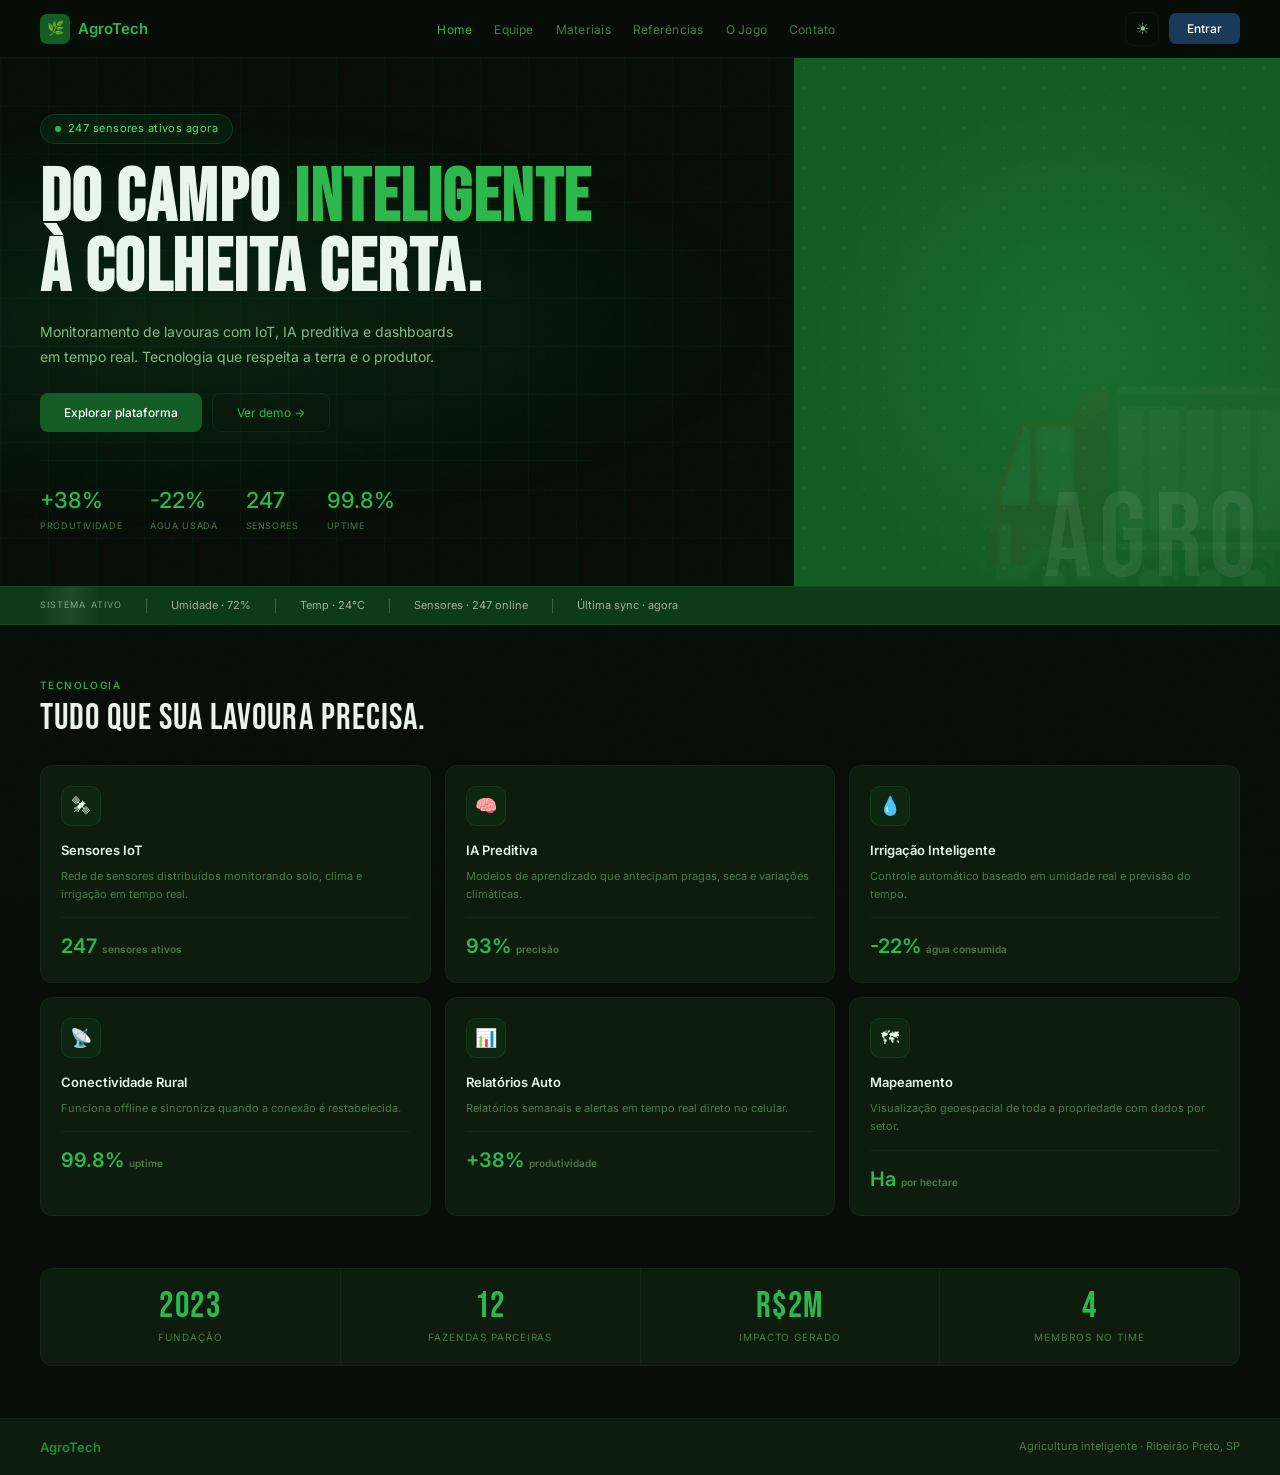
<file: index.html>
<!DOCTYPE html>
<html lang="pt-BR">
<head>
<meta charset="UTF-8">
<meta name="viewport" content="width=device-width, initial-scale=1.0">
<title>AgroTech — Agricultura Inteligente</title>
<link href="https://fonts.googleapis.com/css2?family=Bebas+Neue&family=Inter:wght@300;400;500;600&display=swap" rel="stylesheet">
<link rel="stylesheet" href="css/style.css">
</head>
<body>

<!-- ══════ NAV ══════ -->

<nav>
  <a class="nav-logo" href="index.html">
    <div class="logo-mark">🌿</div>
    AgroTech
  </a>
  <ul class="nav-links">
    <li><a href="index.html" id="nl-home" class="active">Home</a></li>
    <li><a href="equipe.html" id="nl-team">Equipe</a></li>
    <li><a href="produtos.html" id="nl-mat">Materiais</a></li>
    <li><a href="referencias.html" id="nl-refs">Referências</a></li>
    <li><a href="jogo.html" id="nl-game">O Jogo</a></li>
    <li><a href="contato.html" id="nl-contato">Contato</a></li>
  </ul>
  <div class="nav-right">
    <button class="theme-toggle" onclick="toggleTheme()" title="Alternar tema">☀</button>
    <button class="nav-cta" onclick="openLogin()">Entrar</button>
    <button class="hamburger" onclick="toggleMenu()" aria-label="Menu">
      <span></span><span></span><span></span>
    </button>
  </div>
</nav>

<!-- mobile menu -->
<div class="mobile-menu" id="mobileMenu">
  <a href="index.html">Home</a>
  <a href="equipe.html">Equipe</a>
  <a href="produtos.html">Materiais</a>
  <a href="referencias.html">Referências</a>
  <a href="jogo.html">O Jogo</a>
  <a href="contato.html">Contato</a>
  <div class="mobile-menu-footer">
    <button class="nav-cta" style="flex:1;" onclick="closeMenu();openLogin()">Entrar</button>
  </div>
</div>

<!-- ══════ LOGIN MODAL ══════ -->
<div class="login-overlay" id="loginOverlay" onclick="if(event.target===this)closeLogin()">
  <div class="login-modal" role="dialog" aria-modal="true" aria-labelledby="loginTitle">
    <button class="login-close" onclick="closeLogin()" aria-label="Fechar">✕</button>
    <div class="login-badge"><div class="badge-dot"></div> Acesso à plataforma</div>
    <div class="login-title" id="loginTitle">Entrar</div>
    <p class="login-sub">Acesse o painel AgroTech para acompanhar seus sensores e relatórios.</p>

    <form id="loginForm" onsubmit="return handleLoginSubmit(event)">
      <div class="field">
        <label for="loginEmail">E-mail</label>
        <input type="email" id="loginEmail" name="email" placeholder="seu@email.com" required>
      </div>
      <div class="field">
        <label for="loginPassword">Senha</label>
        <input type="password" id="loginPassword" name="password" placeholder="••••••••" required>
      </div>
      <div class="login-row">
        <label class="login-check">
          <input type="checkbox" name="remember"> Lembrar de mim
        </label>
        <a href="#" class="login-forgot" onclick="return false;">Esqueceu a senha?</a>
      </div>
      <button type="submit" class="submit-btn">Entrar →</button>
      <div class="login-error" id="loginError">E-mail ou senha inválidos.</div>
    </form>

    <div class="login-divider"><span>ou</span></div>
    <p class="login-signup">Ainda não tem conta? <a href="#" onclick="return false;">Criar conta</a></p>
  </div>
</div>
<div class="page active" id="page-home">

  <section class="hero" id="hero-home">
    <div class="hero-grid"></div>
    <div class="hero-glow"></div>
    <div class="hero-right-panel"><div class="hero-rp-text">AGRO</div></div>
    <div class="hero-bg-truck">🚛</div>
    <div class="hero-content">
      <div class="hero-badge"><div class="badge-dot"></div> 247 sensores ativos agora</div>
      <h1>Do campo <span class="hl">inteligente</span><br>à colheita certa.</h1>
      <p class="hero-sub">Monitoramento de lavouras com IoT, IA preditiva e dashboards em tempo real. Tecnologia que respeita a terra e o produtor.</p>
      <div class="hero-ctas">
        <button class="btn-primary" onclick="window.location.href='equipe.html'">Explorar plataforma</button>
        <button class="btn-secondary" onclick="window.location.href='jogo.html'">Ver demo →</button>
      </div>
      <div class="hero-stats-row">
        <div><div class="stat-n">+38%</div><div class="stat-l">Produtividade</div></div>
        <div><div class="stat-n">-22%</div><div class="stat-l">Água usada</div></div>
        <div><div class="stat-n">247</div><div class="stat-l">Sensores</div></div>
        <div><div class="stat-n">99.8%</div><div class="stat-l">Uptime</div></div>
      </div>
    </div>
  </section>

  <div class="scanner-strip">
    <span class="strip-label">Sistema ativo</span>
    <div class="strip-div"></div>
    <span class="strip-item">Umidade · 72%</span>
    <div class="strip-div"></div>
    <span class="strip-item">Temp · 24°C</span>
    <div class="strip-div"></div>
    <span class="strip-item">Sensores · 247 online</span>
    <div class="strip-div"></div>
    <span class="strip-item">Última sync · agora</span>
  </div>

  <div class="home-main">
    <div class="eyebrow">Tecnologia</div>
    <div class="sec-title">Tudo que sua lavoura precisa.</div>

    <div class="features-grid">
      <div class="feat-card">
        <div class="feat-icon">🛰</div>
        <div class="feat-name">Sensores IoT</div>
        <div class="feat-desc">Rede de sensores distribuídos monitorando solo, clima e irrigação em tempo real.</div>
        <div class="feat-metric">247 <span class="feat-metric-label">sensores ativos</span></div>
      </div>
      <div class="feat-card">
        <div class="feat-icon">🧠</div>
        <div class="feat-name">IA Preditiva</div>
        <div class="feat-desc">Modelos de aprendizado que antecipam pragas, seca e variações climáticas.</div>
        <div class="feat-metric">93% <span class="feat-metric-label">precisão</span></div>
      </div>
      <div class="feat-card">
        <div class="feat-icon">💧</div>
        <div class="feat-name">Irrigação Inteligente</div>
        <div class="feat-desc">Controle automático baseado em umidade real e previsão do tempo.</div>
        <div class="feat-metric">-22% <span class="feat-metric-label">água consumida</span></div>
      </div>
      <div class="feat-card">
        <div class="feat-icon">📡</div>
        <div class="feat-name">Conectividade Rural</div>
        <div class="feat-desc">Funciona offline e sincroniza quando a conexão é restabelecida.</div>
        <div class="feat-metric">99.8% <span class="feat-metric-label">uptime</span></div>
      </div>
      <div class="feat-card">
        <div class="feat-icon">📊</div>
        <div class="feat-name">Relatórios Auto</div>
        <div class="feat-desc">Relatórios semanais e alertas em tempo real direto no celular.</div>
        <div class="feat-metric">+38% <span class="feat-metric-label">produtividade</span></div>
      </div>
      <div class="feat-card">
        <div class="feat-icon">🗺</div>
        <div class="feat-name">Mapeamento</div>
        <div class="feat-desc">Visualização geoespacial de toda a propriedade com dados por setor.</div>
        <div class="feat-metric">Ha <span class="feat-metric-label">por hectare</span></div>
      </div>
    </div>

    <div class="stats-bar" style="margin-bottom:52px;">
      <div class="stat-block"><div class="sb-num">2023</div><div class="sb-label">Fundação</div></div>
      <div class="stat-block"><div class="sb-num">12</div><div class="sb-label">Fazendas parceiras</div></div>
      <div class="stat-block"><div class="sb-num">R$2M</div><div class="sb-label">Impacto gerado</div></div>
      <div class="stat-block"><div class="sb-num">4</div><div class="sb-label">Membros no time</div></div>
    </div>
  </div>

  <footer>
    <span class="footer-logo">AgroTech</span>
    <span class="footer-text">Agricultura inteligente · Ribeirão Preto, SP</span>
  </footer>
</div>

<script src="js/main.js"></script>
</body>
</html>
</file>
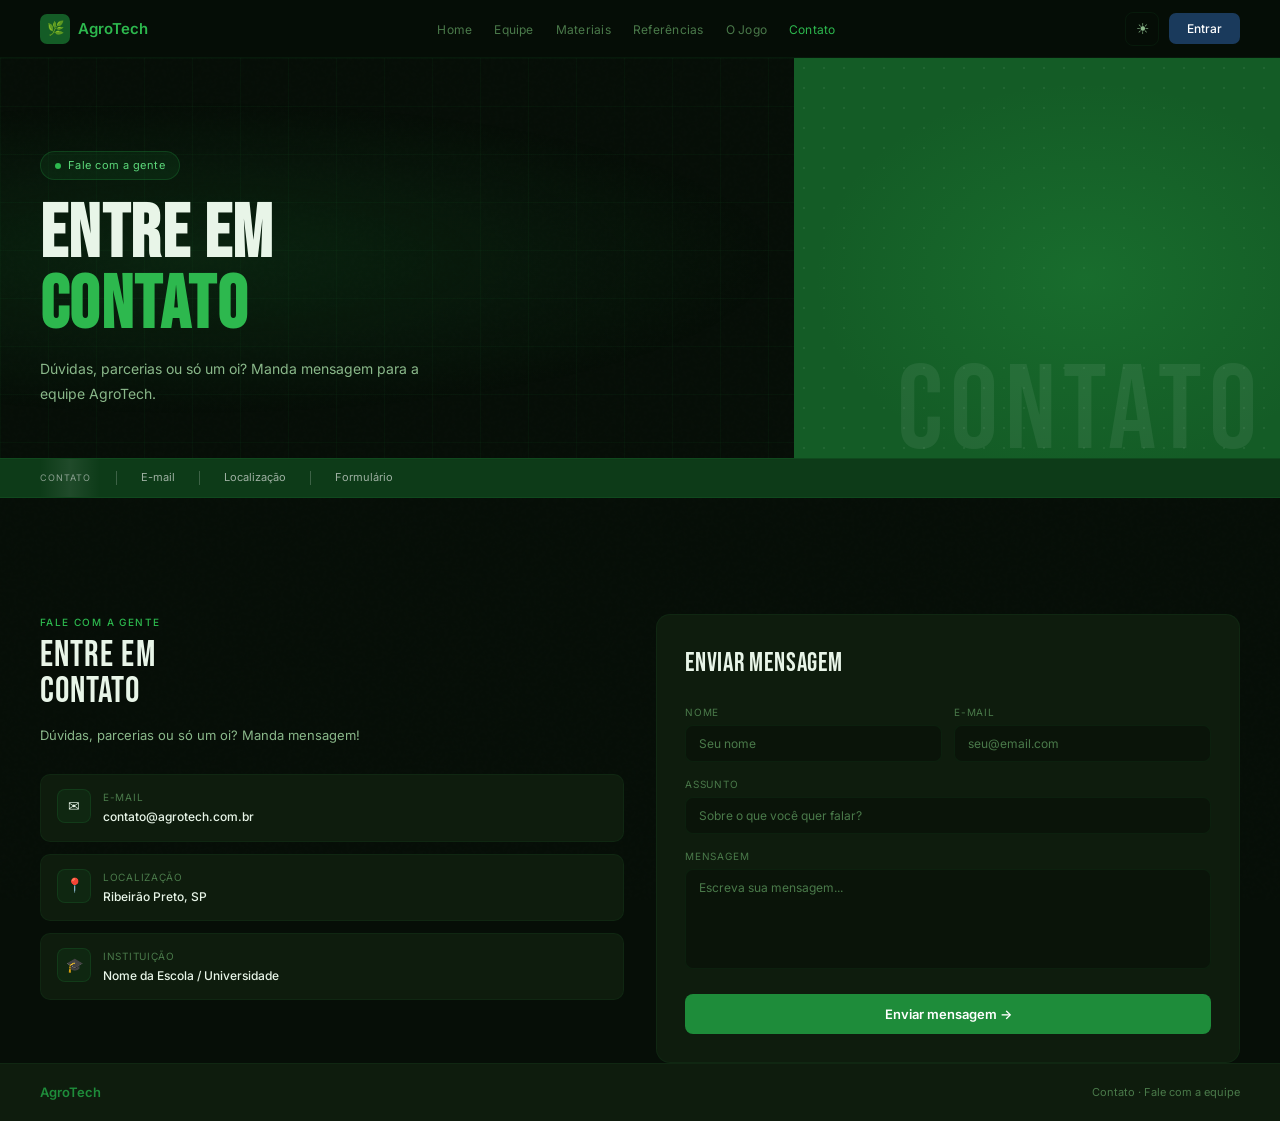
<file: contato.html>
<!DOCTYPE html>
<html lang="pt-BR">
<head>
<meta charset="UTF-8">
<meta name="viewport" content="width=device-width, initial-scale=1.0">
<title>Contato — AgroTech</title>
<link href="https://fonts.googleapis.com/css2?family=Bebas+Neue&family=Inter:wght@300;400;500;600&display=swap" rel="stylesheet">
<link rel="stylesheet" href="css/style.css">
<link rel="stylesheet" href="css/contato.css">
</head>
<body>

<!-- ══════ NAV ══════ -->

<nav>
  <a class="nav-logo" href="index.html">
    <div class="logo-mark">🌿</div>
    AgroTech
  </a>
  <ul class="nav-links">
    <li><a href="index.html" id="nl-home">Home</a></li>
    <li><a href="equipe.html" id="nl-team">Equipe</a></li>
    <li><a href="produtos.html" id="nl-mat">Materiais</a></li>
    <li><a href="referencias.html" id="nl-refs">Referências</a></li>
    <li><a href="jogo.html" id="nl-game">O Jogo</a></li>
    <li><a href="contato.html" id="nl-contato" class="active">Contato</a></li>
  </ul>
  <div class="nav-right">
    <button class="theme-toggle" onclick="toggleTheme()" title="Alternar tema">☀</button>
    <button class="nav-cta" onclick="openLogin()">Entrar</button>
    <button class="hamburger" onclick="toggleMenu()" aria-label="Menu">
      <span></span><span></span><span></span>
    </button>
  </div>
</nav>

<!-- mobile menu -->
<div class="mobile-menu" id="mobileMenu">
  <a href="index.html">Home</a>
  <a href="equipe.html">Equipe</a>
  <a href="produtos.html">Materiais</a>
  <a href="referencias.html">Referências</a>
  <a href="jogo.html">O Jogo</a>
  <a href="contato.html">Contato</a>
  <div class="mobile-menu-footer">
    <button class="nav-cta" style="flex:1;" onclick="closeMenu();openLogin()">Entrar</button>
  </div>
</div>

<!-- ══════ LOGIN MODAL ══════ -->
<div class="login-overlay" id="loginOverlay" onclick="if(event.target===this)closeLogin()">
  <div class="login-modal" role="dialog" aria-modal="true" aria-labelledby="loginTitle">
    <button class="login-close" onclick="closeLogin()" aria-label="Fechar">✕</button>
    <div class="login-badge"><div class="badge-dot"></div> Acesso à plataforma</div>
    <div class="login-title" id="loginTitle">Entrar</div>
    <p class="login-sub">Acesse o painel AgroTech para acompanhar seus sensores e relatórios.</p>

    <form id="loginForm" onsubmit="return handleLoginSubmit(event)">
      <div class="field">
        <label for="loginEmail">E-mail</label>
        <input type="email" id="loginEmail" name="email" placeholder="seu@email.com" required>
      </div>
      <div class="field">
        <label for="loginPassword">Senha</label>
        <input type="password" id="loginPassword" name="password" placeholder="••••••••" required>
      </div>
      <div class="login-row">
        <label class="login-check">
          <input type="checkbox" name="remember"> Lembrar de mim
        </label>
        <a href="#" class="login-forgot" onclick="return false;">Esqueceu a senha?</a>
      </div>
      <button type="submit" class="submit-btn">Entrar →</button>
      <div class="login-error" id="loginError">E-mail ou senha inválidos.</div>
    </form>

    <div class="login-divider"><span>ou</span></div>
    <p class="login-signup">Ainda não tem conta? <a href="#" onclick="return false;">Criar conta</a></p>
  </div>
</div>
<div class="page active" id="page-contato">

  <section class="hero">
    <div class="hero-grid"></div>
    <div class="hero-glow"></div>
    <div class="hero-right-panel"><div class="hero-rp-text">CONTATO</div></div>
    <div class="hero-content">
      <div class="hero-badge"><div class="badge-dot"></div> Fale com a gente</div>
      <h1>Entre em<br><span class="hl">Contato</span></h1>
      <p class="hero-sub">Dúvidas, parcerias ou só um oi? Manda mensagem para a equipe AgroTech.</p>
    </div>
  </section>

  <div class="scanner-strip">
    <span class="strip-label">Contato</span>
    <div class="strip-div"></div><span class="strip-item">E-mail</span>
    <div class="strip-div"></div><span class="strip-item">Localização</span>
    <div class="strip-div"></div><span class="strip-item">Formulário</span>
  </div>

  <div class="team-main">
    <!-- contact -->
    <div class="team-contact" style="margin-top:64px;">
      <div>
        <div class="eyebrow">Fale com a gente</div>
        <div class="contact-info-title">Entre em<br>Contato</div>
        <p class="contact-info-sub">Dúvidas, parcerias ou só um oi? Manda mensagem!</p>
        <div class="contact-items-list">
          <div class="contact-item"><div class="ci-icon">✉</div><div><div class="ci-label">E-mail</div><div class="ci-value">contato@agrotech.com.br</div></div></div>
          <div class="contact-item"><div class="ci-icon">📍</div><div><div class="ci-label">Localização</div><div class="ci-value">Ribeirão Preto, SP</div></div></div>
          <div class="contact-item"><div class="ci-icon">🎓</div><div><div class="ci-label">Instituição</div><div class="ci-value">Nome da Escola / Universidade</div></div></div>
        </div>
      </div>
      <div class="form-wrap">
        <div class="form-title">Enviar Mensagem</div>
        <div class="field-row">
          <div class="field"><label>Nome</label><input type="text" placeholder="Seu nome"></div>
          <div class="field"><label>E-mail</label><input type="email" placeholder="seu@email.com"></div>
        </div>
        <div class="field"><label>Assunto</label><input type="text" placeholder="Sobre o que você quer falar?"></div>
        <div class="field"><label>Mensagem</label><textarea placeholder="Escreva sua mensagem..."></textarea></div>
        <button class="submit-btn" onclick="formSuccess(this)">Enviar mensagem →</button>
        <div class="form-success" id="fs-team">✅ Mensagem enviada! Entraremos em contato em breve.</div>
      </div>
    </div>

  </div>

  <footer><span class="footer-logo">AgroTech</span><span class="footer-text">Contato · Fale com a equipe</span></footer>
</div>

<script src="js/main.js"></script>
<script src="js/contato.js"></script>
</body>
</html>
</file>
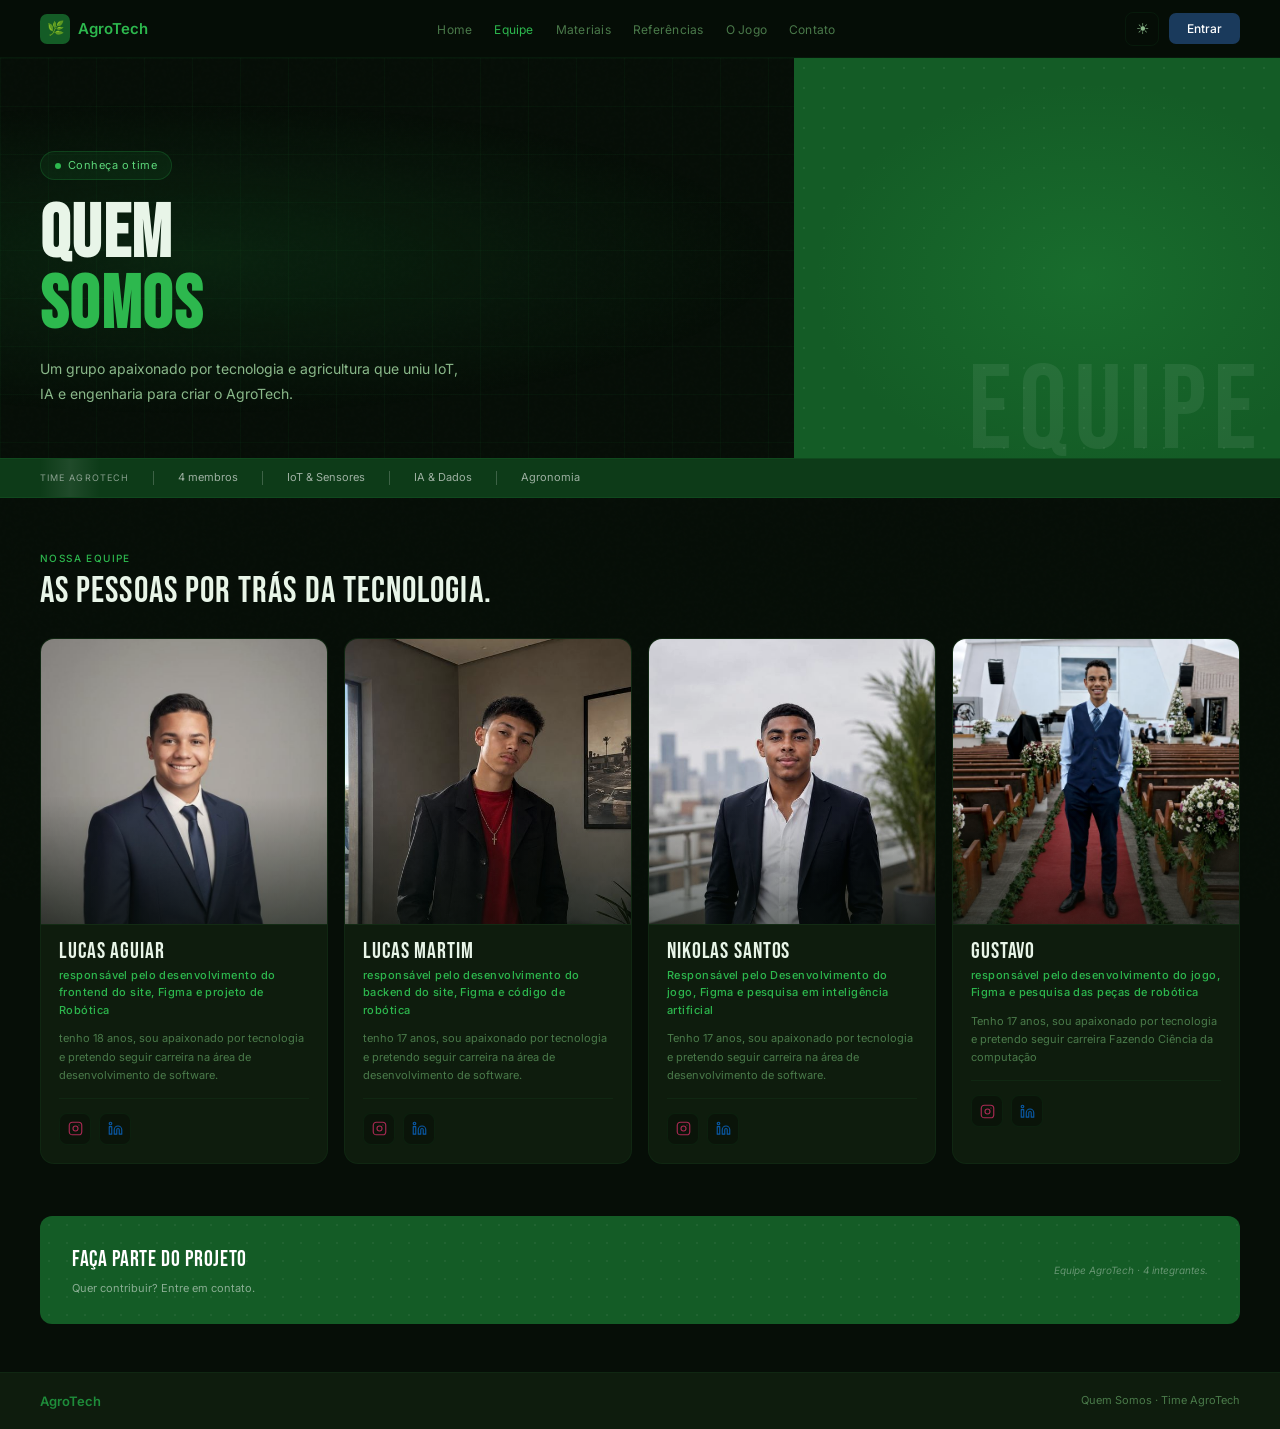
<file: equipe.html>
<!DOCTYPE html>
<html lang="pt-BR">
<head>
<meta charset="UTF-8">
<meta name="viewport" content="width=device-width, initial-scale=1.0">
<title>Equipe — AgroTech</title>
<link href="https://fonts.googleapis.com/css2?family=Bebas+Neue&family=Inter:wght@300;400;500;600&display=swap" rel="stylesheet">
<link rel="stylesheet" href="css/style.css">
<link rel="stylesheet" href="css/equipe.css">
</head>
<body>

<!-- ══════ NAV ══════ -->

<nav>
  <a class="nav-logo" href="index.html">
    <div class="logo-mark">🌿</div>
    AgroTech
  </a>
  <ul class="nav-links">
    <li><a href="index.html" id="nl-home">Home</a></li>
    <li><a href="equipe.html" id="nl-team" class="active">Equipe</a></li>
    <li><a href="produtos.html" id="nl-mat">Materiais</a></li>
    <li><a href="referencias.html" id="nl-refs">Referências</a></li>
    <li><a href="jogo.html" id="nl-game">O Jogo</a></li>
    <li><a href="contato.html" id="nl-contato">Contato</a></li>
  </ul>
  <div class="nav-right">
    <button class="theme-toggle" onclick="toggleTheme()" title="Alternar tema">☀</button>
    <button class="nav-cta" onclick="openLogin()">Entrar</button>
    <button class="hamburger" onclick="toggleMenu()" aria-label="Menu">
      <span></span><span></span><span></span>
    </button>
  </div>
</nav>

<!-- mobile menu -->
<div class="mobile-menu" id="mobileMenu">
  <a href="index.html">Home</a>
  <a href="equipe.html">Equipe</a>
  <a href="produtos.html">Materiais</a>
  <a href="referencias.html">Referências</a>
  <a href="jogo.html">O Jogo</a>
  <a href="contato.html">Contato</a>
  <div class="mobile-menu-footer">
    <button class="nav-cta" style="flex:1;" onclick="closeMenu();openLogin()">Entrar</button>
  </div>
</div>

<!-- ══════ LOGIN MODAL ══════ -->
<div class="login-overlay" id="loginOverlay" onclick="if(event.target===this)closeLogin()">
  <div class="login-modal" role="dialog" aria-modal="true" aria-labelledby="loginTitle">
    <button class="login-close" onclick="closeLogin()" aria-label="Fechar">✕</button>
    <div class="login-badge"><div class="badge-dot"></div> Acesso à plataforma</div>
    <div class="login-title" id="loginTitle">Entrar</div>
    <p class="login-sub">Acesse o painel AgroTech para acompanhar seus sensores e relatórios.</p>

    <form id="loginForm" onsubmit="return handleLoginSubmit(event)">
      <div class="field">
        <label for="loginEmail">E-mail</label>
        <input type="email" id="loginEmail" name="email" placeholder="seu@email.com" required>
      </div>
      <div class="field">
        <label for="loginPassword">Senha</label>
        <input type="password" id="loginPassword" name="password" placeholder="••••••••" required>
      </div>
      <div class="login-row">
        <label class="login-check">
          <input type="checkbox" name="remember"> Lembrar de mim
        </label>
        <a href="#" class="login-forgot" onclick="return false;">Esqueceu a senha?</a>
      </div>
      <button type="submit" class="submit-btn">Entrar →</button>
      <div class="login-error" id="loginError">E-mail ou senha inválidos.</div>
    </form>

    <div class="login-divider"><span>ou</span></div>
    <p class="login-signup">Ainda não tem conta? <a href="#" onclick="return false;">Criar conta</a></p>
  </div>
</div>
<div class="page active" id="page-team">

  <section class="hero">
    <div class="hero-grid"></div>
    <div class="hero-glow"></div>
    <div class="hero-right-panel"><div class="hero-rp-text">EQUIPE</div></div>
    <div class="hero-content">
      <div class="hero-badge"><div class="badge-dot"></div> Conheça o time</div>
      <h1>Quem<br><span class="hl">Somos</span></h1>
      <p class="hero-sub">Um grupo apaixonado por tecnologia e agricultura que uniu IoT, IA e engenharia para criar o AgroTech.</p>
    </div>
  </section>

  <div class="scanner-strip">
    <span class="strip-label">Time AgroTech</span>
    <div class="strip-div"></div><span class="strip-item">4 membros</span>
    <div class="strip-div"></div><span class="strip-item">IoT & Sensores</span>
    <div class="strip-div"></div><span class="strip-item">IA & Dados</span>
    <div class="strip-div"></div><span class="strip-item">Agronomia</span>
  </div>

  <div class="team-main">
    <div class="eyebrow">Nossa equipe</div>
    <div class="sec-title">As pessoas por trás da tecnologia.</div>

    <div class="team-grid">
      <div class="member-card">
        <div class="member-photo">
          <img class="photo-img" src="[data-uri]" alt="Lucas Aguiar">
        </div>
        <div class="member-info">
          <div class="member-name">Lucas Aguiar</div>
          <div class="member-role">responsável pelo desenvolvimento do frontend do site, Figma e projeto de Robótica</div>
          <div class="member-desc">tenho 18 anos, sou apaixonado por tecnologia e pretendo seguir carreira na área de desenvolvimento de software.</div>
          <div class="member-divider"></div>
          <div class="member-socials">
            <a href="https://www.instagram.com/luc.aguiar08/" class="social-btn ig" title="Instagram">
              <svg viewBox="0 0 24 24" fill="none" stroke="rgba(225,48,108,.75)" stroke-width="1.8" stroke-linecap="round" stroke-linejoin="round"><rect x="2" y="2" width="20" height="20" rx="5"/><circle cx="12" cy="12" r="4"/><circle cx="17.5" cy="6.5" r=".8" fill="rgba(225,48,108,.75)" stroke="none"/></svg>
            </a>
            <a href="#" class="social-btn li" title="LinkedIn">
              <svg viewBox="0 0 24 24" fill="none" stroke="rgba(10,102,194,.85)" stroke-width="1.8" stroke-linecap="round" stroke-linejoin="round"><path d="M16 8a6 6 0 0 1 6 6v7h-4v-7a2 2 0 0 0-4 0v7H10v-7a6 6 0 0 1 6-6z"/><rect x="2" y="9" width="4" height="12"/><circle cx="4" cy="4" r="2"/></svg>
            </a>
          </div>
        </div>
      </div>

      <div class="member-card">
        <div class="member-photo">
          <img class="photo-img" src="[data-uri]" alt="Lucas Martim">
        </div>
        <div class="member-info">
          <div class="member-name">Lucas Martim</div><div class="member-role">responsável pelo desenvolvimento do backend do site, Figma e código de robótica</div>
          <div class="member-desc">tenho 17 anos, sou apaixonado por tecnologia e pretendo seguir carreira na área de desenvolvimento de software.</div>
          <div class="member-divider"></div>
          <div class="member-socials">
            <a href="https://www.instagram.com/lk_martimz/" class="social-btn ig"><svg viewBox="0 0 24 24" fill="none" stroke="rgba(225,48,108,.75)" stroke-width="1.8" stroke-linecap="round" stroke-linejoin="round"><rect x="2" y="2" width="20" height="20" rx="5"/><circle cx="12" cy="12" r="4"/><circle cx="17.5" cy="6.5" r=".8" fill="rgba(225,48,108,.75)" stroke="none"/></svg></a>
            <a href="#" class="social-btn li"><svg viewBox="0 0 24 24" fill="none" stroke="rgba(10,102,194,.85)" stroke-width="1.8" stroke-linecap="round" stroke-linejoin="round"><path d="M16 8a6 6 0 0 1 6 6v7h-4v-7a2 2 0 0 0-4 0v7H10v-7a6 6 0 0 1 6-6z"/><rect x="2" y="9" width="4" height="12"/><circle cx="4" cy="4" r="2"/></svg></a>
          </div>
        </div>
      </div>

      <div class="member-card">
        <div class="member-photo">
          <img class="photo-img" src="[data-uri]" alt="Nikolas Santos">
        </div>
        <div class="member-info">
          <div class="member-name">Nikolas Santos</div><div class="member-role">Responsável pelo Desenvolvimento do jogo, Figma e pesquisa em inteligência artificial</div>
          <div class="member-desc">Tenho 17 anos, sou apaixonado por tecnologia e pretendo seguir carreira na área de desenvolvimento de software.</div>
          <div class="member-divider"></div>
          <div class="member-socials">
            <a href="https://www.instagram.com/nikolas.stt/" class="social-btn ig"><svg viewBox="0 0 24 24" fill="none" stroke="rgba(225,48,108,.75)" stroke-width="1.8" stroke-linecap="round" stroke-linejoin="round"><rect x="2" y="2" width="20" height="20" rx="5"/><circle cx="12" cy="12" r="4"/><circle cx="17.5" cy="6.5" r=".8" fill="rgba(225,48,108,.75)" stroke="none"/></svg></a>
            <a href="#" class="social-btn li"><svg viewBox="0 0 24 24" fill="none" stroke="rgba(10,102,194,.85)" stroke-width="1.8" stroke-linecap="round" stroke-linejoin="round"><path d="M16 8a6 6 0 0 1 6 6v7h-4v-7a2 2 0 0 0-4 0v7H10v-7a6 6 0 0 1 6-6z"/><rect x="2" y="9" width="4" height="12"/><circle cx="4" cy="4" r="2"/></svg></a>
          </div>
        </div>
      </div>

      <div class="member-card">
        <div class="member-photo">
          <img class="photo-img" src="[data-uri]" alt="Gustavo">
        </div>
        <div class="member-info">
          <div class="member-name">Gustavo</div><div class="member-role">responsável pelo desenvolvimento do jogo, Figma e pesquisa das peças de robótica</div>
          <div class="member-desc">Tenho 17 anos, sou apaixonado por tecnologia e pretendo seguir carreira Fazendo Ciência da computação</div>
          <div class="member-divider"></div>
          <div class="member-socials">
            <a href="https://www.instagram.com/gssilva_silva/" class="social-btn ig"><svg viewBox="0 0 24 24" fill="none" stroke="rgba(225,48,108,.75)" stroke-width="1.8" stroke-linecap="round" stroke-linejoin="round"><rect x="2" y="2" width="20" height="20" rx="5"/><circle cx="12" cy="12" r="4"/><circle cx="17.5" cy="6.5" r=".8" fill="rgba(225,48,108,.75)" stroke="none"/></svg></a>
            <a href="#" class="social-btn li"><svg viewBox="0 0 24 24" fill="none" stroke="rgba(10,102,194,.85)" stroke-width="1.8" stroke-linecap="round" stroke-linejoin="round"><path d="M16 8a6 6 0 0 1 6 6v7h-4v-7a2 2 0 0 0-4 0v7H10v-7a6 6 0 0 1 6-6z"/><rect x="2" y="9" width="4" height="12"/><circle cx="4" cy="4" r="2"/></svg></a>
          </div>
        </div>
      </div>
    </div>


    <div class="page-end" style="margin-top:52px;">
      <div><div class="pe-h">Faça parte do projeto</div><div class="pe-sub">Quer contribuir? Entre em contato.</div></div>
      <div class="pe-note">Equipe AgroTech · 4 integrantes.</div>
    </div>

  </div>
  <footer><span class="footer-logo">AgroTech</span><span class="footer-text">Quem Somos · Time AgroTech</span></footer>
</div>

<script src="js/main.js"></script>
<script src="js/equipe.js"></script>
</body>
</html>
</file>
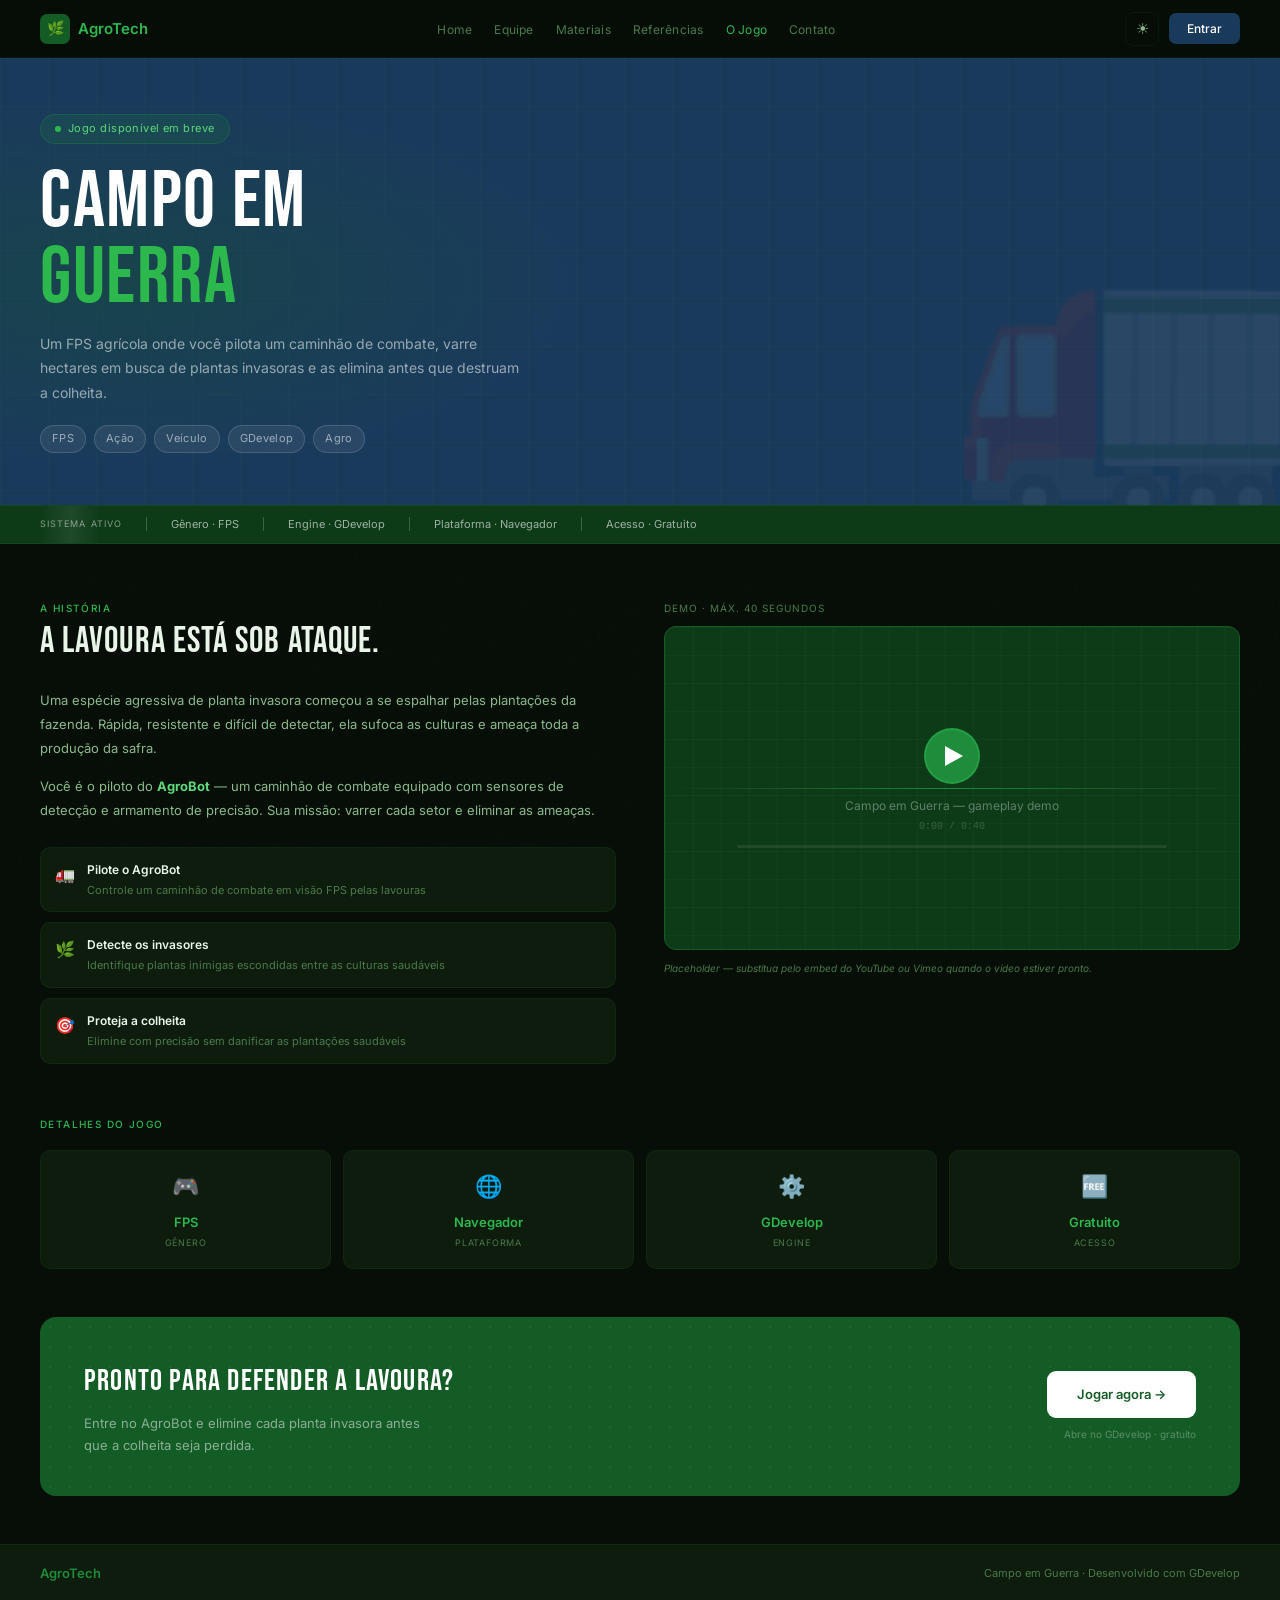
<file: jogo.html>
<!DOCTYPE html>
<html lang="pt-BR">
<head>
<meta charset="UTF-8">
<meta name="viewport" content="width=device-width, initial-scale=1.0">
<title>O Jogo — Campo em Guerra — AgroTech</title>
<link href="https://fonts.googleapis.com/css2?family=Bebas+Neue&family=Inter:wght@300;400;500;600&display=swap" rel="stylesheet">
<link rel="stylesheet" href="css/style.css">
<link rel="stylesheet" href="css/jogo.css">
</head>
<body>

<!-- ══════ NAV ══════ -->

<nav>
  <a class="nav-logo" href="index.html">
    <div class="logo-mark">🌿</div>
    AgroTech
  </a>
  <ul class="nav-links">
    <li><a href="index.html" id="nl-home">Home</a></li>
    <li><a href="equipe.html" id="nl-team">Equipe</a></li>
    <li><a href="produtos.html" id="nl-mat">Materiais</a></li>
    <li><a href="referencias.html" id="nl-refs">Referências</a></li>
    <li><a href="jogo.html" id="nl-game" class="active">O Jogo</a></li>
    <li><a href="contato.html" id="nl-contato">Contato</a></li>
  </ul>
  <div class="nav-right">
    <button class="theme-toggle" onclick="toggleTheme()" title="Alternar tema">☀</button>
    <button class="nav-cta" onclick="openLogin()">Entrar</button>
    <button class="hamburger" onclick="toggleMenu()" aria-label="Menu">
      <span></span><span></span><span></span>
    </button>
  </div>
</nav>

<!-- mobile menu -->
<div class="mobile-menu" id="mobileMenu">
  <a href="index.html">Home</a>
  <a href="equipe.html">Equipe</a>
  <a href="produtos.html">Materiais</a>
  <a href="referencias.html">Referências</a>
  <a href="jogo.html">O Jogo</a>
  <a href="contato.html">Contato</a>
  <div class="mobile-menu-footer">
    <button class="nav-cta" style="flex:1;" onclick="closeMenu();openLogin()">Entrar</button>
  </div>
</div>

<!-- ══════ LOGIN MODAL ══════ -->
<div class="login-overlay" id="loginOverlay" onclick="if(event.target===this)closeLogin()">
  <div class="login-modal" role="dialog" aria-modal="true" aria-labelledby="loginTitle">
    <button class="login-close" onclick="closeLogin()" aria-label="Fechar">✕</button>
    <div class="login-badge"><div class="badge-dot"></div> Acesso à plataforma</div>
    <div class="login-title" id="loginTitle">Entrar</div>
    <p class="login-sub">Acesse o painel AgroTech para acompanhar seus sensores e relatórios.</p>

    <form id="loginForm" onsubmit="return handleLoginSubmit(event)">
      <div class="field">
        <label for="loginEmail">E-mail</label>
        <input type="email" id="loginEmail" name="email" placeholder="seu@email.com" required>
      </div>
      <div class="field">
        <label for="loginPassword">Senha</label>
        <input type="password" id="loginPassword" name="password" placeholder="••••••••" required>
      </div>
      <div class="login-row">
        <label class="login-check">
          <input type="checkbox" name="remember"> Lembrar de mim
        </label>
        <a href="#" class="login-forgot" onclick="return false;">Esqueceu a senha?</a>
      </div>
      <button type="submit" class="submit-btn">Entrar →</button>
      <div class="login-error" id="loginError">E-mail ou senha inválidos.</div>
    </form>

    <div class="login-divider"><span>ou</span></div>
    <p class="login-signup">Ainda não tem conta? <a href="#" onclick="return false;">Criar conta</a></p>
  </div>
</div>
<div class="page active" id="page-game">

  <div class="game-main">
    <div class="game-hero">
      <div class="game-bg-truck">🚛</div>
      <div class="game-content">
        <div class="game-badge"><div class="badge-dot"></div> Jogo disponível em breve</div>
        <div class="game-h1">Campo em<br><span class="hl">Guerra</span></div>
        <p class="game-sub">Um FPS agrícola onde você pilota um caminhão de combate, varre hectares em busca de plantas invasoras e as elimina antes que destruam a colheita.</p>
        <div class="game-tags">
          <span class="g-tag">FPS</span><span class="g-tag">Ação</span>
          <span class="g-tag">Veículo</span><span class="g-tag">GDevelop</span><span class="g-tag">Agro</span>
        </div>
      </div>
    </div>

    <div class="scanner-strip">
      <span class="strip-label">Sistema ativo</span>
      <div class="strip-div"></div><span class="strip-item">Gênero · FPS</span>
      <div class="strip-div"></div><span class="strip-item">Engine · GDevelop</span>
      <div class="strip-div"></div><span class="strip-item">Plataforma · Navegador</span>
      <div class="strip-div"></div><span class="strip-item">Acesso · Gratuito</span>
    </div>

    <div class="game-story">
      <div>
        <div class="eyebrow">A história</div>
        <div class="sec-title">A lavoura está sob ataque.</div>
        <p class="story-p">Uma espécie agressiva de planta invasora começou a se espalhar pelas plantações da fazenda. Rápida, resistente e difícil de detectar, ela sufoca as culturas e ameaça toda a produção da safra.</p>
        <p class="story-p">Você é o piloto do <strong style="color:var(--green5)">AgroBot</strong> — um caminhão de combate equipado com sensores de detecção e armamento de precisão. Sua missão: varrer cada setor e eliminar as ameaças.</p>
        <div class="mech-list">
          <div class="mech-item"><span class="mech-icon">🚛</span><div><div class="mech-title">Pilote o AgroBot</div><div class="mech-desc">Controle um caminhão de combate em visão FPS pelas lavouras</div></div></div>
          <div class="mech-item"><span class="mech-icon">🌿</span><div><div class="mech-title">Detecte os invasores</div><div class="mech-desc">Identifique plantas inimigas escondidas entre as culturas saudáveis</div></div></div>
          <div class="mech-item"><span class="mech-icon">🎯</span><div><div class="mech-title">Proteja a colheita</div><div class="mech-desc">Elimine com precisão sem danificar as plantações saudáveis</div></div></div>
        </div>
      </div>
      <div>
        <p class="video-label">Demo · máx. 40 segundos</p>
        <div class="video-wrap" onclick="startVideo(this)">
          <div class="video-scan"></div>
          <div class="play-btn"><div class="play-tri"></div></div>
          <div class="video-caption">Campo em Guerra — gameplay demo</div>
          <div class="video-timer">0:00 / 0:40</div>
          <div class="video-progress"><div class="vp-fill"></div></div>
        </div>
        <p class="video-note">Placeholder — substitua pelo embed do YouTube ou Vimeo quando o vídeo estiver pronto.</p>
      </div>
    </div>

    <div class="game-specs p-main">
      <div class="eyebrow">Detalhes do jogo</div>
      <div class="specs-grid" style="margin-bottom:0;">
        <div class="spec-card"><div class="spec-icon">🎮</div><div class="spec-val">FPS</div><div class="spec-label">Gênero</div></div>
        <div class="spec-card"><div class="spec-icon">🌐</div><div class="spec-val">Navegador</div><div class="spec-label">Plataforma</div></div>
        <div class="spec-card"><div class="spec-icon">⚙️</div><div class="spec-val">GDevelop</div><div class="spec-label">Engine</div></div>
        <div class="spec-card"><div class="spec-icon">🆓</div><div class="spec-val">Gratuito</div><div class="spec-label">Acesso</div></div>
      </div>
    </div>

    <div class="game-cta-section">
      <div class="cta-content">
        <div class="cta-h">Pronto para defender a lavoura?</div>
        <p class="cta-sub">Entre no AgroBot e elimine cada planta invasora antes que a colheita seja perdida.</p>
      </div>
      <div class="cta-actions">
        <a href="#" class="play-now">Jogar agora →</a>
        <span class="cta-note">Abre no GDevelop · gratuito</span>
      </div>
    </div>
  </div>

  <footer style="margin-top:48px;"><span class="footer-logo">AgroTech</span><span class="footer-text">Campo em Guerra · Desenvolvido com GDevelop</span></footer>
</div>

<script src="js/main.js"></script>
<script src="js/jogo.js"></script>
</body>
</html>
</file>
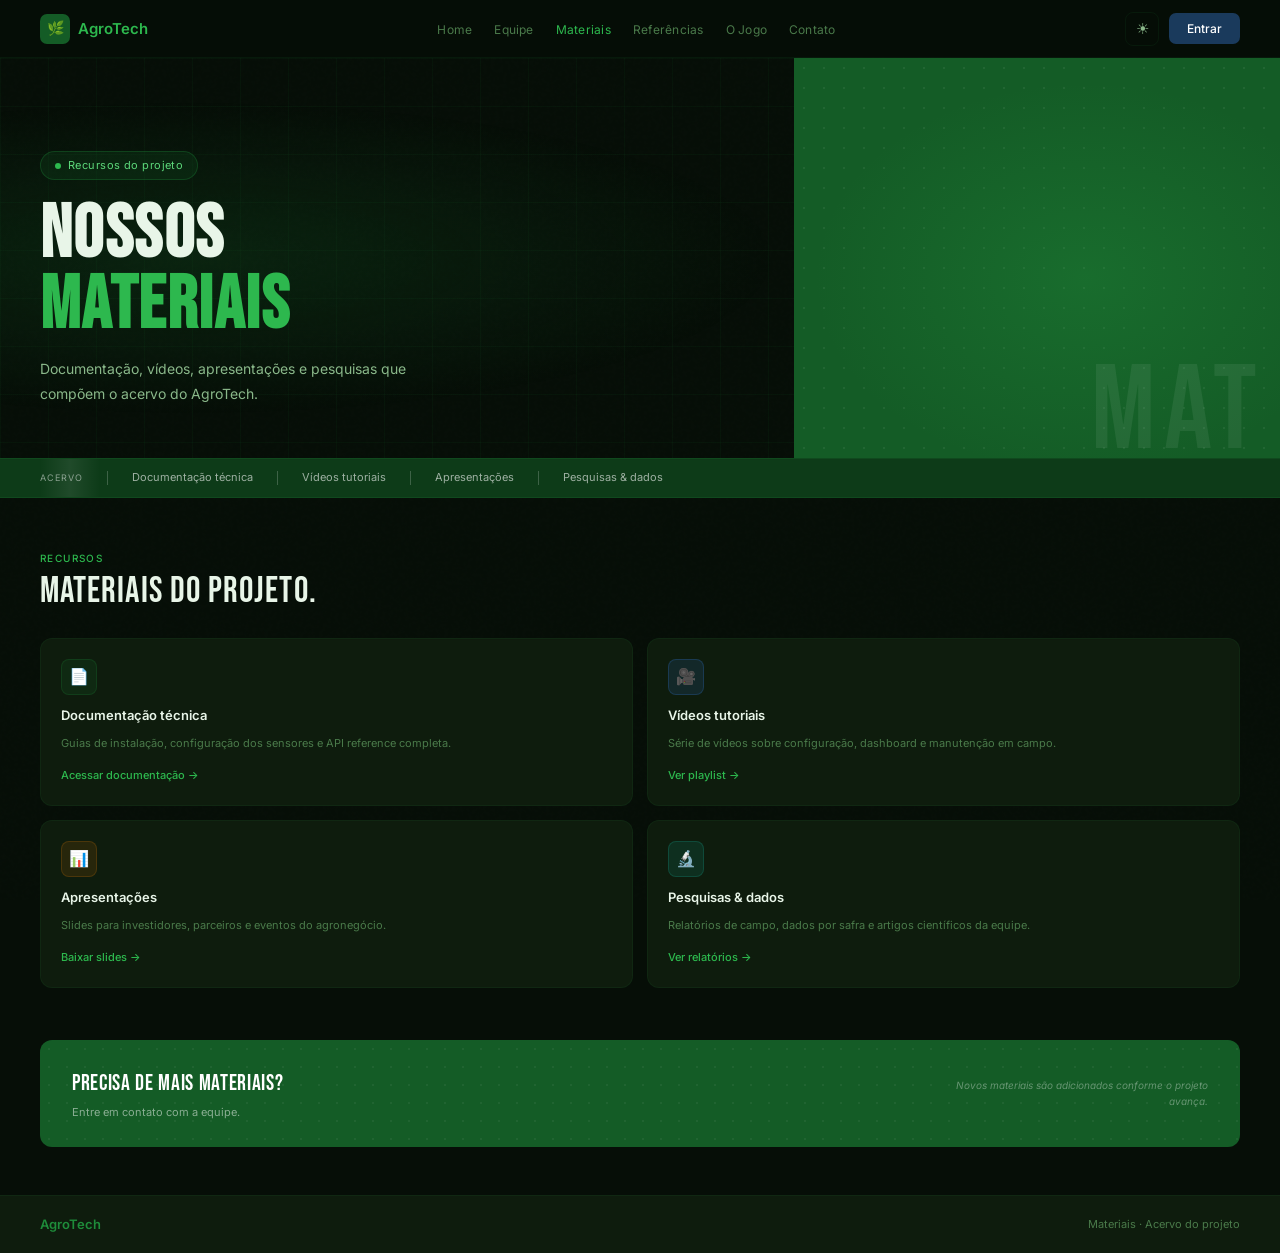
<file: produtos.html>
<!DOCTYPE html>
<html lang="pt-BR">
<head>
<meta charset="UTF-8">
<meta name="viewport" content="width=device-width, initial-scale=1.0">
<title>Materiais — AgroTech</title>
<link href="https://fonts.googleapis.com/css2?family=Bebas+Neue&family=Inter:wght@300;400;500;600&display=swap" rel="stylesheet">
<link rel="stylesheet" href="css/style.css">
<link rel="stylesheet" href="css/produtos.css">
</head>
<body>

<!-- ══════ NAV ══════ -->

<nav>
  <a class="nav-logo" href="index.html">
    <div class="logo-mark">🌿</div>
    AgroTech
  </a>
  <ul class="nav-links">
    <li><a href="index.html" id="nl-home">Home</a></li>
    <li><a href="equipe.html" id="nl-team">Equipe</a></li>
    <li><a href="produtos.html" id="nl-mat" class="active">Materiais</a></li>
    <li><a href="referencias.html" id="nl-refs">Referências</a></li>
    <li><a href="jogo.html" id="nl-game">O Jogo</a></li>
    <li><a href="contato.html" id="nl-contato">Contato</a></li>
  </ul>
  <div class="nav-right">
    <button class="theme-toggle" onclick="toggleTheme()" title="Alternar tema">☀</button>
    <button class="nav-cta" onclick="openLogin()">Entrar</button>
    <button class="hamburger" onclick="toggleMenu()" aria-label="Menu">
      <span></span><span></span><span></span>
    </button>
  </div>
</nav>

<!-- mobile menu -->
<div class="mobile-menu" id="mobileMenu">
  <a href="index.html">Home</a>
  <a href="equipe.html">Equipe</a>
  <a href="produtos.html">Materiais</a>
  <a href="referencias.html">Referências</a>
  <a href="jogo.html">O Jogo</a>
  <a href="contato.html">Contato</a>
  <div class="mobile-menu-footer">
    <button class="nav-cta" style="flex:1;" onclick="closeMenu();openLogin()">Entrar</button>
  </div>
</div>

<!-- ══════ LOGIN MODAL ══════ -->
<div class="login-overlay" id="loginOverlay" onclick="if(event.target===this)closeLogin()">
  <div class="login-modal" role="dialog" aria-modal="true" aria-labelledby="loginTitle">
    <button class="login-close" onclick="closeLogin()" aria-label="Fechar">✕</button>
    <div class="login-badge"><div class="badge-dot"></div> Acesso à plataforma</div>
    <div class="login-title" id="loginTitle">Entrar</div>
    <p class="login-sub">Acesse o painel AgroTech para acompanhar seus sensores e relatórios.</p>

    <form id="loginForm" onsubmit="return handleLoginSubmit(event)">
      <div class="field">
        <label for="loginEmail">E-mail</label>
        <input type="email" id="loginEmail" name="email" placeholder="seu@email.com" required>
      </div>
      <div class="field">
        <label for="loginPassword">Senha</label>
        <input type="password" id="loginPassword" name="password" placeholder="••••••••" required>
      </div>
      <div class="login-row">
        <label class="login-check">
          <input type="checkbox" name="remember"> Lembrar de mim
        </label>
        <a href="#" class="login-forgot" onclick="return false;">Esqueceu a senha?</a>
      </div>
      <button type="submit" class="submit-btn">Entrar →</button>
      <div class="login-error" id="loginError">E-mail ou senha inválidos.</div>
    </form>

    <div class="login-divider"><span>ou</span></div>
    <p class="login-signup">Ainda não tem conta? <a href="#" onclick="return false;">Criar conta</a></p>
  </div>
</div>
<div class="page active" id="page-mat">

  <section class="hero">
    <div class="hero-grid"></div><div class="hero-glow"></div>
    <div class="hero-right-panel"><div class="hero-rp-text">MAT</div></div>
    <div class="hero-content">
      <div class="hero-badge"><div class="badge-dot"></div> Recursos do projeto</div>
      <h1>Nossos<br><span class="hl">Materiais</span></h1>
      <p class="hero-sub">Documentação, vídeos, apresentações e pesquisas que compõem o acervo do AgroTech.</p>
    </div>
  </section>

  <div class="scanner-strip">
    <span class="strip-label">Acervo</span>
    <div class="strip-div"></div><span class="strip-item">Documentação técnica</span>
    <div class="strip-div"></div><span class="strip-item">Vídeos tutoriais</span>
    <div class="strip-div"></div><span class="strip-item">Apresentações</span>
    <div class="strip-div"></div><span class="strip-item">Pesquisas & dados</span>
  </div>

  <div class="mat-main">
    <div class="eyebrow">Recursos</div>
    <div class="sec-title">Materiais do projeto.</div>

    <div class="mat-grid">
      <a class="mat-card" href="#"><div class="mat-icon mi-g">📄</div><div class="mat-name">Documentação técnica</div><div class="mat-desc">Guias de instalação, configuração dos sensores e API reference completa.</div><div class="mat-link">Acessar documentação →</div></a>
      <a class="mat-card" href="#"><div class="mat-icon mi-b">🎥</div><div class="mat-name">Vídeos tutoriais</div><div class="mat-desc">Série de vídeos sobre configuração, dashboard e manutenção em campo.</div><div class="mat-link">Ver playlist →</div></a>
      <a class="mat-card" href="#"><div class="mat-icon mi-a">📊</div><div class="mat-name">Apresentações</div><div class="mat-desc">Slides para investidores, parceiros e eventos do agronegócio.</div><div class="mat-link">Baixar slides →</div></a>
      <a class="mat-card" href="#"><div class="mat-icon mi-t">🔬</div><div class="mat-name">Pesquisas & dados</div><div class="mat-desc">Relatórios de campo, dados por safra e artigos científicos da equipe.</div><div class="mat-link">Ver relatórios →</div></a>
    </div>

    <div class="page-end" style="margin-top:52px;">
      <div><div class="pe-h">Precisa de mais materiais?</div><div class="pe-sub">Entre em contato com a equipe.</div></div>
      <div class="pe-note">Novos materiais são adicionados conforme o projeto avança.</div>
    </div>
  </div>

  <footer><span class="footer-logo">AgroTech</span><span class="footer-text">Materiais · Acervo do projeto</span></footer>
</div>

<script src="js/main.js"></script>
<script src="js/produtos.js"></script>
</body>
</html>
</file>
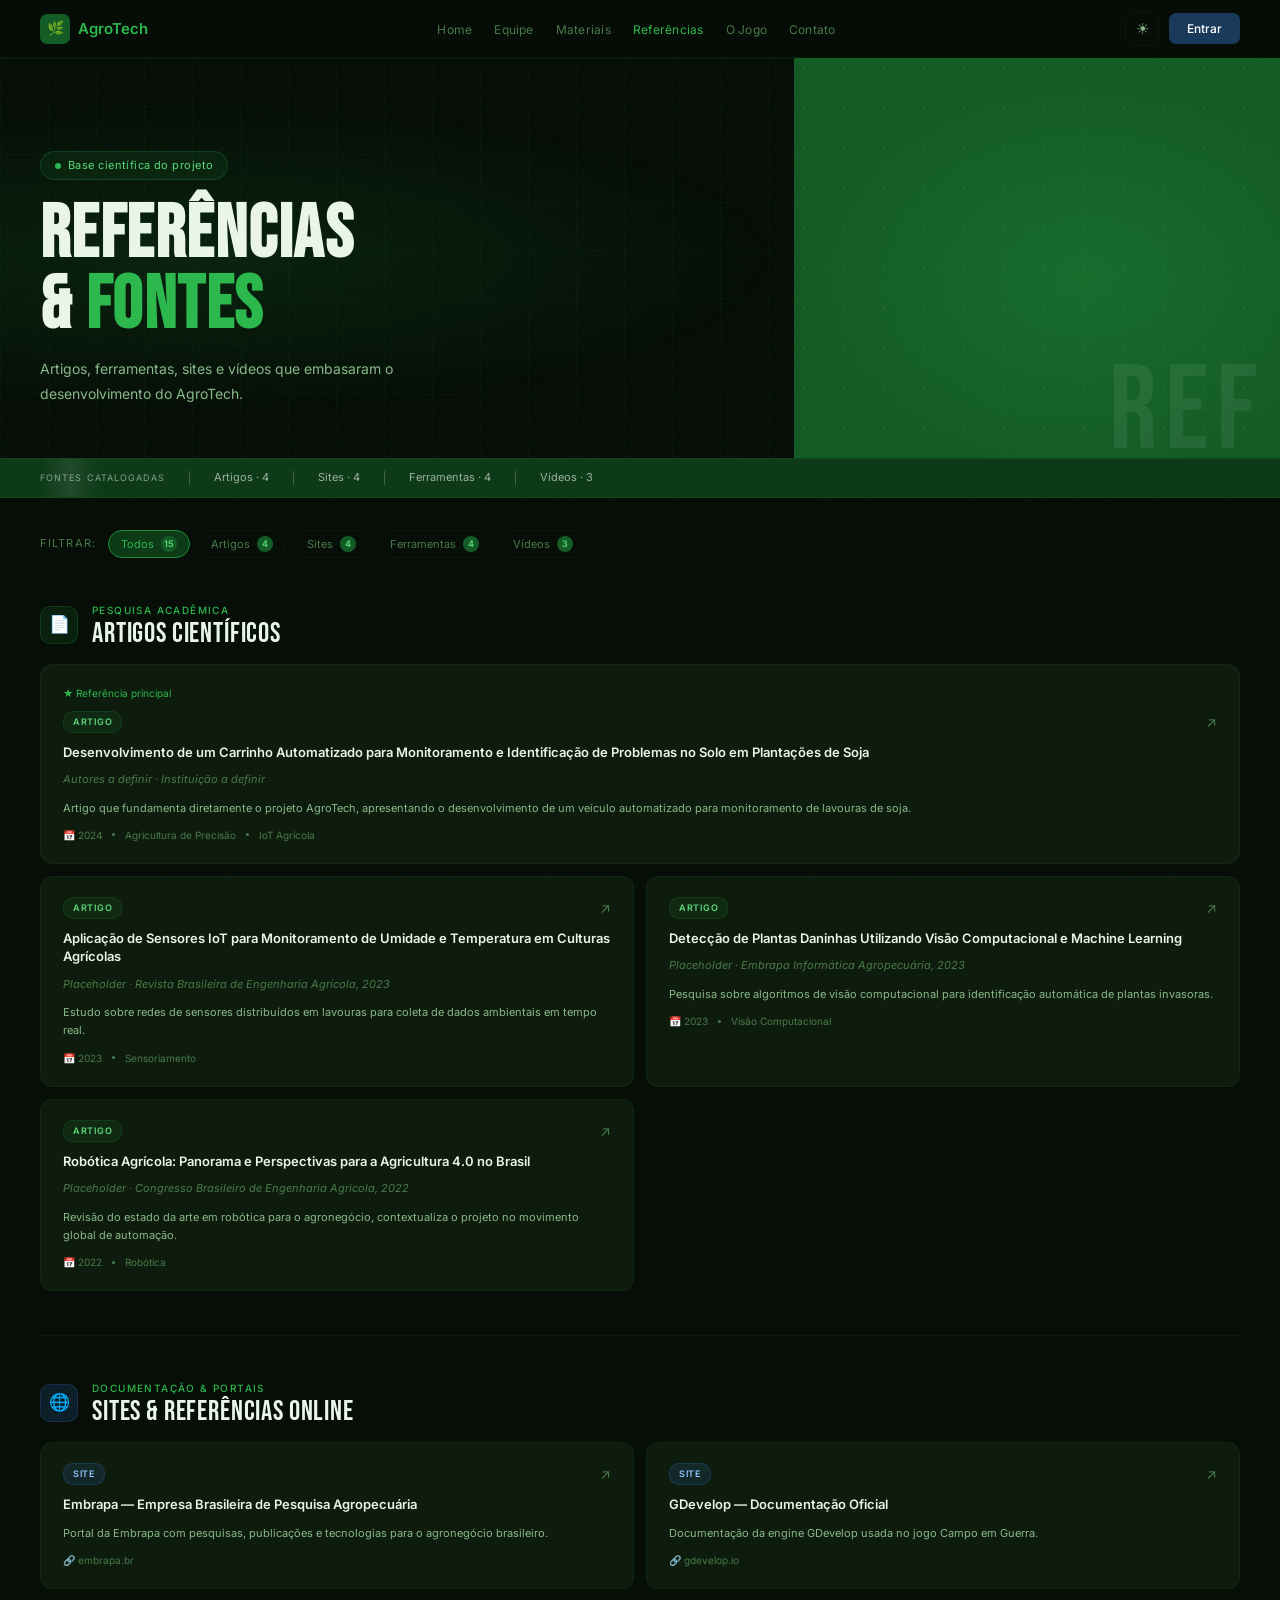
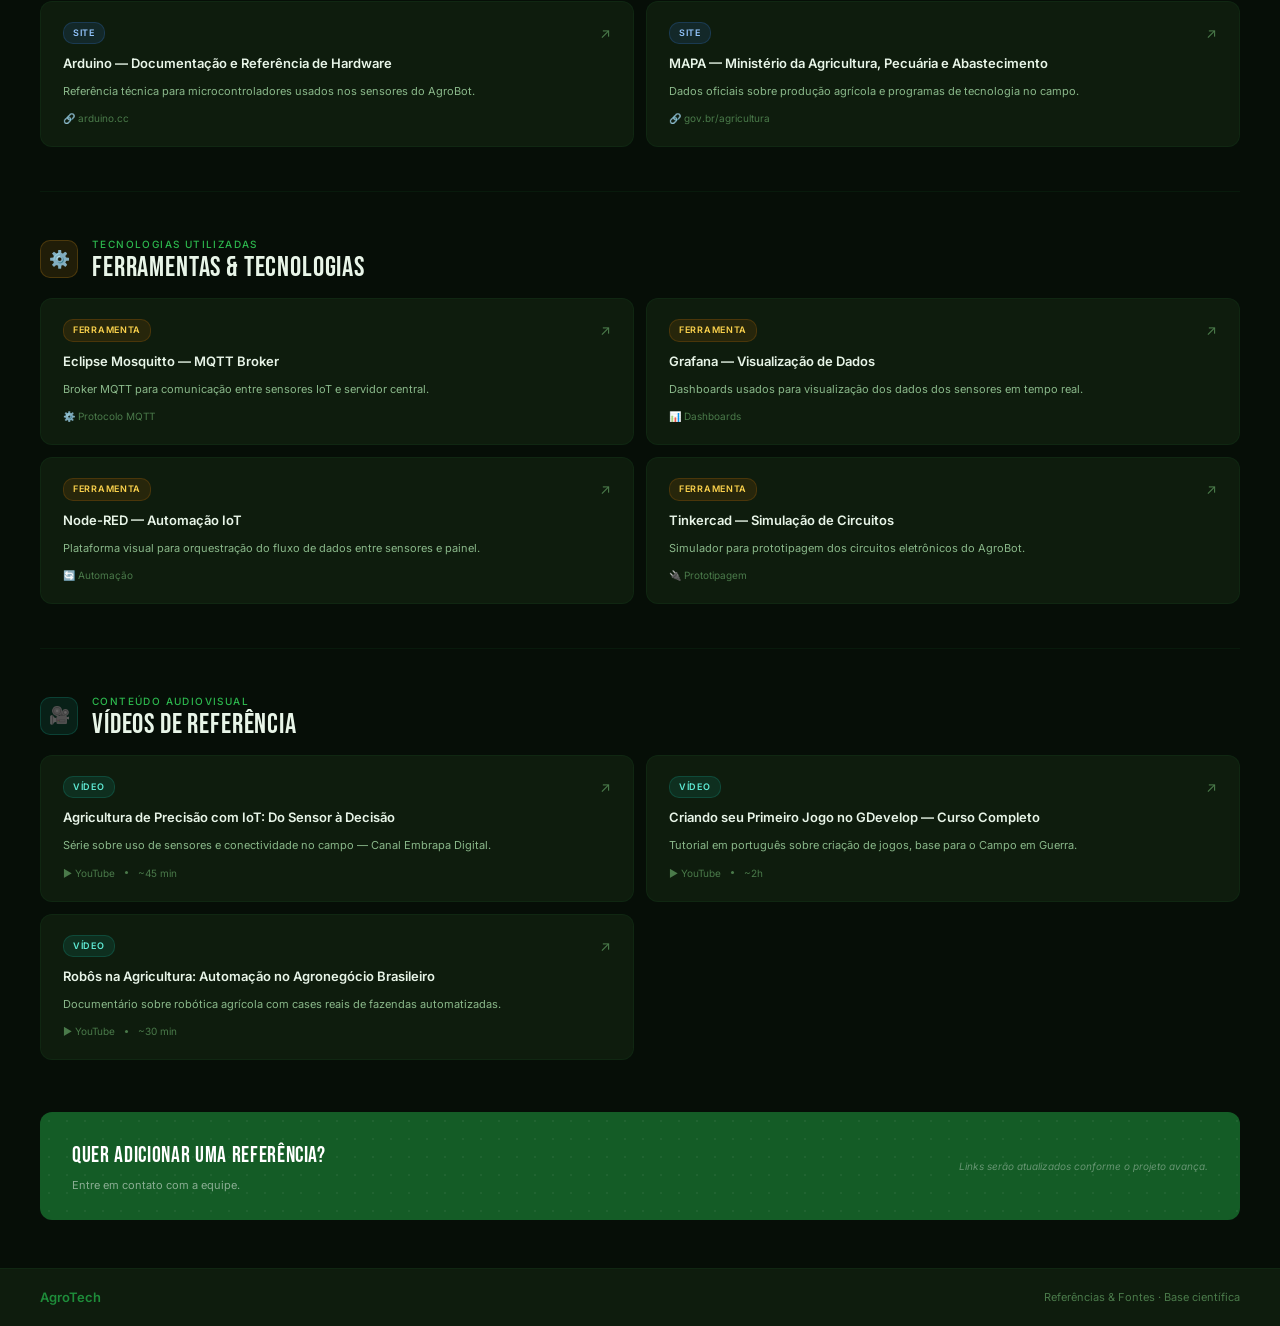
<file: referencias.html>
<!DOCTYPE html>
<html lang="pt-BR">
<head>
<meta charset="UTF-8">
<meta name="viewport" content="width=device-width, initial-scale=1.0">
<title>Referências — AgroTech</title>
<link href="https://fonts.googleapis.com/css2?family=Bebas+Neue&family=Inter:wght@300;400;500;600&display=swap" rel="stylesheet">
<link rel="stylesheet" href="css/style.css">
<link rel="stylesheet" href="css/referencias.css">
</head>
<body>

<!-- ══════ NAV ══════ -->

<nav>
  <a class="nav-logo" href="index.html">
    <div class="logo-mark">🌿</div>
    AgroTech
  </a>
  <ul class="nav-links">
    <li><a href="index.html" id="nl-home">Home</a></li>
    <li><a href="equipe.html" id="nl-team">Equipe</a></li>
    <li><a href="produtos.html" id="nl-mat">Materiais</a></li>
    <li><a href="referencias.html" id="nl-refs" class="active">Referências</a></li>
    <li><a href="jogo.html" id="nl-game">O Jogo</a></li>
    <li><a href="contato.html" id="nl-contato">Contato</a></li>
  </ul>
  <div class="nav-right">
    <button class="theme-toggle" onclick="toggleTheme()" title="Alternar tema">☀</button>
    <button class="nav-cta" onclick="openLogin()">Entrar</button>
    <button class="hamburger" onclick="toggleMenu()" aria-label="Menu">
      <span></span><span></span><span></span>
    </button>
  </div>
</nav>

<!-- mobile menu -->
<div class="mobile-menu" id="mobileMenu">
  <a href="index.html">Home</a>
  <a href="equipe.html">Equipe</a>
  <a href="produtos.html">Materiais</a>
  <a href="referencias.html">Referências</a>
  <a href="jogo.html">O Jogo</a>
  <a href="contato.html">Contato</a>
  <div class="mobile-menu-footer">
    <button class="nav-cta" style="flex:1;" onclick="closeMenu();openLogin()">Entrar</button>
  </div>
</div>

<!-- ══════ LOGIN MODAL ══════ -->
<div class="login-overlay" id="loginOverlay" onclick="if(event.target===this)closeLogin()">
  <div class="login-modal" role="dialog" aria-modal="true" aria-labelledby="loginTitle">
    <button class="login-close" onclick="closeLogin()" aria-label="Fechar">✕</button>
    <div class="login-badge"><div class="badge-dot"></div> Acesso à plataforma</div>
    <div class="login-title" id="loginTitle">Entrar</div>
    <p class="login-sub">Acesse o painel AgroTech para acompanhar seus sensores e relatórios.</p>

    <form id="loginForm" onsubmit="return handleLoginSubmit(event)">
      <div class="field">
        <label for="loginEmail">E-mail</label>
        <input type="email" id="loginEmail" name="email" placeholder="seu@email.com" required>
      </div>
      <div class="field">
        <label for="loginPassword">Senha</label>
        <input type="password" id="loginPassword" name="password" placeholder="••••••••" required>
      </div>
      <div class="login-row">
        <label class="login-check">
          <input type="checkbox" name="remember"> Lembrar de mim
        </label>
        <a href="#" class="login-forgot" onclick="return false;">Esqueceu a senha?</a>
      </div>
      <button type="submit" class="submit-btn">Entrar →</button>
      <div class="login-error" id="loginError">E-mail ou senha inválidos.</div>
    </form>

    <div class="login-divider"><span>ou</span></div>
    <p class="login-signup">Ainda não tem conta? <a href="#" onclick="return false;">Criar conta</a></p>
  </div>
</div>
<div class="page active" id="page-refs">

  <section class="hero">
    <div class="hero-grid"></div><div class="hero-glow"></div>
    <div class="hero-right-panel"><div class="hero-rp-text">REF</div></div>
    <div class="hero-content">
      <div class="hero-badge"><div class="badge-dot"></div> Base científica do projeto</div>
      <h1>Referências<br>&amp; <span class="hl">Fontes</span></h1>
      <p class="hero-sub">Artigos, ferramentas, sites e vídeos que embasaram o desenvolvimento do AgroTech.</p>
    </div>
  </section>

  <div class="scanner-strip">
    <span class="strip-label">Fontes catalogadas</span>
    <div class="strip-div"></div><span class="strip-item">Artigos · 4</span>
    <div class="strip-div"></div><span class="strip-item">Sites · 4</span>
    <div class="strip-div"></div><span class="strip-item">Ferramentas · 4</span>
    <div class="strip-div"></div><span class="strip-item">Vídeos · 3</span>
  </div>

  <div class="ref-main">

    <div class="filter-bar">
      <span class="filter-label">Filtrar:</span>
      <button class="filter-btn on" onclick="filterRefs('all',this)">Todos <span class="filter-count">15</span></button>
      <button class="filter-btn" onclick="filterRefs('art',this)">Artigos <span class="filter-count">4</span></button>
      <button class="filter-btn" onclick="filterRefs('site',this)">Sites <span class="filter-count">4</span></button>
      <button class="filter-btn" onclick="filterRefs('tool',this)">Ferramentas <span class="filter-count">4</span></button>
      <button class="filter-btn" onclick="filterRefs('vid',this)">Vídeos <span class="filter-count">3</span></button>
    </div>

    <!-- artigos -->
    <div class="ref-section" data-cat="art">
      <div class="ref-section-head">
        <div class="rsh-icon rsh-g">📄</div>
        <div class="rsh-text"><div class="eyebrow">Pesquisa acadêmica</div><div class="sec-title" style="font-size:28px;margin-bottom:0;">Artigos Científicos</div></div>
      </div>
      <div class="ref-grid">
        <a class="ref-card principal" href="#" target="_blank">
          <div class="principal-tag">★ Referência principal</div>
          <div class="ref-top"><span class="ref-badge rb-art">Artigo</span><span class="ref-arrow">↗</span></div>
          <div class="ref-title">Desenvolvimento de um Carrinho Automatizado para Monitoramento e Identificação de Problemas no Solo em Plantações de Soja</div>
          <div class="ref-authors">Autores a definir · Instituição a definir</div>
          <div class="ref-desc">Artigo que fundamenta diretamente o projeto AgroTech, apresentando o desenvolvimento de um veículo automatizado para monitoramento de lavouras de soja.</div>
          <div class="ref-meta"><span class="ref-meta-item">📅 2024</span><div class="rmd"></div><span class="ref-meta-item">Agricultura de Precisão</span><div class="rmd"></div><span class="ref-meta-item">IoT Agrícola</span></div>
        </a>
        <a class="ref-card" href="#" target="_blank">
          <div class="ref-top"><span class="ref-badge rb-art">Artigo</span><span class="ref-arrow">↗</span></div>
          <div class="ref-title">Aplicação de Sensores IoT para Monitoramento de Umidade e Temperatura em Culturas Agrícolas</div>
          <div class="ref-authors">Placeholder · Revista Brasileira de Engenharia Agrícola, 2023</div>
          <div class="ref-desc">Estudo sobre redes de sensores distribuídos em lavouras para coleta de dados ambientais em tempo real.</div>
          <div class="ref-meta"><span class="ref-meta-item">📅 2023</span><div class="rmd"></div><span class="ref-meta-item">Sensoriamento</span></div>
        </a>
        <a class="ref-card" href="#" target="_blank">
          <div class="ref-top"><span class="ref-badge rb-art">Artigo</span><span class="ref-arrow">↗</span></div>
          <div class="ref-title">Detecção de Plantas Daninhas Utilizando Visão Computacional e Machine Learning</div>
          <div class="ref-authors">Placeholder · Embrapa Informática Agropecuária, 2023</div>
          <div class="ref-desc">Pesquisa sobre algoritmos de visão computacional para identificação automática de plantas invasoras.</div>
          <div class="ref-meta"><span class="ref-meta-item">📅 2023</span><div class="rmd"></div><span class="ref-meta-item">Visão Computacional</span></div>
        </a>
        <a class="ref-card" href="#" target="_blank">
          <div class="ref-top"><span class="ref-badge rb-art">Artigo</span><span class="ref-arrow">↗</span></div>
          <div class="ref-title">Robótica Agrícola: Panorama e Perspectivas para a Agricultura 4.0 no Brasil</div>
          <div class="ref-authors">Placeholder · Congresso Brasileiro de Engenharia Agrícola, 2022</div>
          <div class="ref-desc">Revisão do estado da arte em robótica para o agronegócio, contextualiza o projeto no movimento global de automação.</div>
          <div class="ref-meta"><span class="ref-meta-item">📅 2022</span><div class="rmd"></div><span class="ref-meta-item">Robótica</span></div>
        </a>
      </div>
    </div>

    <div class="ref-section-div ref-div-el"></div>

    <!-- sites -->
    <div class="ref-section" data-cat="site">
      <div class="ref-section-head">
        <div class="rsh-icon rsh-b">🌐</div>
        <div class="rsh-text"><div class="eyebrow">Documentação & portais</div><div class="sec-title" style="font-size:28px;margin-bottom:0;">Sites & Referências Online</div></div>
      </div>
      <div class="ref-grid">
        <a class="ref-card blue" href="https://embrapa.br" target="_blank"><div class="ref-top"><span class="ref-badge rb-site">Site</span><span class="ref-arrow">↗</span></div><div class="ref-title">Embrapa — Empresa Brasileira de Pesquisa Agropecuária</div><div class="ref-desc">Portal da Embrapa com pesquisas, publicações e tecnologias para o agronegócio brasileiro.</div><div class="ref-meta"><span class="ref-meta-item">🔗 embrapa.br</span></div></a>
        <a class="ref-card blue" href="https://gdevelop.io" target="_blank"><div class="ref-top"><span class="ref-badge rb-site">Site</span><span class="ref-arrow">↗</span></div><div class="ref-title">GDevelop — Documentação Oficial</div><div class="ref-desc">Documentação da engine GDevelop usada no jogo Campo em Guerra.</div><div class="ref-meta"><span class="ref-meta-item">🔗 gdevelop.io</span></div></a>
        <a class="ref-card blue" href="https://arduino.cc" target="_blank"><div class="ref-top"><span class="ref-badge rb-site">Site</span><span class="ref-arrow">↗</span></div><div class="ref-title">Arduino — Documentação e Referência de Hardware</div><div class="ref-desc">Referência técnica para microcontroladores usados nos sensores do AgroBot.</div><div class="ref-meta"><span class="ref-meta-item">🔗 arduino.cc</span></div></a>
        <a class="ref-card blue" href="#" target="_blank"><div class="ref-top"><span class="ref-badge rb-site">Site</span><span class="ref-arrow">↗</span></div><div class="ref-title">MAPA — Ministério da Agricultura, Pecuária e Abastecimento</div><div class="ref-desc">Dados oficiais sobre produção agrícola e programas de tecnologia no campo.</div><div class="ref-meta"><span class="ref-meta-item">🔗 gov.br/agricultura</span></div></a>
      </div>
    </div>

    <div class="ref-section-div ref-div-el"></div>

    <!-- ferramentas -->
    <div class="ref-section" data-cat="tool">
      <div class="ref-section-head">
        <div class="rsh-icon rsh-a">⚙️</div>
        <div class="rsh-text"><div class="eyebrow">Tecnologias utilizadas</div><div class="sec-title" style="font-size:28px;margin-bottom:0;">Ferramentas & Tecnologias</div></div>
      </div>
      <div class="ref-grid">
        <a class="ref-card amber" href="https://mosquitto.org" target="_blank"><div class="ref-top"><span class="ref-badge rb-tool">Ferramenta</span><span class="ref-arrow">↗</span></div><div class="ref-title">Eclipse Mosquitto — MQTT Broker</div><div class="ref-desc">Broker MQTT para comunicação entre sensores IoT e servidor central.</div><div class="ref-meta"><span class="ref-meta-item">⚙️ Protocolo MQTT</span></div></a>
        <a class="ref-card amber" href="https://grafana.com" target="_blank"><div class="ref-top"><span class="ref-badge rb-tool">Ferramenta</span><span class="ref-arrow">↗</span></div><div class="ref-title">Grafana — Visualização de Dados</div><div class="ref-desc">Dashboards usados para visualização dos dados dos sensores em tempo real.</div><div class="ref-meta"><span class="ref-meta-item">📊 Dashboards</span></div></a>
        <a class="ref-card amber" href="https://node-red.org" target="_blank"><div class="ref-top"><span class="ref-badge rb-tool">Ferramenta</span><span class="ref-arrow">↗</span></div><div class="ref-title">Node-RED — Automação IoT</div><div class="ref-desc">Plataforma visual para orquestração do fluxo de dados entre sensores e painel.</div><div class="ref-meta"><span class="ref-meta-item">🔄 Automação</span></div></a>
        <a class="ref-card amber" href="https://tinkercad.com" target="_blank"><div class="ref-top"><span class="ref-badge rb-tool">Ferramenta</span><span class="ref-arrow">↗</span></div><div class="ref-title">Tinkercad — Simulação de Circuitos</div><div class="ref-desc">Simulador para prototipagem dos circuitos eletrônicos do AgroBot.</div><div class="ref-meta"><span class="ref-meta-item">🔌 Prototipagem</span></div></a>
      </div>
    </div>

    <div class="ref-section-div ref-div-el"></div>

    <!-- vídeos -->
    <div class="ref-section" data-cat="vid">
      <div class="ref-section-head">
        <div class="rsh-icon rsh-t">🎥</div>
        <div class="rsh-text"><div class="eyebrow">Conteúdo audiovisual</div><div class="sec-title" style="font-size:28px;margin-bottom:0;">Vídeos de Referência</div></div>
      </div>
      <div class="ref-grid">
        <a class="ref-card teal" href="#" target="_blank"><div class="ref-top"><span class="ref-badge rb-vid">Vídeo</span><span class="ref-arrow">↗</span></div><div class="ref-title">Agricultura de Precisão com IoT: Do Sensor à Decisão</div><div class="ref-desc">Série sobre uso de sensores e conectividade no campo — Canal Embrapa Digital.</div><div class="ref-meta"><span class="ref-meta-item">▶ YouTube</span><div class="rmd"></div><span class="ref-meta-item">~45 min</span></div></a>
        <a class="ref-card teal" href="#" target="_blank"><div class="ref-top"><span class="ref-badge rb-vid">Vídeo</span><span class="ref-arrow">↗</span></div><div class="ref-title">Criando seu Primeiro Jogo no GDevelop — Curso Completo</div><div class="ref-desc">Tutorial em português sobre criação de jogos, base para o Campo em Guerra.</div><div class="ref-meta"><span class="ref-meta-item">▶ YouTube</span><div class="rmd"></div><span class="ref-meta-item">~2h</span></div></a>
        <a class="ref-card teal" href="#" target="_blank"><div class="ref-top"><span class="ref-badge rb-vid">Vídeo</span><span class="ref-arrow">↗</span></div><div class="ref-title">Robôs na Agricultura: Automação no Agronegócio Brasileiro</div><div class="ref-desc">Documentário sobre robótica agrícola com cases reais de fazendas automatizadas.</div><div class="ref-meta"><span class="ref-meta-item">▶ YouTube</span><div class="rmd"></div><span class="ref-meta-item">~30 min</span></div></a>
      </div>
    </div>

    <div class="page-end" style="margin-top:52px;">
      <div><div class="pe-h">Quer adicionar uma referência?</div><div class="pe-sub">Entre em contato com a equipe.</div></div>
      <div class="pe-note">Links serão atualizados conforme o projeto avança.</div>
    </div>
  </div>

  <footer><span class="footer-logo">AgroTech</span><span class="footer-text">Referências & Fontes · Base científica</span></footer>
</div>

<script src="js/main.js"></script>
<script src="js/referencias.js"></script>
</body>
</html>
</file>
<file: css/style.css>
/* ═══════════════════════════════════════════
   TOKENS
═══════════════════════════════════════════ */
:root {
  /* dark theme (default) */
  --bg:        #060e07;
  --bg2:       #0a1409;
  --bg3:       #0e1c0d;
  --bg4:       #122010;
  --green1:    #0d3b18;
  --green2:    #145c26;
  --green3:    #1e8c3a;
  --green4:    #2db84e;
  --green5:    #5dd87a;
  --accent:    #1a3a5c;
  --accent2:   #1f4a76;
  --text1:     #e8f5e8;
  --text2:     #8ab88a;
  --text3:     #4a7a4a;
  --border:    rgba(29,140,58,.18);
  --border2:   rgba(29,140,58,.10);
  --card-bg:   #0e1c0d;
  --nav-bg:    rgba(6,14,7,.92);
  --strip-bg:  #0d3b18;
  --input-bg:  #0a1409;
  --success-bg:rgba(30,140,58,.12);
  --success-bd:rgba(30,140,58,.3);
  --success-cl:#5dd87a;
  --shadow:    rgba(0,0,0,.5);
}

[data-theme="light"] {
  --bg:        #f5f7f5;
  --bg2:       #eef4ee;
  --bg3:       #ffffff;
  --bg4:       #f0f6f0;
  --green1:    #0f2d14;
  --green2:    #1a5c2a;
  --green3:    #2d9e4f;
  --green4:    #2d9e4f;
  --green5:    #1a5c2a;
  --accent:    #1a3a5c;
  --accent2:   #142d47;
  --text1:     #0f2d14;
  --text2:     #4a7a4a;
  --text3:     #8ab88a;
  --border:    rgba(29,140,58,.18);
  --border2:   #d4e4d4;
  --card-bg:   #ffffff;
  --nav-bg:    rgba(245,247,245,.94);
  --strip-bg:  #1a5c2a;
  --input-bg:  #f5f7f5;
  --success-bg:#e8f5e8;
  --success-bd:#b8d8b8;
  --success-cl:#1a5c2a;
  --shadow:    rgba(29,140,58,.08);
}

/* ═══════════════════════════════════════════
   RESET & BASE
═══════════════════════════════════════════ */
*, *::before, *::after { box-sizing: border-box; margin: 0; padding: 0; }
html { scroll-behavior: smooth; }

body {
  background: var(--bg);
  color: var(--text1);
  font-family: 'Inter', sans-serif;
  font-size: 15px;
  line-height: 1.6;
  overflow-x: hidden;
  transition: background .3s, color .3s;
}

/* noise texture - dark only */
body::before {
  content: '';
  position: fixed; inset: 0;
  background-image: url("data:image/svg+xml,%3Csvg viewBox='0 0 256 256' xmlns='http://www.w3.org/2000/svg'%3E%3Cfilter id='n'%3E%3CfeTurbulence type='fractalNoise' baseFrequency='0.9' numOctaves='4' stitchTiles='stitch'/%3E%3C/filter%3E%3Crect width='100%25' height='100%25' filter='url(%23n)' opacity='0.04'/%3E%3C/svg%3E");
  opacity: .35; pointer-events: none; z-index: 0;
  transition: opacity .3s;
}
[data-theme="light"] body::before { opacity: 0; }

/* dot texture - light only */
body::after {
  content: '';
  position: fixed; inset: 0;
  background-image: radial-gradient(circle, rgba(29,140,58,.05) 1px, transparent 1px);
  background-size: 24px 24px;
  pointer-events: none; z-index: 0;
  opacity: 0; transition: opacity .3s;
}
[data-theme="light"] body::after { opacity: 1; }

/* ═══════════════════════════════════════════
   NAV
═══════════════════════════════════════════ */
nav {
  position: sticky; top: 0; z-index: 200;
  background: var(--nav-bg);
  backdrop-filter: blur(14px);
  border-bottom: 1px solid var(--border2);
  padding: 0 40px;
  display: flex; align-items: center; justify-content: space-between;
  height: 58px;
  transition: background .3s, border-color .3s;
}

.nav-logo {
  display: flex; align-items: center; gap: 8px;
  font-weight: 600; font-size: 15px;
  color: var(--green4); text-decoration: none; flex-shrink: 0;
}

[data-theme="light"] .nav-logo { color: var(--green2); }

.logo-mark {
  width: 30px; height: 30px; background: var(--green2);
  border-radius: 7px; display: flex; align-items: center;
  justify-content: center; font-size: 14px; flex-shrink: 0;
}

/* desktop links */
.nav-links {
  display: flex; gap: 22px; list-style: none;
  align-items: center;
}

.nav-links a {
  text-decoration: none; font-size: 12px;
  color: var(--text3); transition: color .2s; letter-spacing: .02em;
  white-space: nowrap;
}
.nav-links a:hover, .nav-links a.active { color: var(--green4); }
[data-theme="light"] .nav-links a:hover,
[data-theme="light"] .nav-links a.active { color: var(--green2); }

.nav-right { display: flex; align-items: center; gap: 10px; flex-shrink: 0; }

.theme-toggle {
  width: 34px; height: 34px; border-radius: 8px;
  border: 1px solid var(--border2); background: transparent;
  display: flex; align-items: center; justify-content: center;
  cursor: pointer; font-size: 15px; transition: all .2s;
  color: var(--text2);
}
.theme-toggle:hover { border-color: var(--green3); background: var(--bg3); }

.nav-cta {
  background: var(--accent); color: #fff; border: none;
  padding: 8px 18px; border-radius: 7px; font-size: 12px;
  font-weight: 500; cursor: pointer; font-family: 'Inter', sans-serif;
  transition: background .2s; white-space: nowrap;
}
.nav-cta:hover { background: var(--accent2); }

/* hamburger — mobile only */
.hamburger {
  display: none; flex-direction: column; gap: 5px;
  cursor: pointer; padding: 6px; border: none; background: transparent;
}
.hamburger span {
  display: block; width: 22px; height: 2px;
  background: var(--text2); border-radius: 2px;
  transition: all .25s;
}

/* mobile menu */
.mobile-menu {
  display: none; position: fixed;
  top: 58px; left: 0; right: 0;
  background: var(--nav-bg);
  backdrop-filter: blur(14px);
  border-bottom: 1px solid var(--border2);
  padding: 16px 20px 20px;
  z-index: 199; flex-direction: column; gap: 4px;
}
.mobile-menu.open { display: flex; }
.mobile-menu a {
  text-decoration: none; font-size: 14px;
  color: var(--text2); padding: 10px 12px; border-radius: 8px;
  transition: background .15s, color .15s;
}
.mobile-menu a:hover, .mobile-menu a.active {
  background: var(--bg3); color: var(--green4);
}
[data-theme="light"] .mobile-menu a:hover,
[data-theme="light"] .mobile-menu a.active { color: var(--green2); }

.mobile-menu-footer {
  margin-top: 8px; padding-top: 12px;
  border-top: 1px solid var(--border2);
  display: flex; gap: 8px; align-items: center;
}

/* ═══════════════════════════════════════════
   PAGE SYSTEM
═══════════════════════════════════════════ */
.page { display: none; }
.page.active { display: block; }

/* ═══════════════════════════════════════════
   SHARED COMPONENTS
═══════════════════════════════════════════ */

/* ── HERO BASE ── */
.hero {
  position: relative; overflow: hidden;
  display: flex; align-items: flex-end;
  min-height: 400px;
}
[data-theme="light"] .hero { background: #fff; }

.hero-grid {
  position: absolute; inset: 0;
  background-image:
    linear-gradient(rgba(30,140,58,.06) 1px, transparent 1px),
    linear-gradient(90deg, rgba(30,140,58,.06) 1px, transparent 1px);
  background-size: 48px 48px; z-index: 0;
}
.hero-glow {
  position: absolute; inset: 0;
  background: radial-gradient(ellipse 70% 60% at 15% 50%, rgba(20,92,38,.28) 0%, transparent 65%);
  z-index: 0;
}
[data-theme="light"] .hero-glow {
  background: radial-gradient(ellipse 65% 55% at 12% 50%, rgba(45,158,79,.09) 0%, transparent 65%);
}

.hero-right-panel {
  position: absolute; right: 0; top: 0; bottom: 0;
  width: 38%; background: var(--green2); z-index: 0; overflow: hidden;
}
.hero-right-panel::before {
  content: ''; position: absolute; inset: 0;
  background-image: radial-gradient(circle, rgba(255,255,255,.06) 1px, transparent 1px);
  background-size: 20px 20px;
}
.hero-right-panel::after {
  content: ''; position: absolute; inset: 0;
  background: radial-gradient(ellipse 80% 70% at 60% 55%, rgba(45,184,78,.18) 0%, transparent 70%);
}
.hero-rp-text {
  position: absolute; right: 16px; bottom: -14px;
  font-family: 'Bebas Neue', sans-serif; font-size: 120px; line-height: 1;
  color: rgba(255,255,255,.07); letter-spacing: .06em;
  user-select: none; pointer-events: none; z-index: 1; white-space: nowrap;
}

.hero-content {
  position: relative; z-index: 2;
  padding: 56px 40px 52px; max-width: 60%;
}

.hero-badge {
  display: inline-flex; align-items: center; gap: 7px;
  border-radius: 20px; padding: 5px 14px; font-size: 11px;
  margin-bottom: 20px; letter-spacing: .04em;
  background: rgba(30,140,58,.12); border: 1px solid rgba(30,140,58,.3);
  color: var(--green5);
}
[data-theme="light"] .hero-badge {
  background: #e8f5e8; border-color: #b8d8b8; color: var(--green2);
}

.badge-dot {
  width: 6px; height: 6px; border-radius: 50%;
  background: var(--green4); animation: blink 1.8s infinite;
}
@keyframes blink { 0%,100%{opacity:1} 50%{opacity:.2} }

.hero h1 {
  font-family: 'Bebas Neue', sans-serif;
  font-size: 74px; line-height: .95; letter-spacing: .02em; color: var(--text1);
}
.hero h1 .hl { color: var(--green4); }
[data-theme="light"] .hero h1 .hl { color: var(--green3); }

.hero-sub {
  font-size: 14px; color: var(--text2); line-height: 1.75;
  max-width: 420px; margin-top: 16px;
}

/* ── SCANNER STRIP ── */
.scanner-strip {
  background: var(--strip-bg);
  border-top: 1px solid var(--border); border-bottom: 1px solid var(--border);
  padding: 10px 40px; display: flex; align-items: center; gap: 24px;
  overflow: hidden; position: relative; z-index: 1;
}
.scanner-strip::after {
  content: ''; position: absolute; top: 0; bottom: 0; width: 60px;
  background: linear-gradient(90deg, transparent, rgba(255,255,255,.08), transparent);
  animation: stripScan 3s linear infinite;
}
@keyframes stripScan { 0%{left:-60px} 100%{left:100%} }
.strip-label {
  font-size: 9px; color: rgba(255,255,255,.5);
  text-transform: uppercase; letter-spacing: .12em; white-space: nowrap;
}
.strip-div { width: 1px; height: 14px; background: rgba(255,255,255,.2); }
.strip-item { font-size: 11px; color: rgba(255,255,255,.6); white-space: nowrap; }

/* ── SECTION HEADERS ── */
.eyebrow {
  font-size: 10px; color: var(--green4);
  text-transform: uppercase; letter-spacing: .14em;
  font-weight: 500; margin-bottom: 8px;
}
[data-theme="light"] .eyebrow { color: var(--green3); }

.sec-title {
  font-family: 'Bebas Neue', sans-serif;
  font-size: 36px; line-height: 1; letter-spacing: .03em;
  color: var(--text1); margin-bottom: 28px;
}

/* ── CARDS ── */
.card {
  background: var(--card-bg);
  border: 1px solid var(--border2);
  border-radius: 12px; overflow: hidden;
  transition: border-color .2s, transform .2s, box-shadow .2s;
}
.card:hover {
  border-color: var(--border);
  transform: translateY(-3px);
  box-shadow: 0 12px 32px var(--shadow);
}
[data-theme="light"] .card { box-shadow: 0 1px 4px rgba(29,140,58,.05); }
[data-theme="light"] .card:hover { border-color: #b8d8b8; box-shadow: 0 8px 28px rgba(29,140,58,.10); }

/* ── CONTACT ITEMS ── */
.contact-item {
  display: flex; align-items: flex-start; gap: 12px;
  padding: 14px 16px; background: var(--card-bg);
  border: 1px solid var(--border2); border-radius: 10px;
  transition: border-color .2s;
}
.contact-item:hover { border-color: var(--border); }
.ci-icon {
  width: 34px; height: 34px; border-radius: 8px; flex-shrink: 0;
  background: rgba(30,140,58,.1); border: 1px solid rgba(30,140,58,.2);
  display: flex; align-items: center; justify-content: center; font-size: 14px;
}
[data-theme="light"] .ci-icon { background: #e8f5e8; border-color: #b8d8b8; }
.ci-label { font-size: 10px; color: var(--text3); text-transform: uppercase; letter-spacing: .07em; }
.ci-value { font-size: 12px; color: var(--text1); font-weight: 500; margin-top: 2px; }

/* ── FORM ── */
.form-wrap {
  background: var(--card-bg); border: 1px solid var(--border2);
  border-radius: 14px; padding: 28px;
}
[data-theme="light"] .form-wrap { box-shadow: 0 1px 8px rgba(29,140,58,.05); }

.form-title {
  font-family: 'Bebas Neue', sans-serif;
  font-size: 26px; color: var(--text1); letter-spacing: .03em; margin-bottom: 20px;
}
.field { margin-bottom: 14px; }
.field label {
  display: block; font-size: 10px; color: var(--text3);
  text-transform: uppercase; letter-spacing: .08em; margin-bottom: 5px;
}
.field input, .field textarea {
  width: 100%; background: var(--input-bg); border: 1px solid var(--border2);
  border-radius: 8px; padding: 10px 13px; font-size: 12px;
  color: var(--text1); font-family: 'Inter', sans-serif;
  transition: border-color .2s, box-shadow .2s; outline: none; resize: none;
}
.field input::placeholder, .field textarea::placeholder { color: var(--text3); }
.field input:focus, .field textarea:focus {
  border-color: var(--green3);
  box-shadow: 0 0 0 3px rgba(45,158,79,.1);
}
.field textarea { min-height: 100px; }
.field-row { display: grid; grid-template-columns: 1fr 1fr; gap: 12px; }

.submit-btn {
  width: 100%; background: var(--green3); color: #fff; border: none;
  padding: 12px; border-radius: 8px; font-size: 13px; font-weight: 600;
  cursor: pointer; font-family: 'Inter', sans-serif;
  transition: background .2s, transform .15s; margin-top: 4px;
}
.submit-btn:hover { background: var(--green4); transform: translateY(-1px); }
[data-theme="light"] .submit-btn { background: var(--green2); }
[data-theme="light"] .submit-btn:hover { background: #1e6e32; }

.form-success {
  display: none; margin-top: 12px; padding: 10px 14px;
  background: var(--success-bg); border: 1px solid var(--success-bd);
  border-radius: 8px; font-size: 12px; color: var(--success-cl); text-align: center;
}

/* ── LOGIN MODAL ── */
.login-overlay {
  display: none; position: fixed; inset: 0; z-index: 500;
  background: rgba(3,8,4,.72); backdrop-filter: blur(6px);
  align-items: center; justify-content: center;
  padding: 20px;
}
.login-overlay.open { display: flex; }
[data-theme="light"] .login-overlay { background: rgba(15,45,20,.35); }

.login-modal {
  position: relative;
  width: 100%; max-width: 380px;
  background: var(--card-bg); border: 1px solid var(--border);
  border-radius: 16px; padding: 32px 28px 28px;
  box-shadow: 0 24px 64px rgba(0,0,0,.5);
  animation: loginPop .25s ease both;
}
[data-theme="light"] .login-modal { box-shadow: 0 24px 64px rgba(29,140,58,.18); }
@keyframes loginPop {
  from { opacity: 0; transform: translateY(12px) scale(.97); }
  to   { opacity: 1; transform: translateY(0) scale(1); }
}

.login-close {
  position: absolute; top: 16px; right: 16px;
  width: 30px; height: 30px; border-radius: 8px;
  border: 1px solid var(--border2); background: transparent;
  color: var(--text2); font-size: 13px; cursor: pointer;
  display: flex; align-items: center; justify-content: center;
  transition: all .18s;
}
.login-close:hover { border-color: var(--border); color: var(--text1); background: var(--bg4); }

.login-badge {
  display: inline-flex; align-items: center; gap: 7px;
  border-radius: 20px; padding: 5px 14px; font-size: 11px;
  margin-bottom: 18px; letter-spacing: .04em;
  background: rgba(30,140,58,.12); border: 1px solid rgba(30,140,58,.3);
  color: var(--green5);
}
[data-theme="light"] .login-badge { background: #e8f5e8; border-color: #b8d8b8; color: var(--green2); }

.login-title {
  font-family: 'Bebas Neue', sans-serif;
  font-size: 32px; letter-spacing: .03em; color: var(--text1); margin-bottom: 6px;
}
.login-sub { font-size: 12px; color: var(--text3); line-height: 1.6; margin-bottom: 22px; }

.login-row {
  display: flex; align-items: center; justify-content: space-between;
  margin: 2px 0 18px; font-size: 11px;
}
.login-check { display: flex; align-items: center; gap: 6px; color: var(--text3); cursor: pointer; }
.login-check input { accent-color: var(--green3); width: 13px; height: 13px; }
.login-forgot { color: var(--green4); text-decoration: none; }
[data-theme="light"] .login-forgot { color: var(--accent); }
.login-forgot:hover { text-decoration: underline; }

.login-error {
  display: none; margin-top: 12px; padding: 9px 12px;
  background: rgba(220,60,60,.1); border: 1px solid rgba(220,60,60,.3);
  border-radius: 8px; font-size: 11px; color: #f38b8b; text-align: center;
}
.login-error.show { display: block; }

.login-divider {
  display: flex; align-items: center; gap: 12px;
  margin: 22px 0 16px; font-size: 10px; color: var(--text3);
  text-transform: uppercase; letter-spacing: .08em;
}
.login-divider::before, .login-divider::after {
  content: ''; flex: 1; height: 1px; background: var(--border2);
}

.login-signup { font-size: 12px; color: var(--text3); text-align: center; }
.login-signup a { color: var(--green4); text-decoration: none; font-weight: 500; }
[data-theme="light"] .login-signup a { color: var(--accent); }
.login-signup a:hover { text-decoration: underline; }

@media (max-width: 420px) {
  .login-modal { padding: 26px 20px 22px; }
  .login-title { font-size: 28px; }
}

/* ── PAGE FOOTER STRIP ── */
.page-end {
  margin: 52px 0 48px; background: var(--green2);
  border-radius: 12px; padding: 26px 32px;
  display: flex; align-items: center; justify-content: space-between;
  position: relative; overflow: hidden;
}
.page-end::before {
  content: ''; position: absolute; inset: 0;
  background-image: radial-gradient(circle, rgba(255,255,255,.05) 1px, transparent 1px);
  background-size: 18px 18px;
}
.pe-h {
  font-family: 'Bebas Neue', sans-serif;
  font-size: 22px; color: #fff; letter-spacing: .03em; position: relative; z-index: 1;
}
.pe-sub { font-size: 11px; color: rgba(255,255,255,.5); margin-top: 3px; position: relative; z-index: 1; }
.pe-note {
  font-size: 10px; color: rgba(255,255,255,.35); font-style: italic;
  max-width: 260px; text-align: right; line-height: 1.6; position: relative; z-index: 1;
}

/* ── SITE FOOTER ── */
footer {
  border-top: 1px solid var(--border2); padding: 18px 40px;
  display: flex; align-items: center; justify-content: space-between;
  background: var(--card-bg); position: relative; z-index: 1;
}
.footer-logo { font-size: 13px; font-weight: 600; color: var(--green3); }
[data-theme="light"] .footer-logo { color: var(--green2); }
.footer-text { font-size: 11px; color: var(--text3); }

/* ── SOCIAL BTNS ── */
.social-btn {
  width: 32px; height: 32px; border-radius: 8px;
  border: 1px solid var(--border2); background: var(--bg2);
  display: flex; align-items: center; justify-content: center;
  cursor: pointer; transition: all .18s; text-decoration: none;
}
[data-theme="light"] .social-btn { background: var(--bg4); }
.social-btn:hover { border-color: var(--border); }
.social-btn.ig:hover { border-color: rgba(225,48,108,.4); background: rgba(225,48,108,.06); }
.social-btn.li:hover { border-color: rgba(10,102,194,.4); background: rgba(10,102,194,.06); }
.social-btn svg { width: 15px; height: 15px; }

/* ══════════════════════════════════════
   PAGE: HOME
══════════════════════════════════════ */
#page-home .hero { min-height: 500px; }

.hero-bg-truck {
  position: absolute; right: -20px; bottom: 0;
  font-size: 260px; line-height: 1; opacity: .05;
  user-select: none; pointer-events: none; z-index: 1;
}

.hero-stats-row {
  display: flex; gap: 28px; margin-top: 28px;
  padding-top: 22px; border-top: 1px solid var(--border2);
}
.stat-n { font-size: 22px; font-weight: 500; color: var(--green4); }
[data-theme="light"] .stat-n { color: var(--green2); }
.stat-l { font-size: 9px; color: var(--text3); text-transform: uppercase; letter-spacing: .07em; margin-top: 1px; }

.hero-ctas { display: flex; gap: 10px; margin-top: 24px; }
.btn-primary {
  background: var(--green2); color: #fff; border: none;
  padding: 11px 24px; border-radius: 8px; font-size: 12px;
  font-weight: 500; cursor: pointer; font-family: 'Inter', sans-serif;
  transition: background .2s; white-space: nowrap;
}
.btn-primary:hover { background: var(--green3); }
[data-theme="light"] .btn-primary:hover { background: #1e6e32; }
.btn-secondary {
  background: transparent; color: var(--green4);
  border: 1px solid var(--border); padding: 11px 24px;
  border-radius: 8px; font-size: 12px; cursor: pointer;
  font-family: 'Inter', sans-serif; transition: all .2s; white-space: nowrap;
}
[data-theme="light"] .btn-secondary { color: var(--accent); border-color: #b8cedd; }
.btn-secondary:hover { border-color: var(--green3); }

.home-main { padding: 52px 40px 0; position: relative; z-index: 1; }

/* features grid */
.features-grid {
  display: grid; grid-template-columns: repeat(3, 1fr); gap: 14px;
  margin-bottom: 52px;
}
.feat-card {
  background: var(--card-bg); border: 1px solid var(--border2);
  border-radius: 12px; padding: 20px;
  transition: border-color .2s, transform .2s, box-shadow .2s;
}
.feat-card:hover {
  border-color: var(--border); transform: translateY(-2px);
  box-shadow: 0 8px 24px var(--shadow);
}
[data-theme="light"] .feat-card:hover { box-shadow: 0 8px 24px rgba(29,140,58,.08); }
.feat-icon {
  width: 40px; height: 40px; border-radius: 10px;
  background: rgba(30,140,58,.1); border: 1px solid rgba(30,140,58,.2);
  display: flex; align-items: center; justify-content: center;
  font-size: 18px; margin-bottom: 14px;
}
[data-theme="light"] .feat-icon { background: #e8f5e8; border-color: #b8d8b8; }
.feat-name { font-size: 13px; font-weight: 600; color: var(--text1); margin-bottom: 6px; }
.feat-desc { font-size: 11px; color: var(--text3); line-height: 1.65; }
.feat-metric {
  margin-top: 14px; padding-top: 12px; border-top: 1px solid var(--border2);
  font-size: 20px; font-weight: 600; color: var(--green4);
}
[data-theme="light"] .feat-metric { color: var(--green2); }
.feat-metric-label { font-size: 10px; color: var(--text3); }

/* stats bar */
.stats-bar {
  display: flex; background: var(--card-bg);
  border: 1px solid var(--border2); border-radius: 12px; overflow: hidden;
  margin-bottom: 52px;
}
.stat-block {
  flex: 1; padding: 20px 24px; text-align: center;
  border-right: 1px solid var(--border2);
}
.stat-block:last-child { border-right: none; }
.sb-num {
  font-family: 'Bebas Neue', sans-serif;
  font-size: 36px; color: var(--green4); letter-spacing: .04em; line-height: 1;
}
[data-theme="light"] .sb-num { color: var(--green2); }
.sb-label { font-size: 10px; color: var(--text3); text-transform: uppercase; letter-spacing: .09em; margin-top: 4px; }

/* ══════════════════════════════════════
   PAGE: TEAM
══════════════════════════════════════ */
.team-main { padding: 52px 40px 0; position: relative; z-index: 1; }

.team-grid {
  display: grid; grid-template-columns: repeat(4, 1fr);
  gap: 16px; margin-bottom: 8px;
}
.member-card {
  background: var(--card-bg); border: 1px solid var(--border2);
  border-radius: 14px; overflow: hidden;
  transition: border-color .2s, transform .2s, box-shadow .2s;
  position: relative;
}
.member-card::before {
  content: ''; position: absolute; top: 0; left: 0; right: 0;
  height: 2px; background: linear-gradient(90deg, var(--green2), var(--green3));
  opacity: 0; transition: opacity .2s;
}
.member-card:hover {
  border-color: var(--border); transform: translateY(-3px);
  box-shadow: 0 12px 32px var(--shadow);
}
[data-theme="light"] .member-card:hover { box-shadow: 0 12px 32px rgba(29,140,58,.10); border-color: #b8d8b8; }
.member-card:hover::before { opacity: 1; }

.member-photo {
  width: 100%; aspect-ratio: 1/1;
  background: var(--bg4); border-bottom: 1px solid var(--border2);
  display: flex; flex-direction: column;
  align-items: center; justify-content: center; gap: 10px;
  position: relative; overflow: hidden;
}
.member-photo::before {
  content: ''; position: absolute; inset: 0;
  background-image:
    linear-gradient(rgba(30,140,58,.05) 1px, transparent 1px),
    linear-gradient(90deg, rgba(30,140,58,.05) 1px, transparent 1px);
  background-size: 20px 20px;
}
.photo-avatar {
  width: 72px; height: 72px; border-radius: 50%;
  border: 2px dashed rgba(45,184,78,.25);
  display: flex; align-items: center; justify-content: center;
  position: relative; z-index: 1;
  background: rgba(30,140,58,.08);
}
[data-theme="light"] .photo-avatar { border-color: rgba(29,140,58,.2); background: rgba(29,140,58,.05); }
.photo-icon { font-size: 28px; opacity: .3; }
.photo-label {
  font-size: 10px; color: var(--text3);
  letter-spacing: .06em; text-transform: uppercase;
  position: relative; z-index: 1;
  border: 1px dashed var(--border2); padding: 3px 10px; border-radius: 10px;
}
.photo-img {
  width: 100%; height: 100%;
  object-fit: cover; object-position: center 15%;
  display: block; position: relative; z-index: 1;
  filter: grayscale(.15) contrast(1.03);
  transition: transform .45s ease, filter .3s ease;
}
.member-card:hover .photo-img { transform: scale(1.045); filter: grayscale(0) contrast(1.05); }
.member-photo { position: relative; }
.member-photo::after {
  content: '';
  position: absolute; inset: 0;
  background: linear-gradient(180deg, rgba(6,14,7,0) 55%, rgba(6,14,7,.55) 100%);
  z-index: 1; pointer-events: none;
}
[data-theme="light"] .member-photo::after {
  background: linear-gradient(180deg, rgba(15,45,20,0) 60%, rgba(15,45,20,.28) 100%);
}
.member-info { padding: 16px 18px 18px; }
.member-name {
  font-family: 'Bebas Neue', sans-serif;
  font-size: 22px; letter-spacing: .04em; color: var(--text1); line-height: 1; margin-bottom: 4px;
}
.member-role { font-size: 11px; color: var(--green4); font-weight: 500; letter-spacing: .04em; margin-bottom: 10px; }
[data-theme="light"] .member-role { color: var(--green3); }
.member-desc { font-size: 11px; color: var(--text3); line-height: 1.65; margin-bottom: 14px; }
.member-divider { height: 1px; background: var(--border2); margin-bottom: 14px; }
.member-socials { display: flex; gap: 8px; }

.team-contact { margin-top: 64px; display: grid; grid-template-columns: 1fr 1fr; gap: 32px; align-items: start; }
.contact-info-title {
  font-family: 'Bebas Neue', sans-serif;
  font-size: 36px; color: var(--text1); letter-spacing: .03em; line-height: 1; margin-bottom: 14px;
}
.contact-info-sub { font-size: 13px; color: var(--text2); line-height: 1.75; margin-bottom: 28px; }
.contact-items-list { display: flex; flex-direction: column; gap: 12px; }

/* ══════════════════════════════════════
   PAGE: MATERIALS
══════════════════════════════════════ */
.mat-main { padding: 52px 40px 0; position: relative; z-index: 1; }

.mat-grid { display: grid; grid-template-columns: repeat(2,1fr); gap: 14px; }
.mat-card {
  background: var(--card-bg); border: 1px solid var(--border2);
  border-radius: 12px; padding: 20px; position: relative; overflow: hidden;
  transition: border-color .2s, transform .2s, box-shadow .2s;
  text-decoration: none; display: flex; flex-direction: column; gap: 10px;
}
.mat-card::before {
  content: ''; position: absolute; left: 0; top: 0; bottom: 0;
  width: 3px; border-radius: 12px 0 0 12px;
  background: var(--green3); opacity: 0; transition: opacity .2s;
}
.mat-card:hover { border-color: var(--border); transform: translateY(-2px); box-shadow: 0 8px 24px var(--shadow); }
[data-theme="light"] .mat-card:hover { border-color: #b8d8b8; box-shadow: 0 8px 24px rgba(29,140,58,.08); }
.mat-card:hover::before { opacity: 1; }
.mat-icon {
  width: 36px; height: 36px; border-radius: 8px;
  display: flex; align-items: center; justify-content: center; font-size: 16px;
}
.mi-g { background: rgba(30,140,58,.12); border: 1px solid rgba(30,140,58,.2); }
.mi-b { background: rgba(59,130,246,.12); border: 1px solid rgba(59,130,246,.2); }
.mi-a { background: rgba(217,119,6,.12);  border: 1px solid rgba(217,119,6,.2); }
.mi-t { background: rgba(20,184,166,.12); border: 1px solid rgba(20,184,166,.2); }
[data-theme="light"] .mi-g { background: #e8f5e8; border-color: #b8d8b8; }
[data-theme="light"] .mi-b { background: #e6f0f8; border-color: #b8cedd; }
[data-theme="light"] .mi-a { background: #fef3e2; border-color: #f0d090; }
[data-theme="light"] .mi-t { background: #e0f7f4; border-color: #9fd8cc; }
.mat-name { font-size: 13px; font-weight: 600; color: var(--text1); }
.mat-desc { font-size: 11px; color: var(--text3); line-height: 1.6; }
.mat-link { font-size: 11px; color: var(--green4); font-weight: 500; margin-top: 4px; }
[data-theme="light"] .mat-link { color: var(--accent); }

/* ══════════════════════════════════════
   PAGE: REFERENCES
══════════════════════════════════════ */
.ref-main { padding: 32px 40px 0; position: relative; z-index: 1; }

.filter-bar { display: flex; align-items: center; gap: 8px; flex-wrap: wrap; margin-bottom: 28px; }
.filter-label { font-size: 11px; color: var(--text3); text-transform: uppercase; letter-spacing: .1em; margin-right: 4px; }
.filter-btn {
  font-size: 11px; padding: 5px 12px; border-radius: 20px;
  border: 1px solid var(--border2); color: var(--text3);
  background: transparent; cursor: pointer; font-family: 'Inter', sans-serif;
  transition: all .18s;
}
.filter-btn:hover { border-color: var(--border); color: var(--text2); }
.filter-btn.on {
  background: var(--green1); border-color: var(--green3); color: var(--green4);
}
[data-theme="light"] .filter-btn.on { background: #e8f5e8; border-color: var(--green3); color: var(--green2); }
.filter-count {
  display: inline-flex; align-items: center; justify-content: center;
  width: 16px; height: 16px; border-radius: 50%;
  background: var(--green2); color: var(--green5);
  font-size: 9px; font-weight: 600; margin-left: 4px;
}
[data-theme="light"] .filter-count { color: #fff; }

.ref-grid { display: grid; grid-template-columns: repeat(2,1fr); gap: 12px; margin-bottom: 8px; }

.ref-card {
  background: var(--card-bg); border: 1px solid var(--border2);
  border-radius: 12px; padding: 20px 22px;
  display: flex; flex-direction: column; gap: 10px;
  transition: border-color .2s, background .2s;
  text-decoration: none; position: relative; overflow: hidden;
}
.ref-card::before {
  content: ''; position: absolute; left: 0; top: 0; bottom: 0;
  width: 3px; border-radius: 12px 0 0 12px;
  background: var(--green3); opacity: 0; transition: opacity .2s;
}
.ref-card:hover { border-color: var(--border); background: var(--bg4); }
[data-theme="light"] .ref-card:hover { border-color: #b8d8b8; background: var(--bg4); }
.ref-card:hover::before { opacity: 1; }
.ref-card.blue::before  { background: #3b82f6; }
.ref-card.amber::before { background: #d97706; }
.ref-card.teal::before  { background: #14b8a6; }

.ref-top { display: flex; align-items: flex-start; justify-content: space-between; gap: 12px; }
.ref-badge {
  font-size: 9px; padding: 3px 9px; border-radius: 10px;
  text-transform: uppercase; letter-spacing: .08em; font-weight: 600; white-space: nowrap;
}
.rb-art  { background: rgba(30,140,58,.12);  color: var(--green5);  border: 1px solid rgba(30,140,58,.2); }
.rb-site { background: rgba(59,130,246,.12); color: #93c5fd;        border: 1px solid rgba(59,130,246,.2); }
.rb-tool { background: rgba(217,119,6,.12);  color: #fcd34d;        border: 1px solid rgba(217,119,6,.2); }
.rb-vid  { background: rgba(20,184,166,.12); color: #5eead4;        border: 1px solid rgba(20,184,166,.2); }
[data-theme="light"] .rb-art  { background:#e8f5e8; color:var(--green2); border-color:#b8d8b8; }
[data-theme="light"] .rb-site { background:#e6f0f8; color:#1a3a5c;   border-color:#b8cedd; }
[data-theme="light"] .rb-tool { background:#fef3e2; color:#7a4f0f;   border-color:#f0d090; }
[data-theme="light"] .rb-vid  { background:#e0f7f4; color:#0d6b5e;   border-color:#9fd8cc; }

.ref-arrow { font-size: 14px; color: var(--text3); transition: color .2s, transform .2s; }
.ref-card:hover .ref-arrow { color: var(--green4); transform: translate(2px,-2px); }
[data-theme="light"] .ref-card:hover .ref-arrow { color: var(--green3); }

.ref-title { font-size: 13px; font-weight: 600; color: var(--text1); line-height: 1.4; }
.ref-authors { font-size: 11px; color: var(--text3); font-style: italic; }
.ref-desc { font-size: 11px; color: var(--text2); line-height: 1.65; }
.ref-meta { display: flex; align-items: center; gap: 10px; flex-wrap: wrap; }
.ref-meta-item { font-size: 10px; color: var(--text3); display: flex; align-items: center; gap: 4px; }
.rmd { width: 3px; height: 3px; border-radius: 50%; background: var(--text3); }

.ref-card.principal { grid-column: 1 / -1; }
.principal-tag { display: inline-flex; align-items: center; gap: 5px; font-size: 10px; color: var(--green4); }
[data-theme="light"] .principal-tag { color: var(--green2); }

.ref-section-head { display: flex; align-items: center; gap: 14px; margin: 44px 0 16px; }
.rsh-icon {
  width: 38px; height: 38px; border-radius: 10px;
  display: flex; align-items: center; justify-content: center; font-size: 17px;
}
.rsh-g { background: rgba(30,140,58,.15); border: 1px solid rgba(30,140,58,.25); }
.rsh-b { background: rgba(26,58,92,.4);   border: 1px solid rgba(26,58,92,.7); }
.rsh-a { background: rgba(180,120,20,.15);border: 1px solid rgba(180,120,20,.3); }
.rsh-t { background: rgba(20,140,120,.15);border: 1px solid rgba(20,140,120,.3); }
[data-theme="light"] .rsh-g { background: #e8f5e8; border-color: #b8d8b8; }
[data-theme="light"] .rsh-b { background: #e6f0f8; border-color: #b8cedd; }
[data-theme="light"] .rsh-a { background: #fef3e2; border-color: #f0d090; }
[data-theme="light"] .rsh-t { background: #e0f7f4; border-color: #9fd8cc; }
.rsh-text .eyebrow { margin-bottom: 2px; }
.rsh-text .sec-title { font-size: 28px; margin-bottom: 0; }

.ref-section-div { height: 1px; background: var(--border2); margin: 44px 0 0; }
.ref-section.hidden { display: none; }

/* ══════════════════════════════════════
   PAGE: GAME
══════════════════════════════════════ */
.game-main { position: relative; z-index: 1; }

.game-hero {
  position: relative; min-height: 400px; overflow: hidden;
  display: flex; align-items: flex-end;
  background: var(--accent);
}
.game-hero::before {
  content: ''; position: absolute; inset: 0;
  background-image:
    linear-gradient(rgba(30,140,58,.06) 1px, transparent 1px),
    linear-gradient(90deg, rgba(30,140,58,.06) 1px, transparent 1px);
  background-size: 48px 48px; z-index: 0;
}
.game-hero::after {
  content: ''; position: absolute; inset: 0;
  background: radial-gradient(ellipse 60% 70% at 10% 50%, rgba(20,92,38,.3) 0%, transparent 60%);
  z-index: 0;
}
.game-bg-truck {
  position: absolute; right: -20px; bottom: 0; font-size: 280px; line-height: 1;
  opacity: .08; user-select: none; pointer-events: none; z-index: 1;
}
.game-content { position: relative; z-index: 2; padding: 56px 40px 52px; max-width: 640px; }
.game-badge {
  display: inline-flex; align-items: center; gap: 7px;
  background: rgba(30,140,58,.15); border: 1px solid rgba(30,140,58,.35);
  border-radius: 20px; padding: 5px 14px; font-size: 11px;
  color: var(--green5); margin-bottom: 20px; letter-spacing: .04em;
}
.game-h1 {
  font-family: 'Bebas Neue', sans-serif; font-size: 80px; line-height: .95;
  letter-spacing: .02em; color: #fff; margin-bottom: 4px;
}
.game-h1 .hl { color: var(--green4); }
.game-sub { font-size: 14px; color: rgba(255,255,255,.55); line-height: 1.75; max-width: 480px; margin-top: 16px; }
.game-tags { display: flex; gap: 8px; flex-wrap: wrap; margin-top: 20px; }
.g-tag {
  font-size: 11px; padding: 4px 11px; border-radius: 20px;
  background: rgba(255,255,255,.07); border: 1px solid rgba(255,255,255,.14);
  color: rgba(255,255,255,.55); letter-spacing: .03em;
}

.game-story { padding: 56px 40px 0; display: grid; grid-template-columns: 1fr 1fr; gap: 48px; align-items: start; }

.story-p { font-size: 13px; color: var(--text2); line-height: 1.85; margin-bottom: 14px; }

.mech-list { display: flex; flex-direction: column; gap: 10px; margin-top: 24px; }
.mech-item {
  display: flex; align-items: flex-start; gap: 12px; padding: 12px 14px;
  background: var(--card-bg); border: 1px solid var(--border2); border-radius: 10px;
  transition: border-color .2s, background .2s;
}
.mech-item:hover { border-color: var(--border); background: var(--bg4); }
[data-theme="light"] .mech-item:hover { border-color: #b8d8b8; }
.mech-icon { font-size: 16px; flex-shrink: 0; margin-top: 2px; }
.mech-title { font-size: 12px; font-weight: 600; color: var(--text1); margin-bottom: 3px; }
.mech-desc { font-size: 11px; color: var(--text3); line-height: 1.6; }

.video-label { font-size: 10px; color: var(--text3); text-transform: uppercase; letter-spacing: .1em; margin-bottom: 10px; }
.video-wrap {
  background: var(--green1); border: 1px solid var(--green2);
  border-radius: 12px; aspect-ratio: 16/9;
  display: flex; flex-direction: column;
  align-items: center; justify-content: center;
  position: relative; overflow: hidden; cursor: pointer;
}
[data-theme="light"] .video-wrap { background: #0f2d14; border-color: #1a5c2a; }
.video-wrap::before {
  content: ''; position: absolute; inset: 0;
  background-image:
    linear-gradient(rgba(45,158,79,.08) 1px, transparent 1px),
    linear-gradient(90deg, rgba(45,158,79,.08) 1px, transparent 1px);
  background-size: 28px 28px;
}
.video-scan {
  position: absolute; left: 0; right: 0; height: 1px;
  background: linear-gradient(90deg, transparent, rgba(45,184,78,.6), transparent);
  animation: vscan 3s linear infinite;
}
@keyframes vscan { 0%{top:0;opacity:0}5%{opacity:1}95%{opacity:1}100%{top:100%;opacity:0} }
.play-btn {
  width: 56px; height: 56px; border-radius: 50%; background: var(--green3);
  border: 2px solid rgba(45,184,78,.4); display: flex; align-items: center;
  justify-content: center; position: relative; z-index: 2;
  transition: transform .15s, background .2s; cursor: pointer;
}
.play-btn:hover { transform: scale(1.1); background: var(--green4); }
.play-tri { width:0;height:0;border-top:10px solid transparent;border-bottom:10px solid transparent;border-left:18px solid #fff;margin-left:4px; }
.video-caption { font-size: 12px; color: rgba(255,255,255,.35); margin-top: 12px; position: relative; z-index: 2; }
.video-timer { font-size: 10px; color: rgba(255,255,255,.18); margin-top: 4px; position: relative; z-index: 2; font-family: monospace; }
.video-progress { width:75%;height:3px;background:rgba(255,255,255,.08);border-radius:2px;margin-top:10px;position:relative;z-index:2; }
.vp-fill { width:0%;height:100%;background:var(--green3);border-radius:2px;transition:width 40s linear; }
.video-note { font-size:10px;color:var(--text3);margin-top:10px;line-height:1.6;font-style:italic; }

.game-specs { padding: 52px 40px 0; }
.specs-grid { display: grid; grid-template-columns: repeat(4,1fr); gap: 12px; margin-top: 18px; }
.spec-card {
  background: var(--card-bg); border: 1px solid var(--border2); border-radius: 10px;
  padding: 18px 16px; text-align: center; transition: border-color .2s, transform .15s;
}
.spec-card:hover { border-color: var(--border); transform: translateY(-2px); }
[data-theme="light"] .spec-card:hover { border-color: #b8d8b8; }
.spec-icon { font-size: 22px; margin-bottom: 8px; }
.spec-val { font-size: 13px; font-weight: 600; color: var(--green4); }
[data-theme="light"] .spec-val { color: var(--green2); }
.spec-label { font-size: 9px; color: var(--text3); text-transform: uppercase; letter-spacing: .09em; margin-top: 3px; }

.game-cta-section {
  margin: 48px 40px 0; background: var(--green2); border-radius: 16px; padding: 40px 44px;
  display: flex; align-items: center; justify-content: space-between;
  position: relative; overflow: hidden;
}
.game-cta-section::before {
  content: ''; position: absolute; inset: 0;
  background-image: radial-gradient(circle, rgba(255,255,255,.05) 1px, transparent 1px);
  background-size: 20px 20px;
}
.cta-content { position: relative; z-index: 2; }
.cta-h { font-family:'Bebas Neue',sans-serif; font-size: 30px; color: #fff; letter-spacing: .04em; margin-bottom: 8px; }
.cta-sub { font-size: 13px; color: rgba(255,255,255,.5); max-width: 360px; line-height: 1.65; }
.cta-actions { display: flex; flex-direction: column; align-items: flex-end; gap: 8px; position: relative; z-index: 2; }
.play-now {
  display: flex; align-items: center; gap: 10px;
  background: #fff; color: var(--green2); border: none;
  padding: 13px 30px; border-radius: 9px; font-size: 13px;
  font-weight: 600; cursor: pointer; font-family: 'Inter', sans-serif;
  transition: background .2s, transform .15s; text-decoration: none;
}
.play-now:hover { background: #e8f5e8; transform: translateY(-1px); }
.cta-note { font-size: 10px; color: rgba(255,255,255,.3); }

/* ══════════════════════════════════════
   ANIMATIONS
══════════════════════════════════════ */
@keyframes fadeUp {
  from { opacity: 0; transform: translateY(20px); }
  to   { opacity: 1; transform: translateY(0); }
}
.hero-badge  { animation: fadeUp .5s ease both; }
.hero h1     { animation: fadeUp .55s .1s ease both; }
.hero-sub    { animation: fadeUp .55s .2s ease both; }
.hero-ctas   { animation: fadeUp .55s .3s ease both; }

/* ══════════════════════════════════════
   PADDING HELPER
══════════════════════════════════════ */
.p-main { padding: 52px 40px 0; position: relative; z-index: 1; }
.p-end  { padding-bottom: 0; }
.pb52   { padding-bottom: 52px; }

/* ════════════════════════════════════════════════════════
   RESPONSIVE — MOBILE (≤ 768px)
════════════════════════════════════════════════════════ */
@media (max-width: 768px) {

  /* nav */
  nav { padding: 0 20px; }
  .nav-links { display: none; }
  .hamburger { display: flex; }

  /* hero */
  .hero { min-height: auto; flex-direction: column; align-items: flex-start; }
  .hero-right-panel { display: none; }
  .hero-content { max-width: 100%; padding: 40px 20px 36px; }
  .hero h1 { font-size: 52px; }
  .hero-sub { font-size: 13px; }
  .hero-bg-truck { font-size: 160px; right: -10px; opacity: .04; }

  /* scanner strip */
  .scanner-strip { padding: 10px 20px; gap: 14px; overflow-x: auto; }
  .scanner-strip::-webkit-scrollbar { display: none; }

  /* home */
  #page-home .hero { min-height: auto; }
  .hero-stats-row { gap: 16px; flex-wrap: wrap; }
  .stat-n { font-size: 18px; }
  .home-main, .team-main, .mat-main, .ref-main, .game-story, .game-specs { padding: 32px 20px 0; }
  .game-cta-section { margin: 32px 20px 0; padding: 28px 24px; flex-direction: column; gap: 24px; align-items: flex-start; }
  .cta-actions { align-items: flex-start; }

  /* grids → 1 col */
  .features-grid { grid-template-columns: 1fr; }
  .stats-bar { flex-wrap: wrap; border-radius: 10px; }
  .stat-block { flex: 1 1 calc(50% - 1px); border-right: none; border-bottom: 1px solid var(--border2); }
  .stat-block:nth-child(odd) { border-right: 1px solid var(--border2); }
  .stat-block:last-child, .stat-block:nth-last-child(2):nth-child(odd) { border-bottom: none; }

  .team-grid { grid-template-columns: 1fr 1fr; }
  .team-contact { grid-template-columns: 1fr; gap: 24px; }
  .photo-img { object-position: center 12%; }
  .mat-grid { grid-template-columns: 1fr; }
  .ref-grid { grid-template-columns: 1fr; }
  .field-row { grid-template-columns: 1fr; }
  .specs-grid { grid-template-columns: repeat(2,1fr); }
  .page-end { flex-direction: column; gap: 16px; }
  .pe-note { text-align: left; }

  /* game */
  .game-hero { min-height: auto; }
  .game-content { padding: 40px 20px 36px; max-width: 100%; }
  .game-h1 { font-size: 52px; }
  .game-story { grid-template-columns: 1fr; gap: 32px; padding: 32px 20px 0; }

  /* footer */
  footer { flex-direction: column; gap: 6px; text-align: center; padding: 16px 20px; }

  /* ref section head */
  .ref-section-head { margin: 32px 0 14px; }

  /* contact */
  .contact-info-title { font-size: 28px; }
}

/* ── very small ── */
@media (max-width: 420px) {
  .hero h1 { font-size: 44px; }
  .game-h1 { font-size: 44px; }
  .team-grid { grid-template-columns: 1fr; }
  .hero-ctas { flex-direction: column; }
  .hero-ctas .btn-primary,
  .hero-ctas .btn-secondary { text-align: center; width: 100%; }
}
</file>
<file: css/contato.css>
/* ═══════════════════════════════════════════
   TOKENS
═══════════════════════════════════════════ */
:root {
  /* dark theme (default) */
  --bg:        #060e07;
  --bg2:       #0a1409;
  --bg3:       #0e1c0d;
  --bg4:       #122010;
  --green1:    #0d3b18;
  --green2:    #145c26;
  --green3:    #1e8c3a;
  --green4:    #2db84e;
  --green5:    #5dd87a;
  --accent:    #1a3a5c;
  --accent2:   #1f4a76;
  --text1:     #e8f5e8;
  --text2:     #8ab88a;
  --text3:     #4a7a4a;
  --border:    rgba(29,140,58,.18);
  --border2:   rgba(29,140,58,.10);
  --card-bg:   #0e1c0d;
  --nav-bg:    rgba(6,14,7,.92);
  --strip-bg:  #0d3b18;
  --input-bg:  #0a1409;
  --success-bg:rgba(30,140,58,.12);
  --success-bd:rgba(30,140,58,.3);
  --success-cl:#5dd87a;
  --shadow:    rgba(0,0,0,.5);
}

[data-theme="light"] {
  --bg:        #f5f7f5;
  --bg2:       #eef4ee;
  --bg3:       #ffffff;
  --bg4:       #f0f6f0;
  --green1:    #0f2d14;
  --green2:    #1a5c2a;
  --green3:    #2d9e4f;
  --green4:    #2d9e4f;
  --green5:    #1a5c2a;
  --accent:    #1a3a5c;
  --accent2:   #142d47;
  --text1:     #0f2d14;
  --text2:     #4a7a4a;
  --text3:     #8ab88a;
  --border:    rgba(29,140,58,.18);
  --border2:   #d4e4d4;
  --card-bg:   #ffffff;
  --nav-bg:    rgba(245,247,245,.94);
  --strip-bg:  #1a5c2a;
  --input-bg:  #f5f7f5;
  --success-bg:#e8f5e8;
  --success-bd:#b8d8b8;
  --success-cl:#1a5c2a;
  --shadow:    rgba(29,140,58,.08);
}

/* ═══════════════════════════════════════════
   RESET & BASE
═══════════════════════════════════════════ */
*, *::before, *::after { box-sizing: border-box; margin: 0; padding: 0; }
html { scroll-behavior: smooth; }

body {
  background: var(--bg);
  color: var(--text1);
  font-family: 'Inter', sans-serif;
  font-size: 15px;
  line-height: 1.6;
  overflow-x: hidden;
  transition: background .3s, color .3s;
}

/* noise texture - dark only */
body::before {
  content: '';
  position: fixed; inset: 0;
  background-image: url("data:image/svg+xml,%3Csvg viewBox='0 0 256 256' xmlns='http://www.w3.org/2000/svg'%3E%3Cfilter id='n'%3E%3CfeTurbulence type='fractalNoise' baseFrequency='0.9' numOctaves='4' stitchTiles='stitch'/%3E%3C/filter%3E%3Crect width='100%25' height='100%25' filter='url(%23n)' opacity='0.04'/%3E%3C/svg%3E");
  opacity: .35; pointer-events: none; z-index: 0;
  transition: opacity .3s;
}
[data-theme="light"] body::before { opacity: 0; }

/* dot texture - light only */
body::after {
  content: '';
  position: fixed; inset: 0;
  background-image: radial-gradient(circle, rgba(29,140,58,.05) 1px, transparent 1px);
  background-size: 24px 24px;
  pointer-events: none; z-index: 0;
  opacity: 0; transition: opacity .3s;
}
[data-theme="light"] body::after { opacity: 1; }

/* ═══════════════════════════════════════════
   NAV
═══════════════════════════════════════════ */
nav {
  position: sticky; top: 0; z-index: 200;
  background: var(--nav-bg);
  backdrop-filter: blur(14px);
  border-bottom: 1px solid var(--border2);
  padding: 0 40px;
  display: flex; align-items: center; justify-content: space-between;
  height: 58px;
  transition: background .3s, border-color .3s;
}

.nav-logo {
  display: flex; align-items: center; gap: 8px;
  font-weight: 600; font-size: 15px;
  color: var(--green4); text-decoration: none; flex-shrink: 0;
}

[data-theme="light"] .nav-logo { color: var(--green2); }

.logo-mark {
  width: 30px; height: 30px; background: var(--green2);
  border-radius: 7px; display: flex; align-items: center;
  justify-content: center; font-size: 14px; flex-shrink: 0;
}

/* desktop links */
.nav-links {
  display: flex; gap: 22px; list-style: none;
  align-items: center;
}

.nav-links a {
  text-decoration: none; font-size: 12px;
  color: var(--text3); transition: color .2s; letter-spacing: .02em;
  white-space: nowrap;
}
.nav-links a:hover, .nav-links a.active { color: var(--green4); }
[data-theme="light"] .nav-links a:hover,
[data-theme="light"] .nav-links a.active { color: var(--green2); }

.nav-right { display: flex; align-items: center; gap: 10px; flex-shrink: 0; }

.theme-toggle {
  width: 34px; height: 34px; border-radius: 8px;
  border: 1px solid var(--border2); background: transparent;
  display: flex; align-items: center; justify-content: center;
  cursor: pointer; font-size: 15px; transition: all .2s;
  color: var(--text2);
}
.theme-toggle:hover { border-color: var(--green3); background: var(--bg3); }

.nav-cta {
  background: var(--accent); color: #fff; border: none;
  padding: 8px 18px; border-radius: 7px; font-size: 12px;
  font-weight: 500; cursor: pointer; font-family: 'Inter', sans-serif;
  transition: background .2s; white-space: nowrap;
}
.nav-cta:hover { background: var(--accent2); }

/* hamburger — mobile only */
.hamburger {
  display: none; flex-direction: column; gap: 5px;
  cursor: pointer; padding: 6px; border: none; background: transparent;
}
.hamburger span {
  display: block; width: 22px; height: 2px;
  background: var(--text2); border-radius: 2px;
  transition: all .25s;
}

/* mobile menu */
.mobile-menu {
  display: none; position: fixed;
  top: 58px; left: 0; right: 0;
  background: var(--nav-bg);
  backdrop-filter: blur(14px);
  border-bottom: 1px solid var(--border2);
  padding: 16px 20px 20px;
  z-index: 199; flex-direction: column; gap: 4px;
}
.mobile-menu.open { display: flex; }
.mobile-menu a {
  text-decoration: none; font-size: 14px;
  color: var(--text2); padding: 10px 12px; border-radius: 8px;
  transition: background .15s, color .15s;
}
.mobile-menu a:hover, .mobile-menu a.active {
  background: var(--bg3); color: var(--green4);
}
[data-theme="light"] .mobile-menu a:hover,
[data-theme="light"] .mobile-menu a.active { color: var(--green2); }

.mobile-menu-footer {
  margin-top: 8px; padding-top: 12px;
  border-top: 1px solid var(--border2);
  display: flex; gap: 8px; align-items: center;
}

/* ═══════════════════════════════════════════
   PAGE SYSTEM
═══════════════════════════════════════════ */
.page { display: none; }
.page.active { display: block; }

/* ═══════════════════════════════════════════
   SHARED COMPONENTS
═══════════════════════════════════════════ */

/* ── HERO BASE ── */
.hero {
  position: relative; overflow: hidden;
  display: flex; align-items: flex-end;
  min-height: 400px;
}
[data-theme="light"] .hero { background: #fff; }

.hero-grid {
  position: absolute; inset: 0;
  background-image:
    linear-gradient(rgba(30,140,58,.06) 1px, transparent 1px),
    linear-gradient(90deg, rgba(30,140,58,.06) 1px, transparent 1px);
  background-size: 48px 48px; z-index: 0;
}
.hero-glow {
  position: absolute; inset: 0;
  background: radial-gradient(ellipse 70% 60% at 15% 50%, rgba(20,92,38,.28) 0%, transparent 65%);
  z-index: 0;
}
[data-theme="light"] .hero-glow {
  background: radial-gradient(ellipse 65% 55% at 12% 50%, rgba(45,158,79,.09) 0%, transparent 65%);
}

.hero-right-panel {
  position: absolute; right: 0; top: 0; bottom: 0;
  width: 38%; background: var(--green2); z-index: 0; overflow: hidden;
}
.hero-right-panel::before {
  content: ''; position: absolute; inset: 0;
  background-image: radial-gradient(circle, rgba(255,255,255,.06) 1px, transparent 1px);
  background-size: 20px 20px;
}
.hero-right-panel::after {
  content: ''; position: absolute; inset: 0;
  background: radial-gradient(ellipse 80% 70% at 60% 55%, rgba(45,184,78,.18) 0%, transparent 70%);
}
.hero-rp-text {
  position: absolute; right: 16px; bottom: -14px;
  font-family: 'Bebas Neue', sans-serif; font-size: 120px; line-height: 1;
  color: rgba(255,255,255,.07); letter-spacing: .06em;
  user-select: none; pointer-events: none; z-index: 1; white-space: nowrap;
}

.hero-content {
  position: relative; z-index: 2;
  padding: 56px 40px 52px; max-width: 60%;
}

.hero-badge {
  display: inline-flex; align-items: center; gap: 7px;
  border-radius: 20px; padding: 5px 14px; font-size: 11px;
  margin-bottom: 20px; letter-spacing: .04em;
  background: rgba(30,140,58,.12); border: 1px solid rgba(30,140,58,.3);
  color: var(--green5);
}
[data-theme="light"] .hero-badge {
  background: #e8f5e8; border-color: #b8d8b8; color: var(--green2);
}

.badge-dot {
  width: 6px; height: 6px; border-radius: 50%;
  background: var(--green4); animation: blink 1.8s infinite;
}
@keyframes blink { 0%,100%{opacity:1} 50%{opacity:.2} }

.hero h1 {
  font-family: 'Bebas Neue', sans-serif;
  font-size: 74px; line-height: .95; letter-spacing: .02em; color: var(--text1);
}
.hero h1 .hl { color: var(--green4); }
[data-theme="light"] .hero h1 .hl { color: var(--green3); }

.hero-sub {
  font-size: 14px; color: var(--text2); line-height: 1.75;
  max-width: 420px; margin-top: 16px;
}

/* ── SCANNER STRIP ── */
.scanner-strip {
  background: var(--strip-bg);
  border-top: 1px solid var(--border); border-bottom: 1px solid var(--border);
  padding: 10px 40px; display: flex; align-items: center; gap: 24px;
  overflow: hidden; position: relative; z-index: 1;
}
.scanner-strip::after {
  content: ''; position: absolute; top: 0; bottom: 0; width: 60px;
  background: linear-gradient(90deg, transparent, rgba(255,255,255,.08), transparent);
  animation: stripScan 3s linear infinite;
}
@keyframes stripScan { 0%{left:-60px} 100%{left:100%} }
.strip-label {
  font-size: 9px; color: rgba(255,255,255,.5);
  text-transform: uppercase; letter-spacing: .12em; white-space: nowrap;
}
.strip-div { width: 1px; height: 14px; background: rgba(255,255,255,.2); }
.strip-item { font-size: 11px; color: rgba(255,255,255,.6); white-space: nowrap; }

/* ── SECTION HEADERS ── */
.eyebrow {
  font-size: 10px; color: var(--green4);
  text-transform: uppercase; letter-spacing: .14em;
  font-weight: 500; margin-bottom: 8px;
}
[data-theme="light"] .eyebrow { color: var(--green3); }

.sec-title {
  font-family: 'Bebas Neue', sans-serif;
  font-size: 36px; line-height: 1; letter-spacing: .03em;
  color: var(--text1); margin-bottom: 28px;
}

/* ── CARDS ── */
.card {
  background: var(--card-bg);
  border: 1px solid var(--border2);
  border-radius: 12px; overflow: hidden;
  transition: border-color .2s, transform .2s, box-shadow .2s;
}
.card:hover {
  border-color: var(--border);
  transform: translateY(-3px);
  box-shadow: 0 12px 32px var(--shadow);
}
[data-theme="light"] .card { box-shadow: 0 1px 4px rgba(29,140,58,.05); }
[data-theme="light"] .card:hover { border-color: #b8d8b8; box-shadow: 0 8px 28px rgba(29,140,58,.10); }

/* ── CONTACT ITEMS ── */
.contact-item {
  display: flex; align-items: flex-start; gap: 12px;
  padding: 14px 16px; background: var(--card-bg);
  border: 1px solid var(--border2); border-radius: 10px;
  transition: border-color .2s;
}
.contact-item:hover { border-color: var(--border); }
.ci-icon {
  width: 34px; height: 34px; border-radius: 8px; flex-shrink: 0;
  background: rgba(30,140,58,.1); border: 1px solid rgba(30,140,58,.2);
  display: flex; align-items: center; justify-content: center; font-size: 14px;
}
[data-theme="light"] .ci-icon { background: #e8f5e8; border-color: #b8d8b8; }
.ci-label { font-size: 10px; color: var(--text3); text-transform: uppercase; letter-spacing: .07em; }
.ci-value { font-size: 12px; color: var(--text1); font-weight: 500; margin-top: 2px; }

/* ── FORM ── */
.form-wrap {
  background: var(--card-bg); border: 1px solid var(--border2);
  border-radius: 14px; padding: 28px;
}
[data-theme="light"] .form-wrap { box-shadow: 0 1px 8px rgba(29,140,58,.05); }

.form-title {
  font-family: 'Bebas Neue', sans-serif;
  font-size: 26px; color: var(--text1); letter-spacing: .03em; margin-bottom: 20px;
}
.field { margin-bottom: 14px; }
.field label {
  display: block; font-size: 10px; color: var(--text3);
  text-transform: uppercase; letter-spacing: .08em; margin-bottom: 5px;
}
.field input, .field textarea {
  width: 100%; background: var(--input-bg); border: 1px solid var(--border2);
  border-radius: 8px; padding: 10px 13px; font-size: 12px;
  color: var(--text1); font-family: 'Inter', sans-serif;
  transition: border-color .2s, box-shadow .2s; outline: none; resize: none;
}
.field input::placeholder, .field textarea::placeholder { color: var(--text3); }
.field input:focus, .field textarea:focus {
  border-color: var(--green3);
  box-shadow: 0 0 0 3px rgba(45,158,79,.1);
}
.field textarea { min-height: 100px; }
.field-row { display: grid; grid-template-columns: 1fr 1fr; gap: 12px; }

.submit-btn {
  width: 100%; background: var(--green3); color: #fff; border: none;
  padding: 12px; border-radius: 8px; font-size: 13px; font-weight: 600;
  cursor: pointer; font-family: 'Inter', sans-serif;
  transition: background .2s, transform .15s; margin-top: 4px;
}
.submit-btn:hover { background: var(--green4); transform: translateY(-1px); }
[data-theme="light"] .submit-btn { background: var(--green2); }
[data-theme="light"] .submit-btn:hover { background: #1e6e32; }

.form-success {
  display: none; margin-top: 12px; padding: 10px 14px;
  background: var(--success-bg); border: 1px solid var(--success-bd);
  border-radius: 8px; font-size: 12px; color: var(--success-cl); text-align: center;
}

/* ── LOGIN MODAL ── */
.login-overlay {
  display: none; position: fixed; inset: 0; z-index: 500;
  background: rgba(3,8,4,.72); backdrop-filter: blur(6px);
  align-items: center; justify-content: center;
  padding: 20px;
}
.login-overlay.open { display: flex; }
[data-theme="light"] .login-overlay { background: rgba(15,45,20,.35); }

.login-modal {
  position: relative;
  width: 100%; max-width: 380px;
  background: var(--card-bg); border: 1px solid var(--border);
  border-radius: 16px; padding: 32px 28px 28px;
  box-shadow: 0 24px 64px rgba(0,0,0,.5);
  animation: loginPop .25s ease both;
}
[data-theme="light"] .login-modal { box-shadow: 0 24px 64px rgba(29,140,58,.18); }
@keyframes loginPop {
  from { opacity: 0; transform: translateY(12px) scale(.97); }
  to   { opacity: 1; transform: translateY(0) scale(1); }
}

.login-close {
  position: absolute; top: 16px; right: 16px;
  width: 30px; height: 30px; border-radius: 8px;
  border: 1px solid var(--border2); background: transparent;
  color: var(--text2); font-size: 13px; cursor: pointer;
  display: flex; align-items: center; justify-content: center;
  transition: all .18s;
}
.login-close:hover { border-color: var(--border); color: var(--text1); background: var(--bg4); }

.login-badge {
  display: inline-flex; align-items: center; gap: 7px;
  border-radius: 20px; padding: 5px 14px; font-size: 11px;
  margin-bottom: 18px; letter-spacing: .04em;
  background: rgba(30,140,58,.12); border: 1px solid rgba(30,140,58,.3);
  color: var(--green5);
}
[data-theme="light"] .login-badge { background: #e8f5e8; border-color: #b8d8b8; color: var(--green2); }

.login-title {
  font-family: 'Bebas Neue', sans-serif;
  font-size: 32px; letter-spacing: .03em; color: var(--text1); margin-bottom: 6px;
}
.login-sub { font-size: 12px; color: var(--text3); line-height: 1.6; margin-bottom: 22px; }

.login-row {
  display: flex; align-items: center; justify-content: space-between;
  margin: 2px 0 18px; font-size: 11px;
}
.login-check { display: flex; align-items: center; gap: 6px; color: var(--text3); cursor: pointer; }
.login-check input { accent-color: var(--green3); width: 13px; height: 13px; }
.login-forgot { color: var(--green4); text-decoration: none; }
[data-theme="light"] .login-forgot { color: var(--accent); }
.login-forgot:hover { text-decoration: underline; }

.login-error {
  display: none; margin-top: 12px; padding: 9px 12px;
  background: rgba(220,60,60,.1); border: 1px solid rgba(220,60,60,.3);
  border-radius: 8px; font-size: 11px; color: #f38b8b; text-align: center;
}
.login-error.show { display: block; }

.login-divider {
  display: flex; align-items: center; gap: 12px;
  margin: 22px 0 16px; font-size: 10px; color: var(--text3);
  text-transform: uppercase; letter-spacing: .08em;
}
.login-divider::before, .login-divider::after {
  content: ''; flex: 1; height: 1px; background: var(--border2);
}

.login-signup { font-size: 12px; color: var(--text3); text-align: center; }
.login-signup a { color: var(--green4); text-decoration: none; font-weight: 500; }
[data-theme="light"] .login-signup a { color: var(--accent); }
.login-signup a:hover { text-decoration: underline; }

@media (max-width: 420px) {
  .login-modal { padding: 26px 20px 22px; }
  .login-title { font-size: 28px; }
}

/* ── PAGE FOOTER STRIP ── */
.page-end {
  margin: 52px 0 48px; background: var(--green2);
  border-radius: 12px; padding: 26px 32px;
  display: flex; align-items: center; justify-content: space-between;
  position: relative; overflow: hidden;
}
.page-end::before {
  content: ''; position: absolute; inset: 0;
  background-image: radial-gradient(circle, rgba(255,255,255,.05) 1px, transparent 1px);
  background-size: 18px 18px;
}
.pe-h {
  font-family: 'Bebas Neue', sans-serif;
  font-size: 22px; color: #fff; letter-spacing: .03em; position: relative; z-index: 1;
}
.pe-sub { font-size: 11px; color: rgba(255,255,255,.5); margin-top: 3px; position: relative; z-index: 1; }
.pe-note {
  font-size: 10px; color: rgba(255,255,255,.35); font-style: italic;
  max-width: 260px; text-align: right; line-height: 1.6; position: relative; z-index: 1;
}

/* ── SITE FOOTER ── */
footer {
  border-top: 1px solid var(--border2); padding: 18px 40px;
  display: flex; align-items: center; justify-content: space-between;
  background: var(--card-bg); position: relative; z-index: 1;
}
.footer-logo { font-size: 13px; font-weight: 600; color: var(--green3); }
[data-theme="light"] .footer-logo { color: var(--green2); }
.footer-text { font-size: 11px; color: var(--text3); }

/* ── SOCIAL BTNS ── */
.social-btn {
  width: 32px; height: 32px; border-radius: 8px;
  border: 1px solid var(--border2); background: var(--bg2);
  display: flex; align-items: center; justify-content: center;
  cursor: pointer; transition: all .18s; text-decoration: none;
}
[data-theme="light"] .social-btn { background: var(--bg4); }
.social-btn:hover { border-color: var(--border); }
.social-btn.ig:hover { border-color: rgba(225,48,108,.4); background: rgba(225,48,108,.06); }
.social-btn.li:hover { border-color: rgba(10,102,194,.4); background: rgba(10,102,194,.06); }
.social-btn svg { width: 15px; height: 15px; }

/* ══════════════════════════════════════
   PAGE: HOME
══════════════════════════════════════ */
#page-home .hero { min-height: 500px; }

.hero-bg-truck {
  position: absolute; right: -20px; bottom: 0;
  font-size: 260px; line-height: 1; opacity: .05;
  user-select: none; pointer-events: none; z-index: 1;
}

.hero-stats-row {
  display: flex; gap: 28px; margin-top: 28px;
  padding-top: 22px; border-top: 1px solid var(--border2);
}
.stat-n { font-size: 22px; font-weight: 500; color: var(--green4); }
[data-theme="light"] .stat-n { color: var(--green2); }
.stat-l { font-size: 9px; color: var(--text3); text-transform: uppercase; letter-spacing: .07em; margin-top: 1px; }

.hero-ctas { display: flex; gap: 10px; margin-top: 24px; }
.btn-primary {
  background: var(--green2); color: #fff; border: none;
  padding: 11px 24px; border-radius: 8px; font-size: 12px;
  font-weight: 500; cursor: pointer; font-family: 'Inter', sans-serif;
  transition: background .2s; white-space: nowrap;
}
.btn-primary:hover { background: var(--green3); }
[data-theme="light"] .btn-primary:hover { background: #1e6e32; }
.btn-secondary {
  background: transparent; color: var(--green4);
  border: 1px solid var(--border); padding: 11px 24px;
  border-radius: 8px; font-size: 12px; cursor: pointer;
  font-family: 'Inter', sans-serif; transition: all .2s; white-space: nowrap;
}
[data-theme="light"] .btn-secondary { color: var(--accent); border-color: #b8cedd; }
.btn-secondary:hover { border-color: var(--green3); }

.home-main { padding: 52px 40px 0; position: relative; z-index: 1; }

/* features grid */
.features-grid {
  display: grid; grid-template-columns: repeat(3, 1fr); gap: 14px;
  margin-bottom: 52px;
}
.feat-card {
  background: var(--card-bg); border: 1px solid var(--border2);
  border-radius: 12px; padding: 20px;
  transition: border-color .2s, transform .2s, box-shadow .2s;
}
.feat-card:hover {
  border-color: var(--border); transform: translateY(-2px);
  box-shadow: 0 8px 24px var(--shadow);
}
[data-theme="light"] .feat-card:hover { box-shadow: 0 8px 24px rgba(29,140,58,.08); }
.feat-icon {
  width: 40px; height: 40px; border-radius: 10px;
  background: rgba(30,140,58,.1); border: 1px solid rgba(30,140,58,.2);
  display: flex; align-items: center; justify-content: center;
  font-size: 18px; margin-bottom: 14px;
}
[data-theme="light"] .feat-icon { background: #e8f5e8; border-color: #b8d8b8; }
.feat-name { font-size: 13px; font-weight: 600; color: var(--text1); margin-bottom: 6px; }
.feat-desc { font-size: 11px; color: var(--text3); line-height: 1.65; }
.feat-metric {
  margin-top: 14px; padding-top: 12px; border-top: 1px solid var(--border2);
  font-size: 20px; font-weight: 600; color: var(--green4);
}
[data-theme="light"] .feat-metric { color: var(--green2); }
.feat-metric-label { font-size: 10px; color: var(--text3); }

/* stats bar */
.stats-bar {
  display: flex; background: var(--card-bg);
  border: 1px solid var(--border2); border-radius: 12px; overflow: hidden;
  margin-bottom: 52px;
}
.stat-block {
  flex: 1; padding: 20px 24px; text-align: center;
  border-right: 1px solid var(--border2);
}
.stat-block:last-child { border-right: none; }
.sb-num {
  font-family: 'Bebas Neue', sans-serif;
  font-size: 36px; color: var(--green4); letter-spacing: .04em; line-height: 1;
}
[data-theme="light"] .sb-num { color: var(--green2); }
.sb-label { font-size: 10px; color: var(--text3); text-transform: uppercase; letter-spacing: .09em; margin-top: 4px; }

/* ══════════════════════════════════════
   PAGE: TEAM
══════════════════════════════════════ */
.team-main { padding: 52px 40px 0; position: relative; z-index: 1; }

.team-grid {
  display: grid; grid-template-columns: repeat(4, 1fr);
  gap: 16px; margin-bottom: 8px;
}
.member-card {
  background: var(--card-bg); border: 1px solid var(--border2);
  border-radius: 14px; overflow: hidden;
  transition: border-color .2s, transform .2s, box-shadow .2s;
  position: relative;
}
.member-card::before {
  content: ''; position: absolute; top: 0; left: 0; right: 0;
  height: 2px; background: linear-gradient(90deg, var(--green2), var(--green3));
  opacity: 0; transition: opacity .2s;
}
.member-card:hover {
  border-color: var(--border); transform: translateY(-3px);
  box-shadow: 0 12px 32px var(--shadow);
}
[data-theme="light"] .member-card:hover { box-shadow: 0 12px 32px rgba(29,140,58,.10); border-color: #b8d8b8; }
.member-card:hover::before { opacity: 1; }

.member-photo {
  width: 100%; aspect-ratio: 1/1;
  background: var(--bg4); border-bottom: 1px solid var(--border2);
  display: flex; flex-direction: column;
  align-items: center; justify-content: center; gap: 10px;
  position: relative; overflow: hidden;
}
.member-photo::before {
  content: ''; position: absolute; inset: 0;
  background-image:
    linear-gradient(rgba(30,140,58,.05) 1px, transparent 1px),
    linear-gradient(90deg, rgba(30,140,58,.05) 1px, transparent 1px);
  background-size: 20px 20px;
}
.photo-avatar {
  width: 72px; height: 72px; border-radius: 50%;
  border: 2px dashed rgba(45,184,78,.25);
  display: flex; align-items: center; justify-content: center;
  position: relative; z-index: 1;
  background: rgba(30,140,58,.08);
}
[data-theme="light"] .photo-avatar { border-color: rgba(29,140,58,.2); background: rgba(29,140,58,.05); }
.photo-icon { font-size: 28px; opacity: .3; }
.photo-label {
  font-size: 10px; color: var(--text3);
  letter-spacing: .06em; text-transform: uppercase;
  position: relative; z-index: 1;
  border: 1px dashed var(--border2); padding: 3px 10px; border-radius: 10px;
}
.photo-img {
  width: 100%; height: 100%;
  object-fit: cover; object-position: center 15%;
  display: block; position: relative; z-index: 1;
  filter: grayscale(.15) contrast(1.03);
  transition: transform .45s ease, filter .3s ease;
}
.member-card:hover .photo-img { transform: scale(1.045); filter: grayscale(0) contrast(1.05); }
.member-photo { position: relative; }
.member-photo::after {
  content: '';
  position: absolute; inset: 0;
  background: linear-gradient(180deg, rgba(6,14,7,0) 55%, rgba(6,14,7,.55) 100%);
  z-index: 1; pointer-events: none;
}
[data-theme="light"] .member-photo::after {
  background: linear-gradient(180deg, rgba(15,45,20,0) 60%, rgba(15,45,20,.28) 100%);
}
.member-info { padding: 16px 18px 18px; }
.member-name {
  font-family: 'Bebas Neue', sans-serif;
  font-size: 22px; letter-spacing: .04em; color: var(--text1); line-height: 1; margin-bottom: 4px;
}
.member-role { font-size: 11px; color: var(--green4); font-weight: 500; letter-spacing: .04em; margin-bottom: 10px; }
[data-theme="light"] .member-role { color: var(--green3); }
.member-desc { font-size: 11px; color: var(--text3); line-height: 1.65; margin-bottom: 14px; }
.member-divider { height: 1px; background: var(--border2); margin-bottom: 14px; }
.member-socials { display: flex; gap: 8px; }

.team-contact { margin-top: 64px; display: grid; grid-template-columns: 1fr 1fr; gap: 32px; align-items: start; }
.contact-info-title {
  font-family: 'Bebas Neue', sans-serif;
  font-size: 36px; color: var(--text1); letter-spacing: .03em; line-height: 1; margin-bottom: 14px;
}
.contact-info-sub { font-size: 13px; color: var(--text2); line-height: 1.75; margin-bottom: 28px; }
.contact-items-list { display: flex; flex-direction: column; gap: 12px; }

/* ══════════════════════════════════════
   PAGE: MATERIALS
══════════════════════════════════════ */
.mat-main { padding: 52px 40px 0; position: relative; z-index: 1; }

.mat-grid { display: grid; grid-template-columns: repeat(2,1fr); gap: 14px; }
.mat-card {
  background: var(--card-bg); border: 1px solid var(--border2);
  border-radius: 12px; padding: 20px; position: relative; overflow: hidden;
  transition: border-color .2s, transform .2s, box-shadow .2s;
  text-decoration: none; display: flex; flex-direction: column; gap: 10px;
}
.mat-card::before {
  content: ''; position: absolute; left: 0; top: 0; bottom: 0;
  width: 3px; border-radius: 12px 0 0 12px;
  background: var(--green3); opacity: 0; transition: opacity .2s;
}
.mat-card:hover { border-color: var(--border); transform: translateY(-2px); box-shadow: 0 8px 24px var(--shadow); }
[data-theme="light"] .mat-card:hover { border-color: #b8d8b8; box-shadow: 0 8px 24px rgba(29,140,58,.08); }
.mat-card:hover::before { opacity: 1; }
.mat-icon {
  width: 36px; height: 36px; border-radius: 8px;
  display: flex; align-items: center; justify-content: center; font-size: 16px;
}
.mi-g { background: rgba(30,140,58,.12); border: 1px solid rgba(30,140,58,.2); }
.mi-b { background: rgba(59,130,246,.12); border: 1px solid rgba(59,130,246,.2); }
.mi-a { background: rgba(217,119,6,.12);  border: 1px solid rgba(217,119,6,.2); }
.mi-t { background: rgba(20,184,166,.12); border: 1px solid rgba(20,184,166,.2); }
[data-theme="light"] .mi-g { background: #e8f5e8; border-color: #b8d8b8; }
[data-theme="light"] .mi-b { background: #e6f0f8; border-color: #b8cedd; }
[data-theme="light"] .mi-a { background: #fef3e2; border-color: #f0d090; }
[data-theme="light"] .mi-t { background: #e0f7f4; border-color: #9fd8cc; }
.mat-name { font-size: 13px; font-weight: 600; color: var(--text1); }
.mat-desc { font-size: 11px; color: var(--text3); line-height: 1.6; }
.mat-link { font-size: 11px; color: var(--green4); font-weight: 500; margin-top: 4px; }
[data-theme="light"] .mat-link { color: var(--accent); }

/* ══════════════════════════════════════
   PAGE: REFERENCES
══════════════════════════════════════ */
.ref-main { padding: 32px 40px 0; position: relative; z-index: 1; }

.filter-bar { display: flex; align-items: center; gap: 8px; flex-wrap: wrap; margin-bottom: 28px; }
.filter-label { font-size: 11px; color: var(--text3); text-transform: uppercase; letter-spacing: .1em; margin-right: 4px; }
.filter-btn {
  font-size: 11px; padding: 5px 12px; border-radius: 20px;
  border: 1px solid var(--border2); color: var(--text3);
  background: transparent; cursor: pointer; font-family: 'Inter', sans-serif;
  transition: all .18s;
}
.filter-btn:hover { border-color: var(--border); color: var(--text2); }
.filter-btn.on {
  background: var(--green1); border-color: var(--green3); color: var(--green4);
}
[data-theme="light"] .filter-btn.on { background: #e8f5e8; border-color: var(--green3); color: var(--green2); }
.filter-count {
  display: inline-flex; align-items: center; justify-content: center;
  width: 16px; height: 16px; border-radius: 50%;
  background: var(--green2); color: var(--green5);
  font-size: 9px; font-weight: 600; margin-left: 4px;
}
[data-theme="light"] .filter-count { color: #fff; }

.ref-grid { display: grid; grid-template-columns: repeat(2,1fr); gap: 12px; margin-bottom: 8px; }

.ref-card {
  background: var(--card-bg); border: 1px solid var(--border2);
  border-radius: 12px; padding: 20px 22px;
  display: flex; flex-direction: column; gap: 10px;
  transition: border-color .2s, background .2s;
  text-decoration: none; position: relative; overflow: hidden;
}
.ref-card::before {
  content: ''; position: absolute; left: 0; top: 0; bottom: 0;
  width: 3px; border-radius: 12px 0 0 12px;
  background: var(--green3); opacity: 0; transition: opacity .2s;
}
.ref-card:hover { border-color: var(--border); background: var(--bg4); }
[data-theme="light"] .ref-card:hover { border-color: #b8d8b8; background: var(--bg4); }
.ref-card:hover::before { opacity: 1; }
.ref-card.blue::before  { background: #3b82f6; }
.ref-card.amber::before { background: #d97706; }
.ref-card.teal::before  { background: #14b8a6; }

.ref-top { display: flex; align-items: flex-start; justify-content: space-between; gap: 12px; }
.ref-badge {
  font-size: 9px; padding: 3px 9px; border-radius: 10px;
  text-transform: uppercase; letter-spacing: .08em; font-weight: 600; white-space: nowrap;
}
.rb-art  { background: rgba(30,140,58,.12);  color: var(--green5);  border: 1px solid rgba(30,140,58,.2); }
.rb-site { background: rgba(59,130,246,.12); color: #93c5fd;        border: 1px solid rgba(59,130,246,.2); }
.rb-tool { background: rgba(217,119,6,.12);  color: #fcd34d;        border: 1px solid rgba(217,119,6,.2); }
.rb-vid  { background: rgba(20,184,166,.12); color: #5eead4;        border: 1px solid rgba(20,184,166,.2); }
[data-theme="light"] .rb-art  { background:#e8f5e8; color:var(--green2); border-color:#b8d8b8; }
[data-theme="light"] .rb-site { background:#e6f0f8; color:#1a3a5c;   border-color:#b8cedd; }
[data-theme="light"] .rb-tool { background:#fef3e2; color:#7a4f0f;   border-color:#f0d090; }
[data-theme="light"] .rb-vid  { background:#e0f7f4; color:#0d6b5e;   border-color:#9fd8cc; }

.ref-arrow { font-size: 14px; color: var(--text3); transition: color .2s, transform .2s; }
.ref-card:hover .ref-arrow { color: var(--green4); transform: translate(2px,-2px); }
[data-theme="light"] .ref-card:hover .ref-arrow { color: var(--green3); }

.ref-title { font-size: 13px; font-weight: 600; color: var(--text1); line-height: 1.4; }
.ref-authors { font-size: 11px; color: var(--text3); font-style: italic; }
.ref-desc { font-size: 11px; color: var(--text2); line-height: 1.65; }
.ref-meta { display: flex; align-items: center; gap: 10px; flex-wrap: wrap; }
.ref-meta-item { font-size: 10px; color: var(--text3); display: flex; align-items: center; gap: 4px; }
.rmd { width: 3px; height: 3px; border-radius: 50%; background: var(--text3); }

.ref-card.principal { grid-column: 1 / -1; }
.principal-tag { display: inline-flex; align-items: center; gap: 5px; font-size: 10px; color: var(--green4); }
[data-theme="light"] .principal-tag { color: var(--green2); }

.ref-section-head { display: flex; align-items: center; gap: 14px; margin: 44px 0 16px; }
.rsh-icon {
  width: 38px; height: 38px; border-radius: 10px;
  display: flex; align-items: center; justify-content: center; font-size: 17px;
}
.rsh-g { background: rgba(30,140,58,.15); border: 1px solid rgba(30,140,58,.25); }
.rsh-b { background: rgba(26,58,92,.4);   border: 1px solid rgba(26,58,92,.7); }
.rsh-a { background: rgba(180,120,20,.15);border: 1px solid rgba(180,120,20,.3); }
.rsh-t { background: rgba(20,140,120,.15);border: 1px solid rgba(20,140,120,.3); }
[data-theme="light"] .rsh-g { background: #e8f5e8; border-color: #b8d8b8; }
[data-theme="light"] .rsh-b { background: #e6f0f8; border-color: #b8cedd; }
[data-theme="light"] .rsh-a { background: #fef3e2; border-color: #f0d090; }
[data-theme="light"] .rsh-t { background: #e0f7f4; border-color: #9fd8cc; }
.rsh-text .eyebrow { margin-bottom: 2px; }
.rsh-text .sec-title { font-size: 28px; margin-bottom: 0; }

.ref-section-div { height: 1px; background: var(--border2); margin: 44px 0 0; }
.ref-section.hidden { display: none; }

/* ══════════════════════════════════════
   PAGE: GAME
══════════════════════════════════════ */
.game-main { position: relative; z-index: 1; }

.game-hero {
  position: relative; min-height: 400px; overflow: hidden;
  display: flex; align-items: flex-end;
  background: var(--accent);
}
.game-hero::before {
  content: ''; position: absolute; inset: 0;
  background-image:
    linear-gradient(rgba(30,140,58,.06) 1px, transparent 1px),
    linear-gradient(90deg, rgba(30,140,58,.06) 1px, transparent 1px);
  background-size: 48px 48px; z-index: 0;
}
.game-hero::after {
  content: ''; position: absolute; inset: 0;
  background: radial-gradient(ellipse 60% 70% at 10% 50%, rgba(20,92,38,.3) 0%, transparent 60%);
  z-index: 0;
}
.game-bg-truck {
  position: absolute; right: -20px; bottom: 0; font-size: 280px; line-height: 1;
  opacity: .08; user-select: none; pointer-events: none; z-index: 1;
}
.game-content { position: relative; z-index: 2; padding: 56px 40px 52px; max-width: 640px; }
.game-badge {
  display: inline-flex; align-items: center; gap: 7px;
  background: rgba(30,140,58,.15); border: 1px solid rgba(30,140,58,.35);
  border-radius: 20px; padding: 5px 14px; font-size: 11px;
  color: var(--green5); margin-bottom: 20px; letter-spacing: .04em;
}
.game-h1 {
  font-family: 'Bebas Neue', sans-serif; font-size: 80px; line-height: .95;
  letter-spacing: .02em; color: #fff; margin-bottom: 4px;
}
.game-h1 .hl { color: var(--green4); }
.game-sub { font-size: 14px; color: rgba(255,255,255,.55); line-height: 1.75; max-width: 480px; margin-top: 16px; }
.game-tags { display: flex; gap: 8px; flex-wrap: wrap; margin-top: 20px; }
.g-tag {
  font-size: 11px; padding: 4px 11px; border-radius: 20px;
  background: rgba(255,255,255,.07); border: 1px solid rgba(255,255,255,.14);
  color: rgba(255,255,255,.55); letter-spacing: .03em;
}

.game-story { padding: 56px 40px 0; display: grid; grid-template-columns: 1fr 1fr; gap: 48px; align-items: start; }

.story-p { font-size: 13px; color: var(--text2); line-height: 1.85; margin-bottom: 14px; }

.mech-list { display: flex; flex-direction: column; gap: 10px; margin-top: 24px; }
.mech-item {
  display: flex; align-items: flex-start; gap: 12px; padding: 12px 14px;
  background: var(--card-bg); border: 1px solid var(--border2); border-radius: 10px;
  transition: border-color .2s, background .2s;
}
.mech-item:hover { border-color: var(--border); background: var(--bg4); }
[data-theme="light"] .mech-item:hover { border-color: #b8d8b8; }
.mech-icon { font-size: 16px; flex-shrink: 0; margin-top: 2px; }
.mech-title { font-size: 12px; font-weight: 600; color: var(--text1); margin-bottom: 3px; }
.mech-desc { font-size: 11px; color: var(--text3); line-height: 1.6; }

.video-label { font-size: 10px; color: var(--text3); text-transform: uppercase; letter-spacing: .1em; margin-bottom: 10px; }
.video-wrap {
  background: var(--green1); border: 1px solid var(--green2);
  border-radius: 12px; aspect-ratio: 16/9;
  display: flex; flex-direction: column;
  align-items: center; justify-content: center;
  position: relative; overflow: hidden; cursor: pointer;
}
[data-theme="light"] .video-wrap { background: #0f2d14; border-color: #1a5c2a; }
.video-wrap::before {
  content: ''; position: absolute; inset: 0;
  background-image:
    linear-gradient(rgba(45,158,79,.08) 1px, transparent 1px),
    linear-gradient(90deg, rgba(45,158,79,.08) 1px, transparent 1px);
  background-size: 28px 28px;
}
.video-scan {
  position: absolute; left: 0; right: 0; height: 1px;
  background: linear-gradient(90deg, transparent, rgba(45,184,78,.6), transparent);
  animation: vscan 3s linear infinite;
}
@keyframes vscan { 0%{top:0;opacity:0}5%{opacity:1}95%{opacity:1}100%{top:100%;opacity:0} }
.play-btn {
  width: 56px; height: 56px; border-radius: 50%; background: var(--green3);
  border: 2px solid rgba(45,184,78,.4); display: flex; align-items: center;
  justify-content: center; position: relative; z-index: 2;
  transition: transform .15s, background .2s; cursor: pointer;
}
.play-btn:hover { transform: scale(1.1); background: var(--green4); }
.play-tri { width:0;height:0;border-top:10px solid transparent;border-bottom:10px solid transparent;border-left:18px solid #fff;margin-left:4px; }
.video-caption { font-size: 12px; color: rgba(255,255,255,.35); margin-top: 12px; position: relative; z-index: 2; }
.video-timer { font-size: 10px; color: rgba(255,255,255,.18); margin-top: 4px; position: relative; z-index: 2; font-family: monospace; }
.video-progress { width:75%;height:3px;background:rgba(255,255,255,.08);border-radius:2px;margin-top:10px;position:relative;z-index:2; }
.vp-fill { width:0%;height:100%;background:var(--green3);border-radius:2px;transition:width 40s linear; }
.video-note { font-size:10px;color:var(--text3);margin-top:10px;line-height:1.6;font-style:italic; }

.game-specs { padding: 52px 40px 0; }
.specs-grid { display: grid; grid-template-columns: repeat(4,1fr); gap: 12px; margin-top: 18px; }
.spec-card {
  background: var(--card-bg); border: 1px solid var(--border2); border-radius: 10px;
  padding: 18px 16px; text-align: center; transition: border-color .2s, transform .15s;
}
.spec-card:hover { border-color: var(--border); transform: translateY(-2px); }
[data-theme="light"] .spec-card:hover { border-color: #b8d8b8; }
.spec-icon { font-size: 22px; margin-bottom: 8px; }
.spec-val { font-size: 13px; font-weight: 600; color: var(--green4); }
[data-theme="light"] .spec-val { color: var(--green2); }
.spec-label { font-size: 9px; color: var(--text3); text-transform: uppercase; letter-spacing: .09em; margin-top: 3px; }

.game-cta-section {
  margin: 48px 40px 0; background: var(--green2); border-radius: 16px; padding: 40px 44px;
  display: flex; align-items: center; justify-content: space-between;
  position: relative; overflow: hidden;
}
.game-cta-section::before {
  content: ''; position: absolute; inset: 0;
  background-image: radial-gradient(circle, rgba(255,255,255,.05) 1px, transparent 1px);
  background-size: 20px 20px;
}
.cta-content { position: relative; z-index: 2; }
.cta-h { font-family:'Bebas Neue',sans-serif; font-size: 30px; color: #fff; letter-spacing: .04em; margin-bottom: 8px; }
.cta-sub { font-size: 13px; color: rgba(255,255,255,.5); max-width: 360px; line-height: 1.65; }
.cta-actions { display: flex; flex-direction: column; align-items: flex-end; gap: 8px; position: relative; z-index: 2; }
.play-now {
  display: flex; align-items: center; gap: 10px;
  background: #fff; color: var(--green2); border: none;
  padding: 13px 30px; border-radius: 9px; font-size: 13px;
  font-weight: 600; cursor: pointer; font-family: 'Inter', sans-serif;
  transition: background .2s, transform .15s; text-decoration: none;
}
.play-now:hover { background: #e8f5e8; transform: translateY(-1px); }
.cta-note { font-size: 10px; color: rgba(255,255,255,.3); }

/* ══════════════════════════════════════
   ANIMATIONS
══════════════════════════════════════ */
@keyframes fadeUp {
  from { opacity: 0; transform: translateY(20px); }
  to   { opacity: 1; transform: translateY(0); }
}
.hero-badge  { animation: fadeUp .5s ease both; }
.hero h1     { animation: fadeUp .55s .1s ease both; }
.hero-sub    { animation: fadeUp .55s .2s ease both; }
.hero-ctas   { animation: fadeUp .55s .3s ease both; }

/* ══════════════════════════════════════
   PADDING HELPER
══════════════════════════════════════ */
.p-main { padding: 52px 40px 0; position: relative; z-index: 1; }
.p-end  { padding-bottom: 0; }
.pb52   { padding-bottom: 52px; }

/* ════════════════════════════════════════════════════════
   RESPONSIVE — MOBILE (≤ 768px)
════════════════════════════════════════════════════════ */
@media (max-width: 768px) {

  /* nav */
  nav { padding: 0 20px; }
  .nav-links { display: none; }
  .hamburger { display: flex; }

  /* hero */
  .hero { min-height: auto; flex-direction: column; align-items: flex-start; }
  .hero-right-panel { display: none; }
  .hero-content { max-width: 100%; padding: 40px 20px 36px; }
  .hero h1 { font-size: 52px; }
  .hero-sub { font-size: 13px; }
  .hero-bg-truck { font-size: 160px; right: -10px; opacity: .04; }

  /* scanner strip */
  .scanner-strip { padding: 10px 20px; gap: 14px; overflow-x: auto; }
  .scanner-strip::-webkit-scrollbar { display: none; }

  /* home */
  #page-home .hero { min-height: auto; }
  .hero-stats-row { gap: 16px; flex-wrap: wrap; }
  .stat-n { font-size: 18px; }
  .home-main, .team-main, .mat-main, .ref-main, .game-story, .game-specs { padding: 32px 20px 0; }
  .game-cta-section { margin: 32px 20px 0; padding: 28px 24px; flex-direction: column; gap: 24px; align-items: flex-start; }
  .cta-actions { align-items: flex-start; }

  /* grids → 1 col */
  .features-grid { grid-template-columns: 1fr; }
  .stats-bar { flex-wrap: wrap; border-radius: 10px; }
  .stat-block { flex: 1 1 calc(50% - 1px); border-right: none; border-bottom: 1px solid var(--border2); }
  .stat-block:nth-child(odd) { border-right: 1px solid var(--border2); }
  .stat-block:last-child, .stat-block:nth-last-child(2):nth-child(odd) { border-bottom: none; }

  .team-grid { grid-template-columns: 1fr 1fr; }
  .team-contact { grid-template-columns: 1fr; gap: 24px; }
  .photo-img { object-position: center 12%; }
  .mat-grid { grid-template-columns: 1fr; }
  .ref-grid { grid-template-columns: 1fr; }
  .field-row { grid-template-columns: 1fr; }
  .specs-grid { grid-template-columns: repeat(2,1fr); }
  .page-end { flex-direction: column; gap: 16px; }
  .pe-note { text-align: left; }

  /* game */
  .game-hero { min-height: auto; }
  .game-content { padding: 40px 20px 36px; max-width: 100%; }
  .game-h1 { font-size: 52px; }
  .game-story { grid-template-columns: 1fr; gap: 32px; padding: 32px 20px 0; }

  /* footer */
  footer { flex-direction: column; gap: 6px; text-align: center; padding: 16px 20px; }

  /* ref section head */
  .ref-section-head { margin: 32px 0 14px; }

  /* contact */
  .contact-info-title { font-size: 28px; }
}

/* ── very small ── */
@media (max-width: 420px) {
  .hero h1 { font-size: 44px; }
  .game-h1 { font-size: 44px; }
  .team-grid { grid-template-columns: 1fr; }
  .hero-ctas { flex-direction: column; }
  .hero-ctas .btn-primary,
  .hero-ctas .btn-secondary { text-align: center; width: 100%; }
}
</file>
<file: css/equipe.css>
/* ═══════════════════════════════════════════
   TOKENS
═══════════════════════════════════════════ */
:root {
  /* dark theme (default) */
  --bg:        #060e07;
  --bg2:       #0a1409;
  --bg3:       #0e1c0d;
  --bg4:       #122010;
  --green1:    #0d3b18;
  --green2:    #145c26;
  --green3:    #1e8c3a;
  --green4:    #2db84e;
  --green5:    #5dd87a;
  --accent:    #1a3a5c;
  --accent2:   #1f4a76;
  --text1:     #e8f5e8;
  --text2:     #8ab88a;
  --text3:     #4a7a4a;
  --border:    rgba(29,140,58,.18);
  --border2:   rgba(29,140,58,.10);
  --card-bg:   #0e1c0d;
  --nav-bg:    rgba(6,14,7,.92);
  --strip-bg:  #0d3b18;
  --input-bg:  #0a1409;
  --success-bg:rgba(30,140,58,.12);
  --success-bd:rgba(30,140,58,.3);
  --success-cl:#5dd87a;
  --shadow:    rgba(0,0,0,.5);
}

[data-theme="light"] {
  --bg:        #f5f7f5;
  --bg2:       #eef4ee;
  --bg3:       #ffffff;
  --bg4:       #f0f6f0;
  --green1:    #0f2d14;
  --green2:    #1a5c2a;
  --green3:    #2d9e4f;
  --green4:    #2d9e4f;
  --green5:    #1a5c2a;
  --accent:    #1a3a5c;
  --accent2:   #142d47;
  --text1:     #0f2d14;
  --text2:     #4a7a4a;
  --text3:     #8ab88a;
  --border:    rgba(29,140,58,.18);
  --border2:   #d4e4d4;
  --card-bg:   #ffffff;
  --nav-bg:    rgba(245,247,245,.94);
  --strip-bg:  #1a5c2a;
  --input-bg:  #f5f7f5;
  --success-bg:#e8f5e8;
  --success-bd:#b8d8b8;
  --success-cl:#1a5c2a;
  --shadow:    rgba(29,140,58,.08);
}

/* ═══════════════════════════════════════════
   RESET & BASE
═══════════════════════════════════════════ */
*, *::before, *::after { box-sizing: border-box; margin: 0; padding: 0; }
html { scroll-behavior: smooth; }

body {
  background: var(--bg);
  color: var(--text1);
  font-family: 'Inter', sans-serif;
  font-size: 15px;
  line-height: 1.6;
  overflow-x: hidden;
  transition: background .3s, color .3s;
}

/* noise texture - dark only */
body::before {
  content: '';
  position: fixed; inset: 0;
  background-image: url("data:image/svg+xml,%3Csvg viewBox='0 0 256 256' xmlns='http://www.w3.org/2000/svg'%3E%3Cfilter id='n'%3E%3CfeTurbulence type='fractalNoise' baseFrequency='0.9' numOctaves='4' stitchTiles='stitch'/%3E%3C/filter%3E%3Crect width='100%25' height='100%25' filter='url(%23n)' opacity='0.04'/%3E%3C/svg%3E");
  opacity: .35; pointer-events: none; z-index: 0;
  transition: opacity .3s;
}
[data-theme="light"] body::before { opacity: 0; }

/* dot texture - light only */
body::after {
  content: '';
  position: fixed; inset: 0;
  background-image: radial-gradient(circle, rgba(29,140,58,.05) 1px, transparent 1px);
  background-size: 24px 24px;
  pointer-events: none; z-index: 0;
  opacity: 0; transition: opacity .3s;
}
[data-theme="light"] body::after { opacity: 1; }

/* ═══════════════════════════════════════════
   NAV
═══════════════════════════════════════════ */
nav {
  position: sticky; top: 0; z-index: 200;
  background: var(--nav-bg);
  backdrop-filter: blur(14px);
  border-bottom: 1px solid var(--border2);
  padding: 0 40px;
  display: flex; align-items: center; justify-content: space-between;
  height: 58px;
  transition: background .3s, border-color .3s;
}

.nav-logo {
  display: flex; align-items: center; gap: 8px;
  font-weight: 600; font-size: 15px;
  color: var(--green4); text-decoration: none; flex-shrink: 0;
}

[data-theme="light"] .nav-logo { color: var(--green2); }

.logo-mark {
  width: 30px; height: 30px; background: var(--green2);
  border-radius: 7px; display: flex; align-items: center;
  justify-content: center; font-size: 14px; flex-shrink: 0;
}

/* desktop links */
.nav-links {
  display: flex; gap: 22px; list-style: none;
  align-items: center;
}

.nav-links a {
  text-decoration: none; font-size: 12px;
  color: var(--text3); transition: color .2s; letter-spacing: .02em;
  white-space: nowrap;
}
.nav-links a:hover, .nav-links a.active { color: var(--green4); }
[data-theme="light"] .nav-links a:hover,
[data-theme="light"] .nav-links a.active { color: var(--green2); }

.nav-right { display: flex; align-items: center; gap: 10px; flex-shrink: 0; }

.theme-toggle {
  width: 34px; height: 34px; border-radius: 8px;
  border: 1px solid var(--border2); background: transparent;
  display: flex; align-items: center; justify-content: center;
  cursor: pointer; font-size: 15px; transition: all .2s;
  color: var(--text2);
}
.theme-toggle:hover { border-color: var(--green3); background: var(--bg3); }

.nav-cta {
  background: var(--accent); color: #fff; border: none;
  padding: 8px 18px; border-radius: 7px; font-size: 12px;
  font-weight: 500; cursor: pointer; font-family: 'Inter', sans-serif;
  transition: background .2s; white-space: nowrap;
}
.nav-cta:hover { background: var(--accent2); }

/* hamburger — mobile only */
.hamburger {
  display: none; flex-direction: column; gap: 5px;
  cursor: pointer; padding: 6px; border: none; background: transparent;
}
.hamburger span {
  display: block; width: 22px; height: 2px;
  background: var(--text2); border-radius: 2px;
  transition: all .25s;
}

/* mobile menu */
.mobile-menu {
  display: none; position: fixed;
  top: 58px; left: 0; right: 0;
  background: var(--nav-bg);
  backdrop-filter: blur(14px);
  border-bottom: 1px solid var(--border2);
  padding: 16px 20px 20px;
  z-index: 199; flex-direction: column; gap: 4px;
}
.mobile-menu.open { display: flex; }
.mobile-menu a {
  text-decoration: none; font-size: 14px;
  color: var(--text2); padding: 10px 12px; border-radius: 8px;
  transition: background .15s, color .15s;
}
.mobile-menu a:hover, .mobile-menu a.active {
  background: var(--bg3); color: var(--green4);
}
[data-theme="light"] .mobile-menu a:hover,
[data-theme="light"] .mobile-menu a.active { color: var(--green2); }

.mobile-menu-footer {
  margin-top: 8px; padding-top: 12px;
  border-top: 1px solid var(--border2);
  display: flex; gap: 8px; align-items: center;
}

/* ═══════════════════════════════════════════
   PAGE SYSTEM
═══════════════════════════════════════════ */
.page { display: none; }
.page.active { display: block; }

/* ═══════════════════════════════════════════
   SHARED COMPONENTS
═══════════════════════════════════════════ */

/* ── HERO BASE ── */
.hero {
  position: relative; overflow: hidden;
  display: flex; align-items: flex-end;
  min-height: 400px;
}
[data-theme="light"] .hero { background: #fff; }

.hero-grid {
  position: absolute; inset: 0;
  background-image:
    linear-gradient(rgba(30,140,58,.06) 1px, transparent 1px),
    linear-gradient(90deg, rgba(30,140,58,.06) 1px, transparent 1px);
  background-size: 48px 48px; z-index: 0;
}
.hero-glow {
  position: absolute; inset: 0;
  background: radial-gradient(ellipse 70% 60% at 15% 50%, rgba(20,92,38,.28) 0%, transparent 65%);
  z-index: 0;
}
[data-theme="light"] .hero-glow {
  background: radial-gradient(ellipse 65% 55% at 12% 50%, rgba(45,158,79,.09) 0%, transparent 65%);
}

.hero-right-panel {
  position: absolute; right: 0; top: 0; bottom: 0;
  width: 38%; background: var(--green2); z-index: 0; overflow: hidden;
}
.hero-right-panel::before {
  content: ''; position: absolute; inset: 0;
  background-image: radial-gradient(circle, rgba(255,255,255,.06) 1px, transparent 1px);
  background-size: 20px 20px;
}
.hero-right-panel::after {
  content: ''; position: absolute; inset: 0;
  background: radial-gradient(ellipse 80% 70% at 60% 55%, rgba(45,184,78,.18) 0%, transparent 70%);
}
.hero-rp-text {
  position: absolute; right: 16px; bottom: -14px;
  font-family: 'Bebas Neue', sans-serif; font-size: 120px; line-height: 1;
  color: rgba(255,255,255,.07); letter-spacing: .06em;
  user-select: none; pointer-events: none; z-index: 1; white-space: nowrap;
}

.hero-content {
  position: relative; z-index: 2;
  padding: 56px 40px 52px; max-width: 60%;
}

.hero-badge {
  display: inline-flex; align-items: center; gap: 7px;
  border-radius: 20px; padding: 5px 14px; font-size: 11px;
  margin-bottom: 20px; letter-spacing: .04em;
  background: rgba(30,140,58,.12); border: 1px solid rgba(30,140,58,.3);
  color: var(--green5);
}
[data-theme="light"] .hero-badge {
  background: #e8f5e8; border-color: #b8d8b8; color: var(--green2);
}

.badge-dot {
  width: 6px; height: 6px; border-radius: 50%;
  background: var(--green4); animation: blink 1.8s infinite;
}
@keyframes blink { 0%,100%{opacity:1} 50%{opacity:.2} }

.hero h1 {
  font-family: 'Bebas Neue', sans-serif;
  font-size: 74px; line-height: .95; letter-spacing: .02em; color: var(--text1);
}
.hero h1 .hl { color: var(--green4); }
[data-theme="light"] .hero h1 .hl { color: var(--green3); }

.hero-sub {
  font-size: 14px; color: var(--text2); line-height: 1.75;
  max-width: 420px; margin-top: 16px;
}

/* ── SCANNER STRIP ── */
.scanner-strip {
  background: var(--strip-bg);
  border-top: 1px solid var(--border); border-bottom: 1px solid var(--border);
  padding: 10px 40px; display: flex; align-items: center; gap: 24px;
  overflow: hidden; position: relative; z-index: 1;
}
.scanner-strip::after {
  content: ''; position: absolute; top: 0; bottom: 0; width: 60px;
  background: linear-gradient(90deg, transparent, rgba(255,255,255,.08), transparent);
  animation: stripScan 3s linear infinite;
}
@keyframes stripScan { 0%{left:-60px} 100%{left:100%} }
.strip-label {
  font-size: 9px; color: rgba(255,255,255,.5);
  text-transform: uppercase; letter-spacing: .12em; white-space: nowrap;
}
.strip-div { width: 1px; height: 14px; background: rgba(255,255,255,.2); }
.strip-item { font-size: 11px; color: rgba(255,255,255,.6); white-space: nowrap; }

/* ── SECTION HEADERS ── */
.eyebrow {
  font-size: 10px; color: var(--green4);
  text-transform: uppercase; letter-spacing: .14em;
  font-weight: 500; margin-bottom: 8px;
}
[data-theme="light"] .eyebrow { color: var(--green3); }

.sec-title {
  font-family: 'Bebas Neue', sans-serif;
  font-size: 36px; line-height: 1; letter-spacing: .03em;
  color: var(--text1); margin-bottom: 28px;
}

/* ── CARDS ── */
.card {
  background: var(--card-bg);
  border: 1px solid var(--border2);
  border-radius: 12px; overflow: hidden;
  transition: border-color .2s, transform .2s, box-shadow .2s;
}
.card:hover {
  border-color: var(--border);
  transform: translateY(-3px);
  box-shadow: 0 12px 32px var(--shadow);
}
[data-theme="light"] .card { box-shadow: 0 1px 4px rgba(29,140,58,.05); }
[data-theme="light"] .card:hover { border-color: #b8d8b8; box-shadow: 0 8px 28px rgba(29,140,58,.10); }

/* ── CONTACT ITEMS ── */
.contact-item {
  display: flex; align-items: flex-start; gap: 12px;
  padding: 14px 16px; background: var(--card-bg);
  border: 1px solid var(--border2); border-radius: 10px;
  transition: border-color .2s;
}
.contact-item:hover { border-color: var(--border); }
.ci-icon {
  width: 34px; height: 34px; border-radius: 8px; flex-shrink: 0;
  background: rgba(30,140,58,.1); border: 1px solid rgba(30,140,58,.2);
  display: flex; align-items: center; justify-content: center; font-size: 14px;
}
[data-theme="light"] .ci-icon { background: #e8f5e8; border-color: #b8d8b8; }
.ci-label { font-size: 10px; color: var(--text3); text-transform: uppercase; letter-spacing: .07em; }
.ci-value { font-size: 12px; color: var(--text1); font-weight: 500; margin-top: 2px; }

/* ── FORM ── */
.form-wrap {
  background: var(--card-bg); border: 1px solid var(--border2);
  border-radius: 14px; padding: 28px;
}
[data-theme="light"] .form-wrap { box-shadow: 0 1px 8px rgba(29,140,58,.05); }

.form-title {
  font-family: 'Bebas Neue', sans-serif;
  font-size: 26px; color: var(--text1); letter-spacing: .03em; margin-bottom: 20px;
}
.field { margin-bottom: 14px; }
.field label {
  display: block; font-size: 10px; color: var(--text3);
  text-transform: uppercase; letter-spacing: .08em; margin-bottom: 5px;
}
.field input, .field textarea {
  width: 100%; background: var(--input-bg); border: 1px solid var(--border2);
  border-radius: 8px; padding: 10px 13px; font-size: 12px;
  color: var(--text1); font-family: 'Inter', sans-serif;
  transition: border-color .2s, box-shadow .2s; outline: none; resize: none;
}
.field input::placeholder, .field textarea::placeholder { color: var(--text3); }
.field input:focus, .field textarea:focus {
  border-color: var(--green3);
  box-shadow: 0 0 0 3px rgba(45,158,79,.1);
}
.field textarea { min-height: 100px; }
.field-row { display: grid; grid-template-columns: 1fr 1fr; gap: 12px; }

.submit-btn {
  width: 100%; background: var(--green3); color: #fff; border: none;
  padding: 12px; border-radius: 8px; font-size: 13px; font-weight: 600;
  cursor: pointer; font-family: 'Inter', sans-serif;
  transition: background .2s, transform .15s; margin-top: 4px;
}
.submit-btn:hover { background: var(--green4); transform: translateY(-1px); }
[data-theme="light"] .submit-btn { background: var(--green2); }
[data-theme="light"] .submit-btn:hover { background: #1e6e32; }

.form-success {
  display: none; margin-top: 12px; padding: 10px 14px;
  background: var(--success-bg); border: 1px solid var(--success-bd);
  border-radius: 8px; font-size: 12px; color: var(--success-cl); text-align: center;
}

/* ── LOGIN MODAL ── */
.login-overlay {
  display: none; position: fixed; inset: 0; z-index: 500;
  background: rgba(3,8,4,.72); backdrop-filter: blur(6px);
  align-items: center; justify-content: center;
  padding: 20px;
}
.login-overlay.open { display: flex; }
[data-theme="light"] .login-overlay { background: rgba(15,45,20,.35); }

.login-modal {
  position: relative;
  width: 100%; max-width: 380px;
  background: var(--card-bg); border: 1px solid var(--border);
  border-radius: 16px; padding: 32px 28px 28px;
  box-shadow: 0 24px 64px rgba(0,0,0,.5);
  animation: loginPop .25s ease both;
}
[data-theme="light"] .login-modal { box-shadow: 0 24px 64px rgba(29,140,58,.18); }
@keyframes loginPop {
  from { opacity: 0; transform: translateY(12px) scale(.97); }
  to   { opacity: 1; transform: translateY(0) scale(1); }
}

.login-close {
  position: absolute; top: 16px; right: 16px;
  width: 30px; height: 30px; border-radius: 8px;
  border: 1px solid var(--border2); background: transparent;
  color: var(--text2); font-size: 13px; cursor: pointer;
  display: flex; align-items: center; justify-content: center;
  transition: all .18s;
}
.login-close:hover { border-color: var(--border); color: var(--text1); background: var(--bg4); }

.login-badge {
  display: inline-flex; align-items: center; gap: 7px;
  border-radius: 20px; padding: 5px 14px; font-size: 11px;
  margin-bottom: 18px; letter-spacing: .04em;
  background: rgba(30,140,58,.12); border: 1px solid rgba(30,140,58,.3);
  color: var(--green5);
}
[data-theme="light"] .login-badge { background: #e8f5e8; border-color: #b8d8b8; color: var(--green2); }

.login-title {
  font-family: 'Bebas Neue', sans-serif;
  font-size: 32px; letter-spacing: .03em; color: var(--text1); margin-bottom: 6px;
}
.login-sub { font-size: 12px; color: var(--text3); line-height: 1.6; margin-bottom: 22px; }

.login-row {
  display: flex; align-items: center; justify-content: space-between;
  margin: 2px 0 18px; font-size: 11px;
}
.login-check { display: flex; align-items: center; gap: 6px; color: var(--text3); cursor: pointer; }
.login-check input { accent-color: var(--green3); width: 13px; height: 13px; }
.login-forgot { color: var(--green4); text-decoration: none; }
[data-theme="light"] .login-forgot { color: var(--accent); }
.login-forgot:hover { text-decoration: underline; }

.login-error {
  display: none; margin-top: 12px; padding: 9px 12px;
  background: rgba(220,60,60,.1); border: 1px solid rgba(220,60,60,.3);
  border-radius: 8px; font-size: 11px; color: #f38b8b; text-align: center;
}
.login-error.show { display: block; }

.login-divider {
  display: flex; align-items: center; gap: 12px;
  margin: 22px 0 16px; font-size: 10px; color: var(--text3);
  text-transform: uppercase; letter-spacing: .08em;
}
.login-divider::before, .login-divider::after {
  content: ''; flex: 1; height: 1px; background: var(--border2);
}

.login-signup { font-size: 12px; color: var(--text3); text-align: center; }
.login-signup a { color: var(--green4); text-decoration: none; font-weight: 500; }
[data-theme="light"] .login-signup a { color: var(--accent); }
.login-signup a:hover { text-decoration: underline; }

@media (max-width: 420px) {
  .login-modal { padding: 26px 20px 22px; }
  .login-title { font-size: 28px; }
}

/* ── PAGE FOOTER STRIP ── */
.page-end {
  margin: 52px 0 48px; background: var(--green2);
  border-radius: 12px; padding: 26px 32px;
  display: flex; align-items: center; justify-content: space-between;
  position: relative; overflow: hidden;
}
.page-end::before {
  content: ''; position: absolute; inset: 0;
  background-image: radial-gradient(circle, rgba(255,255,255,.05) 1px, transparent 1px);
  background-size: 18px 18px;
}
.pe-h {
  font-family: 'Bebas Neue', sans-serif;
  font-size: 22px; color: #fff; letter-spacing: .03em; position: relative; z-index: 1;
}
.pe-sub { font-size: 11px; color: rgba(255,255,255,.5); margin-top: 3px; position: relative; z-index: 1; }
.pe-note {
  font-size: 10px; color: rgba(255,255,255,.35); font-style: italic;
  max-width: 260px; text-align: right; line-height: 1.6; position: relative; z-index: 1;
}

/* ── SITE FOOTER ── */
footer {
  border-top: 1px solid var(--border2); padding: 18px 40px;
  display: flex; align-items: center; justify-content: space-between;
  background: var(--card-bg); position: relative; z-index: 1;
}
.footer-logo { font-size: 13px; font-weight: 600; color: var(--green3); }
[data-theme="light"] .footer-logo { color: var(--green2); }
.footer-text { font-size: 11px; color: var(--text3); }

/* ── SOCIAL BTNS ── */
.social-btn {
  width: 32px; height: 32px; border-radius: 8px;
  border: 1px solid var(--border2); background: var(--bg2);
  display: flex; align-items: center; justify-content: center;
  cursor: pointer; transition: all .18s; text-decoration: none;
}
[data-theme="light"] .social-btn { background: var(--bg4); }
.social-btn:hover { border-color: var(--border); }
.social-btn.ig:hover { border-color: rgba(225,48,108,.4); background: rgba(225,48,108,.06); }
.social-btn.li:hover { border-color: rgba(10,102,194,.4); background: rgba(10,102,194,.06); }
.social-btn svg { width: 15px; height: 15px; }

/* ══════════════════════════════════════
   PAGE: HOME
══════════════════════════════════════ */
#page-home .hero { min-height: 500px; }

.hero-bg-truck {
  position: absolute; right: -20px; bottom: 0;
  font-size: 260px; line-height: 1; opacity: .05;
  user-select: none; pointer-events: none; z-index: 1;
}

.hero-stats-row {
  display: flex; gap: 28px; margin-top: 28px;
  padding-top: 22px; border-top: 1px solid var(--border2);
}
.stat-n { font-size: 22px; font-weight: 500; color: var(--green4); }
[data-theme="light"] .stat-n { color: var(--green2); }
.stat-l { font-size: 9px; color: var(--text3); text-transform: uppercase; letter-spacing: .07em; margin-top: 1px; }

.hero-ctas { display: flex; gap: 10px; margin-top: 24px; }
.btn-primary {
  background: var(--green2); color: #fff; border: none;
  padding: 11px 24px; border-radius: 8px; font-size: 12px;
  font-weight: 500; cursor: pointer; font-family: 'Inter', sans-serif;
  transition: background .2s; white-space: nowrap;
}
.btn-primary:hover { background: var(--green3); }
[data-theme="light"] .btn-primary:hover { background: #1e6e32; }
.btn-secondary {
  background: transparent; color: var(--green4);
  border: 1px solid var(--border); padding: 11px 24px;
  border-radius: 8px; font-size: 12px; cursor: pointer;
  font-family: 'Inter', sans-serif; transition: all .2s; white-space: nowrap;
}
[data-theme="light"] .btn-secondary { color: var(--accent); border-color: #b8cedd; }
.btn-secondary:hover { border-color: var(--green3); }

.home-main { padding: 52px 40px 0; position: relative; z-index: 1; }

/* features grid */
.features-grid {
  display: grid; grid-template-columns: repeat(3, 1fr); gap: 14px;
  margin-bottom: 52px;
}
.feat-card {
  background: var(--card-bg); border: 1px solid var(--border2);
  border-radius: 12px; padding: 20px;
  transition: border-color .2s, transform .2s, box-shadow .2s;
}
.feat-card:hover {
  border-color: var(--border); transform: translateY(-2px);
  box-shadow: 0 8px 24px var(--shadow);
}
[data-theme="light"] .feat-card:hover { box-shadow: 0 8px 24px rgba(29,140,58,.08); }
.feat-icon {
  width: 40px; height: 40px; border-radius: 10px;
  background: rgba(30,140,58,.1); border: 1px solid rgba(30,140,58,.2);
  display: flex; align-items: center; justify-content: center;
  font-size: 18px; margin-bottom: 14px;
}
[data-theme="light"] .feat-icon { background: #e8f5e8; border-color: #b8d8b8; }
.feat-name { font-size: 13px; font-weight: 600; color: var(--text1); margin-bottom: 6px; }
.feat-desc { font-size: 11px; color: var(--text3); line-height: 1.65; }
.feat-metric {
  margin-top: 14px; padding-top: 12px; border-top: 1px solid var(--border2);
  font-size: 20px; font-weight: 600; color: var(--green4);
}
[data-theme="light"] .feat-metric { color: var(--green2); }
.feat-metric-label { font-size: 10px; color: var(--text3); }

/* stats bar */
.stats-bar {
  display: flex; background: var(--card-bg);
  border: 1px solid var(--border2); border-radius: 12px; overflow: hidden;
  margin-bottom: 52px;
}
.stat-block {
  flex: 1; padding: 20px 24px; text-align: center;
  border-right: 1px solid var(--border2);
}
.stat-block:last-child { border-right: none; }
.sb-num {
  font-family: 'Bebas Neue', sans-serif;
  font-size: 36px; color: var(--green4); letter-spacing: .04em; line-height: 1;
}
[data-theme="light"] .sb-num { color: var(--green2); }
.sb-label { font-size: 10px; color: var(--text3); text-transform: uppercase; letter-spacing: .09em; margin-top: 4px; }

/* ══════════════════════════════════════
   PAGE: TEAM
══════════════════════════════════════ */
.team-main { padding: 52px 40px 0; position: relative; z-index: 1; }

.team-grid {
  display: grid; grid-template-columns: repeat(4, 1fr);
  gap: 16px; margin-bottom: 8px;
}
.member-card {
  background: var(--card-bg); border: 1px solid var(--border2);
  border-radius: 14px; overflow: hidden;
  transition: border-color .2s, transform .2s, box-shadow .2s;
  position: relative;
}
.member-card::before {
  content: ''; position: absolute; top: 0; left: 0; right: 0;
  height: 2px; background: linear-gradient(90deg, var(--green2), var(--green3));
  opacity: 0; transition: opacity .2s;
}
.member-card:hover {
  border-color: var(--border); transform: translateY(-3px);
  box-shadow: 0 12px 32px var(--shadow);
}
[data-theme="light"] .member-card:hover { box-shadow: 0 12px 32px rgba(29,140,58,.10); border-color: #b8d8b8; }
.member-card:hover::before { opacity: 1; }

.member-photo {
  width: 100%; aspect-ratio: 1/1;
  background: var(--bg4); border-bottom: 1px solid var(--border2);
  display: flex; flex-direction: column;
  align-items: center; justify-content: center; gap: 10px;
  position: relative; overflow: hidden;
}
.member-photo::before {
  content: ''; position: absolute; inset: 0;
  background-image:
    linear-gradient(rgba(30,140,58,.05) 1px, transparent 1px),
    linear-gradient(90deg, rgba(30,140,58,.05) 1px, transparent 1px);
  background-size: 20px 20px;
}
.photo-avatar {
  width: 72px; height: 72px; border-radius: 50%;
  border: 2px dashed rgba(45,184,78,.25);
  display: flex; align-items: center; justify-content: center;
  position: relative; z-index: 1;
  background: rgba(30,140,58,.08);
}
[data-theme="light"] .photo-avatar { border-color: rgba(29,140,58,.2); background: rgba(29,140,58,.05); }
.photo-icon { font-size: 28px; opacity: .3; }
.photo-label {
  font-size: 10px; color: var(--text3);
  letter-spacing: .06em; text-transform: uppercase;
  position: relative; z-index: 1;
  border: 1px dashed var(--border2); padding: 3px 10px; border-radius: 10px;
}
.photo-img {
  width: 100%; height: 100%;
  object-fit: cover; object-position: center 15%;
  display: block; position: relative; z-index: 1;
  filter: grayscale(.15) contrast(1.03);
  transition: transform .45s ease, filter .3s ease;
}
.member-card:hover .photo-img { transform: scale(1.045); filter: grayscale(0) contrast(1.05); }
.member-photo { position: relative; }
.member-photo::after {
  content: '';
  position: absolute; inset: 0;
  background: linear-gradient(180deg, rgba(6,14,7,0) 55%, rgba(6,14,7,.55) 100%);
  z-index: 1; pointer-events: none;
}
[data-theme="light"] .member-photo::after {
  background: linear-gradient(180deg, rgba(15,45,20,0) 60%, rgba(15,45,20,.28) 100%);
}
.member-info { padding: 16px 18px 18px; }
.member-name {
  font-family: 'Bebas Neue', sans-serif;
  font-size: 22px; letter-spacing: .04em; color: var(--text1); line-height: 1; margin-bottom: 4px;
}
.member-role { font-size: 11px; color: var(--green4); font-weight: 500; letter-spacing: .04em; margin-bottom: 10px; }
[data-theme="light"] .member-role { color: var(--green3); }
.member-desc { font-size: 11px; color: var(--text3); line-height: 1.65; margin-bottom: 14px; }
.member-divider { height: 1px; background: var(--border2); margin-bottom: 14px; }
.member-socials { display: flex; gap: 8px; }

.team-contact { margin-top: 64px; display: grid; grid-template-columns: 1fr 1fr; gap: 32px; align-items: start; }
.contact-info-title {
  font-family: 'Bebas Neue', sans-serif;
  font-size: 36px; color: var(--text1); letter-spacing: .03em; line-height: 1; margin-bottom: 14px;
}
.contact-info-sub { font-size: 13px; color: var(--text2); line-height: 1.75; margin-bottom: 28px; }
.contact-items-list { display: flex; flex-direction: column; gap: 12px; }

/* ══════════════════════════════════════
   PAGE: MATERIALS
══════════════════════════════════════ */
.mat-main { padding: 52px 40px 0; position: relative; z-index: 1; }

.mat-grid { display: grid; grid-template-columns: repeat(2,1fr); gap: 14px; }
.mat-card {
  background: var(--card-bg); border: 1px solid var(--border2);
  border-radius: 12px; padding: 20px; position: relative; overflow: hidden;
  transition: border-color .2s, transform .2s, box-shadow .2s;
  text-decoration: none; display: flex; flex-direction: column; gap: 10px;
}
.mat-card::before {
  content: ''; position: absolute; left: 0; top: 0; bottom: 0;
  width: 3px; border-radius: 12px 0 0 12px;
  background: var(--green3); opacity: 0; transition: opacity .2s;
}
.mat-card:hover { border-color: var(--border); transform: translateY(-2px); box-shadow: 0 8px 24px var(--shadow); }
[data-theme="light"] .mat-card:hover { border-color: #b8d8b8; box-shadow: 0 8px 24px rgba(29,140,58,.08); }
.mat-card:hover::before { opacity: 1; }
.mat-icon {
  width: 36px; height: 36px; border-radius: 8px;
  display: flex; align-items: center; justify-content: center; font-size: 16px;
}
.mi-g { background: rgba(30,140,58,.12); border: 1px solid rgba(30,140,58,.2); }
.mi-b { background: rgba(59,130,246,.12); border: 1px solid rgba(59,130,246,.2); }
.mi-a { background: rgba(217,119,6,.12);  border: 1px solid rgba(217,119,6,.2); }
.mi-t { background: rgba(20,184,166,.12); border: 1px solid rgba(20,184,166,.2); }
[data-theme="light"] .mi-g { background: #e8f5e8; border-color: #b8d8b8; }
[data-theme="light"] .mi-b { background: #e6f0f8; border-color: #b8cedd; }
[data-theme="light"] .mi-a { background: #fef3e2; border-color: #f0d090; }
[data-theme="light"] .mi-t { background: #e0f7f4; border-color: #9fd8cc; }
.mat-name { font-size: 13px; font-weight: 600; color: var(--text1); }
.mat-desc { font-size: 11px; color: var(--text3); line-height: 1.6; }
.mat-link { font-size: 11px; color: var(--green4); font-weight: 500; margin-top: 4px; }
[data-theme="light"] .mat-link { color: var(--accent); }

/* ══════════════════════════════════════
   PAGE: REFERENCES
══════════════════════════════════════ */
.ref-main { padding: 32px 40px 0; position: relative; z-index: 1; }

.filter-bar { display: flex; align-items: center; gap: 8px; flex-wrap: wrap; margin-bottom: 28px; }
.filter-label { font-size: 11px; color: var(--text3); text-transform: uppercase; letter-spacing: .1em; margin-right: 4px; }
.filter-btn {
  font-size: 11px; padding: 5px 12px; border-radius: 20px;
  border: 1px solid var(--border2); color: var(--text3);
  background: transparent; cursor: pointer; font-family: 'Inter', sans-serif;
  transition: all .18s;
}
.filter-btn:hover { border-color: var(--border); color: var(--text2); }
.filter-btn.on {
  background: var(--green1); border-color: var(--green3); color: var(--green4);
}
[data-theme="light"] .filter-btn.on { background: #e8f5e8; border-color: var(--green3); color: var(--green2); }
.filter-count {
  display: inline-flex; align-items: center; justify-content: center;
  width: 16px; height: 16px; border-radius: 50%;
  background: var(--green2); color: var(--green5);
  font-size: 9px; font-weight: 600; margin-left: 4px;
}
[data-theme="light"] .filter-count { color: #fff; }

.ref-grid { display: grid; grid-template-columns: repeat(2,1fr); gap: 12px; margin-bottom: 8px; }

.ref-card {
  background: var(--card-bg); border: 1px solid var(--border2);
  border-radius: 12px; padding: 20px 22px;
  display: flex; flex-direction: column; gap: 10px;
  transition: border-color .2s, background .2s;
  text-decoration: none; position: relative; overflow: hidden;
}
.ref-card::before {
  content: ''; position: absolute; left: 0; top: 0; bottom: 0;
  width: 3px; border-radius: 12px 0 0 12px;
  background: var(--green3); opacity: 0; transition: opacity .2s;
}
.ref-card:hover { border-color: var(--border); background: var(--bg4); }
[data-theme="light"] .ref-card:hover { border-color: #b8d8b8; background: var(--bg4); }
.ref-card:hover::before { opacity: 1; }
.ref-card.blue::before  { background: #3b82f6; }
.ref-card.amber::before { background: #d97706; }
.ref-card.teal::before  { background: #14b8a6; }

.ref-top { display: flex; align-items: flex-start; justify-content: space-between; gap: 12px; }
.ref-badge {
  font-size: 9px; padding: 3px 9px; border-radius: 10px;
  text-transform: uppercase; letter-spacing: .08em; font-weight: 600; white-space: nowrap;
}
.rb-art  { background: rgba(30,140,58,.12);  color: var(--green5);  border: 1px solid rgba(30,140,58,.2); }
.rb-site { background: rgba(59,130,246,.12); color: #93c5fd;        border: 1px solid rgba(59,130,246,.2); }
.rb-tool { background: rgba(217,119,6,.12);  color: #fcd34d;        border: 1px solid rgba(217,119,6,.2); }
.rb-vid  { background: rgba(20,184,166,.12); color: #5eead4;        border: 1px solid rgba(20,184,166,.2); }
[data-theme="light"] .rb-art  { background:#e8f5e8; color:var(--green2); border-color:#b8d8b8; }
[data-theme="light"] .rb-site { background:#e6f0f8; color:#1a3a5c;   border-color:#b8cedd; }
[data-theme="light"] .rb-tool { background:#fef3e2; color:#7a4f0f;   border-color:#f0d090; }
[data-theme="light"] .rb-vid  { background:#e0f7f4; color:#0d6b5e;   border-color:#9fd8cc; }

.ref-arrow { font-size: 14px; color: var(--text3); transition: color .2s, transform .2s; }
.ref-card:hover .ref-arrow { color: var(--green4); transform: translate(2px,-2px); }
[data-theme="light"] .ref-card:hover .ref-arrow { color: var(--green3); }

.ref-title { font-size: 13px; font-weight: 600; color: var(--text1); line-height: 1.4; }
.ref-authors { font-size: 11px; color: var(--text3); font-style: italic; }
.ref-desc { font-size: 11px; color: var(--text2); line-height: 1.65; }
.ref-meta { display: flex; align-items: center; gap: 10px; flex-wrap: wrap; }
.ref-meta-item { font-size: 10px; color: var(--text3); display: flex; align-items: center; gap: 4px; }
.rmd { width: 3px; height: 3px; border-radius: 50%; background: var(--text3); }

.ref-card.principal { grid-column: 1 / -1; }
.principal-tag { display: inline-flex; align-items: center; gap: 5px; font-size: 10px; color: var(--green4); }
[data-theme="light"] .principal-tag { color: var(--green2); }

.ref-section-head { display: flex; align-items: center; gap: 14px; margin: 44px 0 16px; }
.rsh-icon {
  width: 38px; height: 38px; border-radius: 10px;
  display: flex; align-items: center; justify-content: center; font-size: 17px;
}
.rsh-g { background: rgba(30,140,58,.15); border: 1px solid rgba(30,140,58,.25); }
.rsh-b { background: rgba(26,58,92,.4);   border: 1px solid rgba(26,58,92,.7); }
.rsh-a { background: rgba(180,120,20,.15);border: 1px solid rgba(180,120,20,.3); }
.rsh-t { background: rgba(20,140,120,.15);border: 1px solid rgba(20,140,120,.3); }
[data-theme="light"] .rsh-g { background: #e8f5e8; border-color: #b8d8b8; }
[data-theme="light"] .rsh-b { background: #e6f0f8; border-color: #b8cedd; }
[data-theme="light"] .rsh-a { background: #fef3e2; border-color: #f0d090; }
[data-theme="light"] .rsh-t { background: #e0f7f4; border-color: #9fd8cc; }
.rsh-text .eyebrow { margin-bottom: 2px; }
.rsh-text .sec-title { font-size: 28px; margin-bottom: 0; }

.ref-section-div { height: 1px; background: var(--border2); margin: 44px 0 0; }
.ref-section.hidden { display: none; }

/* ══════════════════════════════════════
   PAGE: GAME
══════════════════════════════════════ */
.game-main { position: relative; z-index: 1; }

.game-hero {
  position: relative; min-height: 400px; overflow: hidden;
  display: flex; align-items: flex-end;
  background: var(--accent);
}
.game-hero::before {
  content: ''; position: absolute; inset: 0;
  background-image:
    linear-gradient(rgba(30,140,58,.06) 1px, transparent 1px),
    linear-gradient(90deg, rgba(30,140,58,.06) 1px, transparent 1px);
  background-size: 48px 48px; z-index: 0;
}
.game-hero::after {
  content: ''; position: absolute; inset: 0;
  background: radial-gradient(ellipse 60% 70% at 10% 50%, rgba(20,92,38,.3) 0%, transparent 60%);
  z-index: 0;
}
.game-bg-truck {
  position: absolute; right: -20px; bottom: 0; font-size: 280px; line-height: 1;
  opacity: .08; user-select: none; pointer-events: none; z-index: 1;
}
.game-content { position: relative; z-index: 2; padding: 56px 40px 52px; max-width: 640px; }
.game-badge {
  display: inline-flex; align-items: center; gap: 7px;
  background: rgba(30,140,58,.15); border: 1px solid rgba(30,140,58,.35);
  border-radius: 20px; padding: 5px 14px; font-size: 11px;
  color: var(--green5); margin-bottom: 20px; letter-spacing: .04em;
}
.game-h1 {
  font-family: 'Bebas Neue', sans-serif; font-size: 80px; line-height: .95;
  letter-spacing: .02em; color: #fff; margin-bottom: 4px;
}
.game-h1 .hl { color: var(--green4); }
.game-sub { font-size: 14px; color: rgba(255,255,255,.55); line-height: 1.75; max-width: 480px; margin-top: 16px; }
.game-tags { display: flex; gap: 8px; flex-wrap: wrap; margin-top: 20px; }
.g-tag {
  font-size: 11px; padding: 4px 11px; border-radius: 20px;
  background: rgba(255,255,255,.07); border: 1px solid rgba(255,255,255,.14);
  color: rgba(255,255,255,.55); letter-spacing: .03em;
}

.game-story { padding: 56px 40px 0; display: grid; grid-template-columns: 1fr 1fr; gap: 48px; align-items: start; }

.story-p { font-size: 13px; color: var(--text2); line-height: 1.85; margin-bottom: 14px; }

.mech-list { display: flex; flex-direction: column; gap: 10px; margin-top: 24px; }
.mech-item {
  display: flex; align-items: flex-start; gap: 12px; padding: 12px 14px;
  background: var(--card-bg); border: 1px solid var(--border2); border-radius: 10px;
  transition: border-color .2s, background .2s;
}
.mech-item:hover { border-color: var(--border); background: var(--bg4); }
[data-theme="light"] .mech-item:hover { border-color: #b8d8b8; }
.mech-icon { font-size: 16px; flex-shrink: 0; margin-top: 2px; }
.mech-title { font-size: 12px; font-weight: 600; color: var(--text1); margin-bottom: 3px; }
.mech-desc { font-size: 11px; color: var(--text3); line-height: 1.6; }

.video-label { font-size: 10px; color: var(--text3); text-transform: uppercase; letter-spacing: .1em; margin-bottom: 10px; }
.video-wrap {
  background: var(--green1); border: 1px solid var(--green2);
  border-radius: 12px; aspect-ratio: 16/9;
  display: flex; flex-direction: column;
  align-items: center; justify-content: center;
  position: relative; overflow: hidden; cursor: pointer;
}
[data-theme="light"] .video-wrap { background: #0f2d14; border-color: #1a5c2a; }
.video-wrap::before {
  content: ''; position: absolute; inset: 0;
  background-image:
    linear-gradient(rgba(45,158,79,.08) 1px, transparent 1px),
    linear-gradient(90deg, rgba(45,158,79,.08) 1px, transparent 1px);
  background-size: 28px 28px;
}
.video-scan {
  position: absolute; left: 0; right: 0; height: 1px;
  background: linear-gradient(90deg, transparent, rgba(45,184,78,.6), transparent);
  animation: vscan 3s linear infinite;
}
@keyframes vscan { 0%{top:0;opacity:0}5%{opacity:1}95%{opacity:1}100%{top:100%;opacity:0} }
.play-btn {
  width: 56px; height: 56px; border-radius: 50%; background: var(--green3);
  border: 2px solid rgba(45,184,78,.4); display: flex; align-items: center;
  justify-content: center; position: relative; z-index: 2;
  transition: transform .15s, background .2s; cursor: pointer;
}
.play-btn:hover { transform: scale(1.1); background: var(--green4); }
.play-tri { width:0;height:0;border-top:10px solid transparent;border-bottom:10px solid transparent;border-left:18px solid #fff;margin-left:4px; }
.video-caption { font-size: 12px; color: rgba(255,255,255,.35); margin-top: 12px; position: relative; z-index: 2; }
.video-timer { font-size: 10px; color: rgba(255,255,255,.18); margin-top: 4px; position: relative; z-index: 2; font-family: monospace; }
.video-progress { width:75%;height:3px;background:rgba(255,255,255,.08);border-radius:2px;margin-top:10px;position:relative;z-index:2; }
.vp-fill { width:0%;height:100%;background:var(--green3);border-radius:2px;transition:width 40s linear; }
.video-note { font-size:10px;color:var(--text3);margin-top:10px;line-height:1.6;font-style:italic; }

.game-specs { padding: 52px 40px 0; }
.specs-grid { display: grid; grid-template-columns: repeat(4,1fr); gap: 12px; margin-top: 18px; }
.spec-card {
  background: var(--card-bg); border: 1px solid var(--border2); border-radius: 10px;
  padding: 18px 16px; text-align: center; transition: border-color .2s, transform .15s;
}
.spec-card:hover { border-color: var(--border); transform: translateY(-2px); }
[data-theme="light"] .spec-card:hover { border-color: #b8d8b8; }
.spec-icon { font-size: 22px; margin-bottom: 8px; }
.spec-val { font-size: 13px; font-weight: 600; color: var(--green4); }
[data-theme="light"] .spec-val { color: var(--green2); }
.spec-label { font-size: 9px; color: var(--text3); text-transform: uppercase; letter-spacing: .09em; margin-top: 3px; }

.game-cta-section {
  margin: 48px 40px 0; background: var(--green2); border-radius: 16px; padding: 40px 44px;
  display: flex; align-items: center; justify-content: space-between;
  position: relative; overflow: hidden;
}
.game-cta-section::before {
  content: ''; position: absolute; inset: 0;
  background-image: radial-gradient(circle, rgba(255,255,255,.05) 1px, transparent 1px);
  background-size: 20px 20px;
}
.cta-content { position: relative; z-index: 2; }
.cta-h { font-family:'Bebas Neue',sans-serif; font-size: 30px; color: #fff; letter-spacing: .04em; margin-bottom: 8px; }
.cta-sub { font-size: 13px; color: rgba(255,255,255,.5); max-width: 360px; line-height: 1.65; }
.cta-actions { display: flex; flex-direction: column; align-items: flex-end; gap: 8px; position: relative; z-index: 2; }
.play-now {
  display: flex; align-items: center; gap: 10px;
  background: #fff; color: var(--green2); border: none;
  padding: 13px 30px; border-radius: 9px; font-size: 13px;
  font-weight: 600; cursor: pointer; font-family: 'Inter', sans-serif;
  transition: background .2s, transform .15s; text-decoration: none;
}
.play-now:hover { background: #e8f5e8; transform: translateY(-1px); }
.cta-note { font-size: 10px; color: rgba(255,255,255,.3); }

/* ══════════════════════════════════════
   ANIMATIONS
══════════════════════════════════════ */
@keyframes fadeUp {
  from { opacity: 0; transform: translateY(20px); }
  to   { opacity: 1; transform: translateY(0); }
}
.hero-badge  { animation: fadeUp .5s ease both; }
.hero h1     { animation: fadeUp .55s .1s ease both; }
.hero-sub    { animation: fadeUp .55s .2s ease both; }
.hero-ctas   { animation: fadeUp .55s .3s ease both; }

/* ══════════════════════════════════════
   PADDING HELPER
══════════════════════════════════════ */
.p-main { padding: 52px 40px 0; position: relative; z-index: 1; }
.p-end  { padding-bottom: 0; }
.pb52   { padding-bottom: 52px; }

/* ════════════════════════════════════════════════════════
   RESPONSIVE — MOBILE (≤ 768px)
════════════════════════════════════════════════════════ */
@media (max-width: 768px) {

  /* nav */
  nav { padding: 0 20px; }
  .nav-links { display: none; }
  .hamburger { display: flex; }

  /* hero */
  .hero { min-height: auto; flex-direction: column; align-items: flex-start; }
  .hero-right-panel { display: none; }
  .hero-content { max-width: 100%; padding: 40px 20px 36px; }
  .hero h1 { font-size: 52px; }
  .hero-sub { font-size: 13px; }
  .hero-bg-truck { font-size: 160px; right: -10px; opacity: .04; }

  /* scanner strip */
  .scanner-strip { padding: 10px 20px; gap: 14px; overflow-x: auto; }
  .scanner-strip::-webkit-scrollbar { display: none; }

  /* home */
  #page-home .hero { min-height: auto; }
  .hero-stats-row { gap: 16px; flex-wrap: wrap; }
  .stat-n { font-size: 18px; }
  .home-main, .team-main, .mat-main, .ref-main, .game-story, .game-specs { padding: 32px 20px 0; }
  .game-cta-section { margin: 32px 20px 0; padding: 28px 24px; flex-direction: column; gap: 24px; align-items: flex-start; }
  .cta-actions { align-items: flex-start; }

  /* grids → 1 col */
  .features-grid { grid-template-columns: 1fr; }
  .stats-bar { flex-wrap: wrap; border-radius: 10px; }
  .stat-block { flex: 1 1 calc(50% - 1px); border-right: none; border-bottom: 1px solid var(--border2); }
  .stat-block:nth-child(odd) { border-right: 1px solid var(--border2); }
  .stat-block:last-child, .stat-block:nth-last-child(2):nth-child(odd) { border-bottom: none; }

  .team-grid { grid-template-columns: 1fr 1fr; }
  .team-contact { grid-template-columns: 1fr; gap: 24px; }
  .photo-img { object-position: center 12%; }
  .mat-grid { grid-template-columns: 1fr; }
  .ref-grid { grid-template-columns: 1fr; }
  .field-row { grid-template-columns: 1fr; }
  .specs-grid { grid-template-columns: repeat(2,1fr); }
  .page-end { flex-direction: column; gap: 16px; }
  .pe-note { text-align: left; }

  /* game */
  .game-hero { min-height: auto; }
  .game-content { padding: 40px 20px 36px; max-width: 100%; }
  .game-h1 { font-size: 52px; }
  .game-story { grid-template-columns: 1fr; gap: 32px; padding: 32px 20px 0; }

  /* footer */
  footer { flex-direction: column; gap: 6px; text-align: center; padding: 16px 20px; }

  /* ref section head */
  .ref-section-head { margin: 32px 0 14px; }

  /* contact */
  .contact-info-title { font-size: 28px; }
}

/* ── very small ── */
@media (max-width: 420px) {
  .hero h1 { font-size: 44px; }
  .game-h1 { font-size: 44px; }
  .team-grid { grid-template-columns: 1fr; }
  .hero-ctas { flex-direction: column; }
  .hero-ctas .btn-primary,
  .hero-ctas .btn-secondary { text-align: center; width: 100%; }
}
</file>
<file: css/jogo.css>
/* ═══════════════════════════════════════════
   TOKENS
═══════════════════════════════════════════ */
:root {
  /* dark theme (default) */
  --bg:        #060e07;
  --bg2:       #0a1409;
  --bg3:       #0e1c0d;
  --bg4:       #122010;
  --green1:    #0d3b18;
  --green2:    #145c26;
  --green3:    #1e8c3a;
  --green4:    #2db84e;
  --green5:    #5dd87a;
  --accent:    #1a3a5c;
  --accent2:   #1f4a76;
  --text1:     #e8f5e8;
  --text2:     #8ab88a;
  --text3:     #4a7a4a;
  --border:    rgba(29,140,58,.18);
  --border2:   rgba(29,140,58,.10);
  --card-bg:   #0e1c0d;
  --nav-bg:    rgba(6,14,7,.92);
  --strip-bg:  #0d3b18;
  --input-bg:  #0a1409;
  --success-bg:rgba(30,140,58,.12);
  --success-bd:rgba(30,140,58,.3);
  --success-cl:#5dd87a;
  --shadow:    rgba(0,0,0,.5);
}

[data-theme="light"] {
  --bg:        #f5f7f5;
  --bg2:       #eef4ee;
  --bg3:       #ffffff;
  --bg4:       #f0f6f0;
  --green1:    #0f2d14;
  --green2:    #1a5c2a;
  --green3:    #2d9e4f;
  --green4:    #2d9e4f;
  --green5:    #1a5c2a;
  --accent:    #1a3a5c;
  --accent2:   #142d47;
  --text1:     #0f2d14;
  --text2:     #4a7a4a;
  --text3:     #8ab88a;
  --border:    rgba(29,140,58,.18);
  --border2:   #d4e4d4;
  --card-bg:   #ffffff;
  --nav-bg:    rgba(245,247,245,.94);
  --strip-bg:  #1a5c2a;
  --input-bg:  #f5f7f5;
  --success-bg:#e8f5e8;
  --success-bd:#b8d8b8;
  --success-cl:#1a5c2a;
  --shadow:    rgba(29,140,58,.08);
}

/* ═══════════════════════════════════════════
   RESET & BASE
═══════════════════════════════════════════ */
*, *::before, *::after { box-sizing: border-box; margin: 0; padding: 0; }
html { scroll-behavior: smooth; }

body {
  background: var(--bg);
  color: var(--text1);
  font-family: 'Inter', sans-serif;
  font-size: 15px;
  line-height: 1.6;
  overflow-x: hidden;
  transition: background .3s, color .3s;
}

/* noise texture - dark only */
body::before {
  content: '';
  position: fixed; inset: 0;
  background-image: url("data:image/svg+xml,%3Csvg viewBox='0 0 256 256' xmlns='http://www.w3.org/2000/svg'%3E%3Cfilter id='n'%3E%3CfeTurbulence type='fractalNoise' baseFrequency='0.9' numOctaves='4' stitchTiles='stitch'/%3E%3C/filter%3E%3Crect width='100%25' height='100%25' filter='url(%23n)' opacity='0.04'/%3E%3C/svg%3E");
  opacity: .35; pointer-events: none; z-index: 0;
  transition: opacity .3s;
}
[data-theme="light"] body::before { opacity: 0; }

/* dot texture - light only */
body::after {
  content: '';
  position: fixed; inset: 0;
  background-image: radial-gradient(circle, rgba(29,140,58,.05) 1px, transparent 1px);
  background-size: 24px 24px;
  pointer-events: none; z-index: 0;
  opacity: 0; transition: opacity .3s;
}
[data-theme="light"] body::after { opacity: 1; }

/* ═══════════════════════════════════════════
   NAV
═══════════════════════════════════════════ */
nav {
  position: sticky; top: 0; z-index: 200;
  background: var(--nav-bg);
  backdrop-filter: blur(14px);
  border-bottom: 1px solid var(--border2);
  padding: 0 40px;
  display: flex; align-items: center; justify-content: space-between;
  height: 58px;
  transition: background .3s, border-color .3s;
}

.nav-logo {
  display: flex; align-items: center; gap: 8px;
  font-weight: 600; font-size: 15px;
  color: var(--green4); text-decoration: none; flex-shrink: 0;
}

[data-theme="light"] .nav-logo { color: var(--green2); }

.logo-mark {
  width: 30px; height: 30px; background: var(--green2);
  border-radius: 7px; display: flex; align-items: center;
  justify-content: center; font-size: 14px; flex-shrink: 0;
}

/* desktop links */
.nav-links {
  display: flex; gap: 22px; list-style: none;
  align-items: center;
}

.nav-links a {
  text-decoration: none; font-size: 12px;
  color: var(--text3); transition: color .2s; letter-spacing: .02em;
  white-space: nowrap;
}
.nav-links a:hover, .nav-links a.active { color: var(--green4); }
[data-theme="light"] .nav-links a:hover,
[data-theme="light"] .nav-links a.active { color: var(--green2); }

.nav-right { display: flex; align-items: center; gap: 10px; flex-shrink: 0; }

.theme-toggle {
  width: 34px; height: 34px; border-radius: 8px;
  border: 1px solid var(--border2); background: transparent;
  display: flex; align-items: center; justify-content: center;
  cursor: pointer; font-size: 15px; transition: all .2s;
  color: var(--text2);
}
.theme-toggle:hover { border-color: var(--green3); background: var(--bg3); }

.nav-cta {
  background: var(--accent); color: #fff; border: none;
  padding: 8px 18px; border-radius: 7px; font-size: 12px;
  font-weight: 500; cursor: pointer; font-family: 'Inter', sans-serif;
  transition: background .2s; white-space: nowrap;
}
.nav-cta:hover { background: var(--accent2); }

/* hamburger — mobile only */
.hamburger {
  display: none; flex-direction: column; gap: 5px;
  cursor: pointer; padding: 6px; border: none; background: transparent;
}
.hamburger span {
  display: block; width: 22px; height: 2px;
  background: var(--text2); border-radius: 2px;
  transition: all .25s;
}

/* mobile menu */
.mobile-menu {
  display: none; position: fixed;
  top: 58px; left: 0; right: 0;
  background: var(--nav-bg);
  backdrop-filter: blur(14px);
  border-bottom: 1px solid var(--border2);
  padding: 16px 20px 20px;
  z-index: 199; flex-direction: column; gap: 4px;
}
.mobile-menu.open { display: flex; }
.mobile-menu a {
  text-decoration: none; font-size: 14px;
  color: var(--text2); padding: 10px 12px; border-radius: 8px;
  transition: background .15s, color .15s;
}
.mobile-menu a:hover, .mobile-menu a.active {
  background: var(--bg3); color: var(--green4);
}
[data-theme="light"] .mobile-menu a:hover,
[data-theme="light"] .mobile-menu a.active { color: var(--green2); }

.mobile-menu-footer {
  margin-top: 8px; padding-top: 12px;
  border-top: 1px solid var(--border2);
  display: flex; gap: 8px; align-items: center;
}

/* ═══════════════════════════════════════════
   PAGE SYSTEM
═══════════════════════════════════════════ */
.page { display: none; }
.page.active { display: block; }

/* ═══════════════════════════════════════════
   SHARED COMPONENTS
═══════════════════════════════════════════ */

/* ── HERO BASE ── */
.hero {
  position: relative; overflow: hidden;
  display: flex; align-items: flex-end;
  min-height: 400px;
}
[data-theme="light"] .hero { background: #fff; }

.hero-grid {
  position: absolute; inset: 0;
  background-image:
    linear-gradient(rgba(30,140,58,.06) 1px, transparent 1px),
    linear-gradient(90deg, rgba(30,140,58,.06) 1px, transparent 1px);
  background-size: 48px 48px; z-index: 0;
}
.hero-glow {
  position: absolute; inset: 0;
  background: radial-gradient(ellipse 70% 60% at 15% 50%, rgba(20,92,38,.28) 0%, transparent 65%);
  z-index: 0;
}
[data-theme="light"] .hero-glow {
  background: radial-gradient(ellipse 65% 55% at 12% 50%, rgba(45,158,79,.09) 0%, transparent 65%);
}

.hero-right-panel {
  position: absolute; right: 0; top: 0; bottom: 0;
  width: 38%; background: var(--green2); z-index: 0; overflow: hidden;
}
.hero-right-panel::before {
  content: ''; position: absolute; inset: 0;
  background-image: radial-gradient(circle, rgba(255,255,255,.06) 1px, transparent 1px);
  background-size: 20px 20px;
}
.hero-right-panel::after {
  content: ''; position: absolute; inset: 0;
  background: radial-gradient(ellipse 80% 70% at 60% 55%, rgba(45,184,78,.18) 0%, transparent 70%);
}
.hero-rp-text {
  position: absolute; right: 16px; bottom: -14px;
  font-family: 'Bebas Neue', sans-serif; font-size: 120px; line-height: 1;
  color: rgba(255,255,255,.07); letter-spacing: .06em;
  user-select: none; pointer-events: none; z-index: 1; white-space: nowrap;
}

.hero-content {
  position: relative; z-index: 2;
  padding: 56px 40px 52px; max-width: 60%;
}

.hero-badge {
  display: inline-flex; align-items: center; gap: 7px;
  border-radius: 20px; padding: 5px 14px; font-size: 11px;
  margin-bottom: 20px; letter-spacing: .04em;
  background: rgba(30,140,58,.12); border: 1px solid rgba(30,140,58,.3);
  color: var(--green5);
}
[data-theme="light"] .hero-badge {
  background: #e8f5e8; border-color: #b8d8b8; color: var(--green2);
}

.badge-dot {
  width: 6px; height: 6px; border-radius: 50%;
  background: var(--green4); animation: blink 1.8s infinite;
}
@keyframes blink { 0%,100%{opacity:1} 50%{opacity:.2} }

.hero h1 {
  font-family: 'Bebas Neue', sans-serif;
  font-size: 74px; line-height: .95; letter-spacing: .02em; color: var(--text1);
}
.hero h1 .hl { color: var(--green4); }
[data-theme="light"] .hero h1 .hl { color: var(--green3); }

.hero-sub {
  font-size: 14px; color: var(--text2); line-height: 1.75;
  max-width: 420px; margin-top: 16px;
}

/* ── SCANNER STRIP ── */
.scanner-strip {
  background: var(--strip-bg);
  border-top: 1px solid var(--border); border-bottom: 1px solid var(--border);
  padding: 10px 40px; display: flex; align-items: center; gap: 24px;
  overflow: hidden; position: relative; z-index: 1;
}
.scanner-strip::after {
  content: ''; position: absolute; top: 0; bottom: 0; width: 60px;
  background: linear-gradient(90deg, transparent, rgba(255,255,255,.08), transparent);
  animation: stripScan 3s linear infinite;
}
@keyframes stripScan { 0%{left:-60px} 100%{left:100%} }
.strip-label {
  font-size: 9px; color: rgba(255,255,255,.5);
  text-transform: uppercase; letter-spacing: .12em; white-space: nowrap;
}
.strip-div { width: 1px; height: 14px; background: rgba(255,255,255,.2); }
.strip-item { font-size: 11px; color: rgba(255,255,255,.6); white-space: nowrap; }

/* ── SECTION HEADERS ── */
.eyebrow {
  font-size: 10px; color: var(--green4);
  text-transform: uppercase; letter-spacing: .14em;
  font-weight: 500; margin-bottom: 8px;
}
[data-theme="light"] .eyebrow { color: var(--green3); }

.sec-title {
  font-family: 'Bebas Neue', sans-serif;
  font-size: 36px; line-height: 1; letter-spacing: .03em;
  color: var(--text1); margin-bottom: 28px;
}

/* ── CARDS ── */
.card {
  background: var(--card-bg);
  border: 1px solid var(--border2);
  border-radius: 12px; overflow: hidden;
  transition: border-color .2s, transform .2s, box-shadow .2s;
}
.card:hover {
  border-color: var(--border);
  transform: translateY(-3px);
  box-shadow: 0 12px 32px var(--shadow);
}
[data-theme="light"] .card { box-shadow: 0 1px 4px rgba(29,140,58,.05); }
[data-theme="light"] .card:hover { border-color: #b8d8b8; box-shadow: 0 8px 28px rgba(29,140,58,.10); }

/* ── CONTACT ITEMS ── */
.contact-item {
  display: flex; align-items: flex-start; gap: 12px;
  padding: 14px 16px; background: var(--card-bg);
  border: 1px solid var(--border2); border-radius: 10px;
  transition: border-color .2s;
}
.contact-item:hover { border-color: var(--border); }
.ci-icon {
  width: 34px; height: 34px; border-radius: 8px; flex-shrink: 0;
  background: rgba(30,140,58,.1); border: 1px solid rgba(30,140,58,.2);
  display: flex; align-items: center; justify-content: center; font-size: 14px;
}
[data-theme="light"] .ci-icon { background: #e8f5e8; border-color: #b8d8b8; }
.ci-label { font-size: 10px; color: var(--text3); text-transform: uppercase; letter-spacing: .07em; }
.ci-value { font-size: 12px; color: var(--text1); font-weight: 500; margin-top: 2px; }

/* ── FORM ── */
.form-wrap {
  background: var(--card-bg); border: 1px solid var(--border2);
  border-radius: 14px; padding: 28px;
}
[data-theme="light"] .form-wrap { box-shadow: 0 1px 8px rgba(29,140,58,.05); }

.form-title {
  font-family: 'Bebas Neue', sans-serif;
  font-size: 26px; color: var(--text1); letter-spacing: .03em; margin-bottom: 20px;
}
.field { margin-bottom: 14px; }
.field label {
  display: block; font-size: 10px; color: var(--text3);
  text-transform: uppercase; letter-spacing: .08em; margin-bottom: 5px;
}
.field input, .field textarea {
  width: 100%; background: var(--input-bg); border: 1px solid var(--border2);
  border-radius: 8px; padding: 10px 13px; font-size: 12px;
  color: var(--text1); font-family: 'Inter', sans-serif;
  transition: border-color .2s, box-shadow .2s; outline: none; resize: none;
}
.field input::placeholder, .field textarea::placeholder { color: var(--text3); }
.field input:focus, .field textarea:focus {
  border-color: var(--green3);
  box-shadow: 0 0 0 3px rgba(45,158,79,.1);
}
.field textarea { min-height: 100px; }
.field-row { display: grid; grid-template-columns: 1fr 1fr; gap: 12px; }

.submit-btn {
  width: 100%; background: var(--green3); color: #fff; border: none;
  padding: 12px; border-radius: 8px; font-size: 13px; font-weight: 600;
  cursor: pointer; font-family: 'Inter', sans-serif;
  transition: background .2s, transform .15s; margin-top: 4px;
}
.submit-btn:hover { background: var(--green4); transform: translateY(-1px); }
[data-theme="light"] .submit-btn { background: var(--green2); }
[data-theme="light"] .submit-btn:hover { background: #1e6e32; }

.form-success {
  display: none; margin-top: 12px; padding: 10px 14px;
  background: var(--success-bg); border: 1px solid var(--success-bd);
  border-radius: 8px; font-size: 12px; color: var(--success-cl); text-align: center;
}

/* ── LOGIN MODAL ── */
.login-overlay {
  display: none; position: fixed; inset: 0; z-index: 500;
  background: rgba(3,8,4,.72); backdrop-filter: blur(6px);
  align-items: center; justify-content: center;
  padding: 20px;
}
.login-overlay.open { display: flex; }
[data-theme="light"] .login-overlay { background: rgba(15,45,20,.35); }

.login-modal {
  position: relative;
  width: 100%; max-width: 380px;
  background: var(--card-bg); border: 1px solid var(--border);
  border-radius: 16px; padding: 32px 28px 28px;
  box-shadow: 0 24px 64px rgba(0,0,0,.5);
  animation: loginPop .25s ease both;
}
[data-theme="light"] .login-modal { box-shadow: 0 24px 64px rgba(29,140,58,.18); }
@keyframes loginPop {
  from { opacity: 0; transform: translateY(12px) scale(.97); }
  to   { opacity: 1; transform: translateY(0) scale(1); }
}

.login-close {
  position: absolute; top: 16px; right: 16px;
  width: 30px; height: 30px; border-radius: 8px;
  border: 1px solid var(--border2); background: transparent;
  color: var(--text2); font-size: 13px; cursor: pointer;
  display: flex; align-items: center; justify-content: center;
  transition: all .18s;
}
.login-close:hover { border-color: var(--border); color: var(--text1); background: var(--bg4); }

.login-badge {
  display: inline-flex; align-items: center; gap: 7px;
  border-radius: 20px; padding: 5px 14px; font-size: 11px;
  margin-bottom: 18px; letter-spacing: .04em;
  background: rgba(30,140,58,.12); border: 1px solid rgba(30,140,58,.3);
  color: var(--green5);
}
[data-theme="light"] .login-badge { background: #e8f5e8; border-color: #b8d8b8; color: var(--green2); }

.login-title {
  font-family: 'Bebas Neue', sans-serif;
  font-size: 32px; letter-spacing: .03em; color: var(--text1); margin-bottom: 6px;
}
.login-sub { font-size: 12px; color: var(--text3); line-height: 1.6; margin-bottom: 22px; }

.login-row {
  display: flex; align-items: center; justify-content: space-between;
  margin: 2px 0 18px; font-size: 11px;
}
.login-check { display: flex; align-items: center; gap: 6px; color: var(--text3); cursor: pointer; }
.login-check input { accent-color: var(--green3); width: 13px; height: 13px; }
.login-forgot { color: var(--green4); text-decoration: none; }
[data-theme="light"] .login-forgot { color: var(--accent); }
.login-forgot:hover { text-decoration: underline; }

.login-error {
  display: none; margin-top: 12px; padding: 9px 12px;
  background: rgba(220,60,60,.1); border: 1px solid rgba(220,60,60,.3);
  border-radius: 8px; font-size: 11px; color: #f38b8b; text-align: center;
}
.login-error.show { display: block; }

.login-divider {
  display: flex; align-items: center; gap: 12px;
  margin: 22px 0 16px; font-size: 10px; color: var(--text3);
  text-transform: uppercase; letter-spacing: .08em;
}
.login-divider::before, .login-divider::after {
  content: ''; flex: 1; height: 1px; background: var(--border2);
}

.login-signup { font-size: 12px; color: var(--text3); text-align: center; }
.login-signup a { color: var(--green4); text-decoration: none; font-weight: 500; }
[data-theme="light"] .login-signup a { color: var(--accent); }
.login-signup a:hover { text-decoration: underline; }

@media (max-width: 420px) {
  .login-modal { padding: 26px 20px 22px; }
  .login-title { font-size: 28px; }
}

/* ── PAGE FOOTER STRIP ── */
.page-end {
  margin: 52px 0 48px; background: var(--green2);
  border-radius: 12px; padding: 26px 32px;
  display: flex; align-items: center; justify-content: space-between;
  position: relative; overflow: hidden;
}
.page-end::before {
  content: ''; position: absolute; inset: 0;
  background-image: radial-gradient(circle, rgba(255,255,255,.05) 1px, transparent 1px);
  background-size: 18px 18px;
}
.pe-h {
  font-family: 'Bebas Neue', sans-serif;
  font-size: 22px; color: #fff; letter-spacing: .03em; position: relative; z-index: 1;
}
.pe-sub { font-size: 11px; color: rgba(255,255,255,.5); margin-top: 3px; position: relative; z-index: 1; }
.pe-note {
  font-size: 10px; color: rgba(255,255,255,.35); font-style: italic;
  max-width: 260px; text-align: right; line-height: 1.6; position: relative; z-index: 1;
}

/* ── SITE FOOTER ── */
footer {
  border-top: 1px solid var(--border2); padding: 18px 40px;
  display: flex; align-items: center; justify-content: space-between;
  background: var(--card-bg); position: relative; z-index: 1;
}
.footer-logo { font-size: 13px; font-weight: 600; color: var(--green3); }
[data-theme="light"] .footer-logo { color: var(--green2); }
.footer-text { font-size: 11px; color: var(--text3); }

/* ── SOCIAL BTNS ── */
.social-btn {
  width: 32px; height: 32px; border-radius: 8px;
  border: 1px solid var(--border2); background: var(--bg2);
  display: flex; align-items: center; justify-content: center;
  cursor: pointer; transition: all .18s; text-decoration: none;
}
[data-theme="light"] .social-btn { background: var(--bg4); }
.social-btn:hover { border-color: var(--border); }
.social-btn.ig:hover { border-color: rgba(225,48,108,.4); background: rgba(225,48,108,.06); }
.social-btn.li:hover { border-color: rgba(10,102,194,.4); background: rgba(10,102,194,.06); }
.social-btn svg { width: 15px; height: 15px; }

/* ══════════════════════════════════════
   PAGE: HOME
══════════════════════════════════════ */
#page-home .hero { min-height: 500px; }

.hero-bg-truck {
  position: absolute; right: -20px; bottom: 0;
  font-size: 260px; line-height: 1; opacity: .05;
  user-select: none; pointer-events: none; z-index: 1;
}

.hero-stats-row {
  display: flex; gap: 28px; margin-top: 28px;
  padding-top: 22px; border-top: 1px solid var(--border2);
}
.stat-n { font-size: 22px; font-weight: 500; color: var(--green4); }
[data-theme="light"] .stat-n { color: var(--green2); }
.stat-l { font-size: 9px; color: var(--text3); text-transform: uppercase; letter-spacing: .07em; margin-top: 1px; }

.hero-ctas { display: flex; gap: 10px; margin-top: 24px; }
.btn-primary {
  background: var(--green2); color: #fff; border: none;
  padding: 11px 24px; border-radius: 8px; font-size: 12px;
  font-weight: 500; cursor: pointer; font-family: 'Inter', sans-serif;
  transition: background .2s; white-space: nowrap;
}
.btn-primary:hover { background: var(--green3); }
[data-theme="light"] .btn-primary:hover { background: #1e6e32; }
.btn-secondary {
  background: transparent; color: var(--green4);
  border: 1px solid var(--border); padding: 11px 24px;
  border-radius: 8px; font-size: 12px; cursor: pointer;
  font-family: 'Inter', sans-serif; transition: all .2s; white-space: nowrap;
}
[data-theme="light"] .btn-secondary { color: var(--accent); border-color: #b8cedd; }
.btn-secondary:hover { border-color: var(--green3); }

.home-main { padding: 52px 40px 0; position: relative; z-index: 1; }

/* features grid */
.features-grid {
  display: grid; grid-template-columns: repeat(3, 1fr); gap: 14px;
  margin-bottom: 52px;
}
.feat-card {
  background: var(--card-bg); border: 1px solid var(--border2);
  border-radius: 12px; padding: 20px;
  transition: border-color .2s, transform .2s, box-shadow .2s;
}
.feat-card:hover {
  border-color: var(--border); transform: translateY(-2px);
  box-shadow: 0 8px 24px var(--shadow);
}
[data-theme="light"] .feat-card:hover { box-shadow: 0 8px 24px rgba(29,140,58,.08); }
.feat-icon {
  width: 40px; height: 40px; border-radius: 10px;
  background: rgba(30,140,58,.1); border: 1px solid rgba(30,140,58,.2);
  display: flex; align-items: center; justify-content: center;
  font-size: 18px; margin-bottom: 14px;
}
[data-theme="light"] .feat-icon { background: #e8f5e8; border-color: #b8d8b8; }
.feat-name { font-size: 13px; font-weight: 600; color: var(--text1); margin-bottom: 6px; }
.feat-desc { font-size: 11px; color: var(--text3); line-height: 1.65; }
.feat-metric {
  margin-top: 14px; padding-top: 12px; border-top: 1px solid var(--border2);
  font-size: 20px; font-weight: 600; color: var(--green4);
}
[data-theme="light"] .feat-metric { color: var(--green2); }
.feat-metric-label { font-size: 10px; color: var(--text3); }

/* stats bar */
.stats-bar {
  display: flex; background: var(--card-bg);
  border: 1px solid var(--border2); border-radius: 12px; overflow: hidden;
  margin-bottom: 52px;
}
.stat-block {
  flex: 1; padding: 20px 24px; text-align: center;
  border-right: 1px solid var(--border2);
}
.stat-block:last-child { border-right: none; }
.sb-num {
  font-family: 'Bebas Neue', sans-serif;
  font-size: 36px; color: var(--green4); letter-spacing: .04em; line-height: 1;
}
[data-theme="light"] .sb-num { color: var(--green2); }
.sb-label { font-size: 10px; color: var(--text3); text-transform: uppercase; letter-spacing: .09em; margin-top: 4px; }

/* ══════════════════════════════════════
   PAGE: TEAM
══════════════════════════════════════ */
.team-main { padding: 52px 40px 0; position: relative; z-index: 1; }

.team-grid {
  display: grid; grid-template-columns: repeat(4, 1fr);
  gap: 16px; margin-bottom: 8px;
}
.member-card {
  background: var(--card-bg); border: 1px solid var(--border2);
  border-radius: 14px; overflow: hidden;
  transition: border-color .2s, transform .2s, box-shadow .2s;
  position: relative;
}
.member-card::before {
  content: ''; position: absolute; top: 0; left: 0; right: 0;
  height: 2px; background: linear-gradient(90deg, var(--green2), var(--green3));
  opacity: 0; transition: opacity .2s;
}
.member-card:hover {
  border-color: var(--border); transform: translateY(-3px);
  box-shadow: 0 12px 32px var(--shadow);
}
[data-theme="light"] .member-card:hover { box-shadow: 0 12px 32px rgba(29,140,58,.10); border-color: #b8d8b8; }
.member-card:hover::before { opacity: 1; }

.member-photo {
  width: 100%; aspect-ratio: 1/1;
  background: var(--bg4); border-bottom: 1px solid var(--border2);
  display: flex; flex-direction: column;
  align-items: center; justify-content: center; gap: 10px;
  position: relative; overflow: hidden;
}
.member-photo::before {
  content: ''; position: absolute; inset: 0;
  background-image:
    linear-gradient(rgba(30,140,58,.05) 1px, transparent 1px),
    linear-gradient(90deg, rgba(30,140,58,.05) 1px, transparent 1px);
  background-size: 20px 20px;
}
.photo-avatar {
  width: 72px; height: 72px; border-radius: 50%;
  border: 2px dashed rgba(45,184,78,.25);
  display: flex; align-items: center; justify-content: center;
  position: relative; z-index: 1;
  background: rgba(30,140,58,.08);
}
[data-theme="light"] .photo-avatar { border-color: rgba(29,140,58,.2); background: rgba(29,140,58,.05); }
.photo-icon { font-size: 28px; opacity: .3; }
.photo-label {
  font-size: 10px; color: var(--text3);
  letter-spacing: .06em; text-transform: uppercase;
  position: relative; z-index: 1;
  border: 1px dashed var(--border2); padding: 3px 10px; border-radius: 10px;
}
.photo-img {
  width: 100%; height: 100%;
  object-fit: cover; object-position: center 15%;
  display: block; position: relative; z-index: 1;
  filter: grayscale(.15) contrast(1.03);
  transition: transform .45s ease, filter .3s ease;
}
.member-card:hover .photo-img { transform: scale(1.045); filter: grayscale(0) contrast(1.05); }
.member-photo { position: relative; }
.member-photo::after {
  content: '';
  position: absolute; inset: 0;
  background: linear-gradient(180deg, rgba(6,14,7,0) 55%, rgba(6,14,7,.55) 100%);
  z-index: 1; pointer-events: none;
}
[data-theme="light"] .member-photo::after {
  background: linear-gradient(180deg, rgba(15,45,20,0) 60%, rgba(15,45,20,.28) 100%);
}
.member-info { padding: 16px 18px 18px; }
.member-name {
  font-family: 'Bebas Neue', sans-serif;
  font-size: 22px; letter-spacing: .04em; color: var(--text1); line-height: 1; margin-bottom: 4px;
}
.member-role { font-size: 11px; color: var(--green4); font-weight: 500; letter-spacing: .04em; margin-bottom: 10px; }
[data-theme="light"] .member-role { color: var(--green3); }
.member-desc { font-size: 11px; color: var(--text3); line-height: 1.65; margin-bottom: 14px; }
.member-divider { height: 1px; background: var(--border2); margin-bottom: 14px; }
.member-socials { display: flex; gap: 8px; }

.team-contact { margin-top: 64px; display: grid; grid-template-columns: 1fr 1fr; gap: 32px; align-items: start; }
.contact-info-title {
  font-family: 'Bebas Neue', sans-serif;
  font-size: 36px; color: var(--text1); letter-spacing: .03em; line-height: 1; margin-bottom: 14px;
}
.contact-info-sub { font-size: 13px; color: var(--text2); line-height: 1.75; margin-bottom: 28px; }
.contact-items-list { display: flex; flex-direction: column; gap: 12px; }

/* ══════════════════════════════════════
   PAGE: MATERIALS
══════════════════════════════════════ */
.mat-main { padding: 52px 40px 0; position: relative; z-index: 1; }

.mat-grid { display: grid; grid-template-columns: repeat(2,1fr); gap: 14px; }
.mat-card {
  background: var(--card-bg); border: 1px solid var(--border2);
  border-radius: 12px; padding: 20px; position: relative; overflow: hidden;
  transition: border-color .2s, transform .2s, box-shadow .2s;
  text-decoration: none; display: flex; flex-direction: column; gap: 10px;
}
.mat-card::before {
  content: ''; position: absolute; left: 0; top: 0; bottom: 0;
  width: 3px; border-radius: 12px 0 0 12px;
  background: var(--green3); opacity: 0; transition: opacity .2s;
}
.mat-card:hover { border-color: var(--border); transform: translateY(-2px); box-shadow: 0 8px 24px var(--shadow); }
[data-theme="light"] .mat-card:hover { border-color: #b8d8b8; box-shadow: 0 8px 24px rgba(29,140,58,.08); }
.mat-card:hover::before { opacity: 1; }
.mat-icon {
  width: 36px; height: 36px; border-radius: 8px;
  display: flex; align-items: center; justify-content: center; font-size: 16px;
}
.mi-g { background: rgba(30,140,58,.12); border: 1px solid rgba(30,140,58,.2); }
.mi-b { background: rgba(59,130,246,.12); border: 1px solid rgba(59,130,246,.2); }
.mi-a { background: rgba(217,119,6,.12);  border: 1px solid rgba(217,119,6,.2); }
.mi-t { background: rgba(20,184,166,.12); border: 1px solid rgba(20,184,166,.2); }
[data-theme="light"] .mi-g { background: #e8f5e8; border-color: #b8d8b8; }
[data-theme="light"] .mi-b { background: #e6f0f8; border-color: #b8cedd; }
[data-theme="light"] .mi-a { background: #fef3e2; border-color: #f0d090; }
[data-theme="light"] .mi-t { background: #e0f7f4; border-color: #9fd8cc; }
.mat-name { font-size: 13px; font-weight: 600; color: var(--text1); }
.mat-desc { font-size: 11px; color: var(--text3); line-height: 1.6; }
.mat-link { font-size: 11px; color: var(--green4); font-weight: 500; margin-top: 4px; }
[data-theme="light"] .mat-link { color: var(--accent); }

/* ══════════════════════════════════════
   PAGE: REFERENCES
══════════════════════════════════════ */
.ref-main { padding: 32px 40px 0; position: relative; z-index: 1; }

.filter-bar { display: flex; align-items: center; gap: 8px; flex-wrap: wrap; margin-bottom: 28px; }
.filter-label { font-size: 11px; color: var(--text3); text-transform: uppercase; letter-spacing: .1em; margin-right: 4px; }
.filter-btn {
  font-size: 11px; padding: 5px 12px; border-radius: 20px;
  border: 1px solid var(--border2); color: var(--text3);
  background: transparent; cursor: pointer; font-family: 'Inter', sans-serif;
  transition: all .18s;
}
.filter-btn:hover { border-color: var(--border); color: var(--text2); }
.filter-btn.on {
  background: var(--green1); border-color: var(--green3); color: var(--green4);
}
[data-theme="light"] .filter-btn.on { background: #e8f5e8; border-color: var(--green3); color: var(--green2); }
.filter-count {
  display: inline-flex; align-items: center; justify-content: center;
  width: 16px; height: 16px; border-radius: 50%;
  background: var(--green2); color: var(--green5);
  font-size: 9px; font-weight: 600; margin-left: 4px;
}
[data-theme="light"] .filter-count { color: #fff; }

.ref-grid { display: grid; grid-template-columns: repeat(2,1fr); gap: 12px; margin-bottom: 8px; }

.ref-card {
  background: var(--card-bg); border: 1px solid var(--border2);
  border-radius: 12px; padding: 20px 22px;
  display: flex; flex-direction: column; gap: 10px;
  transition: border-color .2s, background .2s;
  text-decoration: none; position: relative; overflow: hidden;
}
.ref-card::before {
  content: ''; position: absolute; left: 0; top: 0; bottom: 0;
  width: 3px; border-radius: 12px 0 0 12px;
  background: var(--green3); opacity: 0; transition: opacity .2s;
}
.ref-card:hover { border-color: var(--border); background: var(--bg4); }
[data-theme="light"] .ref-card:hover { border-color: #b8d8b8; background: var(--bg4); }
.ref-card:hover::before { opacity: 1; }
.ref-card.blue::before  { background: #3b82f6; }
.ref-card.amber::before { background: #d97706; }
.ref-card.teal::before  { background: #14b8a6; }

.ref-top { display: flex; align-items: flex-start; justify-content: space-between; gap: 12px; }
.ref-badge {
  font-size: 9px; padding: 3px 9px; border-radius: 10px;
  text-transform: uppercase; letter-spacing: .08em; font-weight: 600; white-space: nowrap;
}
.rb-art  { background: rgba(30,140,58,.12);  color: var(--green5);  border: 1px solid rgba(30,140,58,.2); }
.rb-site { background: rgba(59,130,246,.12); color: #93c5fd;        border: 1px solid rgba(59,130,246,.2); }
.rb-tool { background: rgba(217,119,6,.12);  color: #fcd34d;        border: 1px solid rgba(217,119,6,.2); }
.rb-vid  { background: rgba(20,184,166,.12); color: #5eead4;        border: 1px solid rgba(20,184,166,.2); }
[data-theme="light"] .rb-art  { background:#e8f5e8; color:var(--green2); border-color:#b8d8b8; }
[data-theme="light"] .rb-site { background:#e6f0f8; color:#1a3a5c;   border-color:#b8cedd; }
[data-theme="light"] .rb-tool { background:#fef3e2; color:#7a4f0f;   border-color:#f0d090; }
[data-theme="light"] .rb-vid  { background:#e0f7f4; color:#0d6b5e;   border-color:#9fd8cc; }

.ref-arrow { font-size: 14px; color: var(--text3); transition: color .2s, transform .2s; }
.ref-card:hover .ref-arrow { color: var(--green4); transform: translate(2px,-2px); }
[data-theme="light"] .ref-card:hover .ref-arrow { color: var(--green3); }

.ref-title { font-size: 13px; font-weight: 600; color: var(--text1); line-height: 1.4; }
.ref-authors { font-size: 11px; color: var(--text3); font-style: italic; }
.ref-desc { font-size: 11px; color: var(--text2); line-height: 1.65; }
.ref-meta { display: flex; align-items: center; gap: 10px; flex-wrap: wrap; }
.ref-meta-item { font-size: 10px; color: var(--text3); display: flex; align-items: center; gap: 4px; }
.rmd { width: 3px; height: 3px; border-radius: 50%; background: var(--text3); }

.ref-card.principal { grid-column: 1 / -1; }
.principal-tag { display: inline-flex; align-items: center; gap: 5px; font-size: 10px; color: var(--green4); }
[data-theme="light"] .principal-tag { color: var(--green2); }

.ref-section-head { display: flex; align-items: center; gap: 14px; margin: 44px 0 16px; }
.rsh-icon {
  width: 38px; height: 38px; border-radius: 10px;
  display: flex; align-items: center; justify-content: center; font-size: 17px;
}
.rsh-g { background: rgba(30,140,58,.15); border: 1px solid rgba(30,140,58,.25); }
.rsh-b { background: rgba(26,58,92,.4);   border: 1px solid rgba(26,58,92,.7); }
.rsh-a { background: rgba(180,120,20,.15);border: 1px solid rgba(180,120,20,.3); }
.rsh-t { background: rgba(20,140,120,.15);border: 1px solid rgba(20,140,120,.3); }
[data-theme="light"] .rsh-g { background: #e8f5e8; border-color: #b8d8b8; }
[data-theme="light"] .rsh-b { background: #e6f0f8; border-color: #b8cedd; }
[data-theme="light"] .rsh-a { background: #fef3e2; border-color: #f0d090; }
[data-theme="light"] .rsh-t { background: #e0f7f4; border-color: #9fd8cc; }
.rsh-text .eyebrow { margin-bottom: 2px; }
.rsh-text .sec-title { font-size: 28px; margin-bottom: 0; }

.ref-section-div { height: 1px; background: var(--border2); margin: 44px 0 0; }
.ref-section.hidden { display: none; }

/* ══════════════════════════════════════
   PAGE: GAME
══════════════════════════════════════ */
.game-main { position: relative; z-index: 1; }

.game-hero {
  position: relative; min-height: 400px; overflow: hidden;
  display: flex; align-items: flex-end;
  background: var(--accent);
}
.game-hero::before {
  content: ''; position: absolute; inset: 0;
  background-image:
    linear-gradient(rgba(30,140,58,.06) 1px, transparent 1px),
    linear-gradient(90deg, rgba(30,140,58,.06) 1px, transparent 1px);
  background-size: 48px 48px; z-index: 0;
}
.game-hero::after {
  content: ''; position: absolute; inset: 0;
  background: radial-gradient(ellipse 60% 70% at 10% 50%, rgba(20,92,38,.3) 0%, transparent 60%);
  z-index: 0;
}
.game-bg-truck {
  position: absolute; right: -20px; bottom: 0; font-size: 280px; line-height: 1;
  opacity: .08; user-select: none; pointer-events: none; z-index: 1;
}
.game-content { position: relative; z-index: 2; padding: 56px 40px 52px; max-width: 640px; }
.game-badge {
  display: inline-flex; align-items: center; gap: 7px;
  background: rgba(30,140,58,.15); border: 1px solid rgba(30,140,58,.35);
  border-radius: 20px; padding: 5px 14px; font-size: 11px;
  color: var(--green5); margin-bottom: 20px; letter-spacing: .04em;
}
.game-h1 {
  font-family: 'Bebas Neue', sans-serif; font-size: 80px; line-height: .95;
  letter-spacing: .02em; color: #fff; margin-bottom: 4px;
}
.game-h1 .hl { color: var(--green4); }
.game-sub { font-size: 14px; color: rgba(255,255,255,.55); line-height: 1.75; max-width: 480px; margin-top: 16px; }
.game-tags { display: flex; gap: 8px; flex-wrap: wrap; margin-top: 20px; }
.g-tag {
  font-size: 11px; padding: 4px 11px; border-radius: 20px;
  background: rgba(255,255,255,.07); border: 1px solid rgba(255,255,255,.14);
  color: rgba(255,255,255,.55); letter-spacing: .03em;
}

.game-story { padding: 56px 40px 0; display: grid; grid-template-columns: 1fr 1fr; gap: 48px; align-items: start; }

.story-p { font-size: 13px; color: var(--text2); line-height: 1.85; margin-bottom: 14px; }

.mech-list { display: flex; flex-direction: column; gap: 10px; margin-top: 24px; }
.mech-item {
  display: flex; align-items: flex-start; gap: 12px; padding: 12px 14px;
  background: var(--card-bg); border: 1px solid var(--border2); border-radius: 10px;
  transition: border-color .2s, background .2s;
}
.mech-item:hover { border-color: var(--border); background: var(--bg4); }
[data-theme="light"] .mech-item:hover { border-color: #b8d8b8; }
.mech-icon { font-size: 16px; flex-shrink: 0; margin-top: 2px; }
.mech-title { font-size: 12px; font-weight: 600; color: var(--text1); margin-bottom: 3px; }
.mech-desc { font-size: 11px; color: var(--text3); line-height: 1.6; }

.video-label { font-size: 10px; color: var(--text3); text-transform: uppercase; letter-spacing: .1em; margin-bottom: 10px; }
.video-wrap {
  background: var(--green1); border: 1px solid var(--green2);
  border-radius: 12px; aspect-ratio: 16/9;
  display: flex; flex-direction: column;
  align-items: center; justify-content: center;
  position: relative; overflow: hidden; cursor: pointer;
}
[data-theme="light"] .video-wrap { background: #0f2d14; border-color: #1a5c2a; }
.video-wrap::before {
  content: ''; position: absolute; inset: 0;
  background-image:
    linear-gradient(rgba(45,158,79,.08) 1px, transparent 1px),
    linear-gradient(90deg, rgba(45,158,79,.08) 1px, transparent 1px);
  background-size: 28px 28px;
}
.video-scan {
  position: absolute; left: 0; right: 0; height: 1px;
  background: linear-gradient(90deg, transparent, rgba(45,184,78,.6), transparent);
  animation: vscan 3s linear infinite;
}
@keyframes vscan { 0%{top:0;opacity:0}5%{opacity:1}95%{opacity:1}100%{top:100%;opacity:0} }
.play-btn {
  width: 56px; height: 56px; border-radius: 50%; background: var(--green3);
  border: 2px solid rgba(45,184,78,.4); display: flex; align-items: center;
  justify-content: center; position: relative; z-index: 2;
  transition: transform .15s, background .2s; cursor: pointer;
}
.play-btn:hover { transform: scale(1.1); background: var(--green4); }
.play-tri { width:0;height:0;border-top:10px solid transparent;border-bottom:10px solid transparent;border-left:18px solid #fff;margin-left:4px; }
.video-caption { font-size: 12px; color: rgba(255,255,255,.35); margin-top: 12px; position: relative; z-index: 2; }
.video-timer { font-size: 10px; color: rgba(255,255,255,.18); margin-top: 4px; position: relative; z-index: 2; font-family: monospace; }
.video-progress { width:75%;height:3px;background:rgba(255,255,255,.08);border-radius:2px;margin-top:10px;position:relative;z-index:2; }
.vp-fill { width:0%;height:100%;background:var(--green3);border-radius:2px;transition:width 40s linear; }
.video-note { font-size:10px;color:var(--text3);margin-top:10px;line-height:1.6;font-style:italic; }

.game-specs { padding: 52px 40px 0; }
.specs-grid { display: grid; grid-template-columns: repeat(4,1fr); gap: 12px; margin-top: 18px; }
.spec-card {
  background: var(--card-bg); border: 1px solid var(--border2); border-radius: 10px;
  padding: 18px 16px; text-align: center; transition: border-color .2s, transform .15s;
}
.spec-card:hover { border-color: var(--border); transform: translateY(-2px); }
[data-theme="light"] .spec-card:hover { border-color: #b8d8b8; }
.spec-icon { font-size: 22px; margin-bottom: 8px; }
.spec-val { font-size: 13px; font-weight: 600; color: var(--green4); }
[data-theme="light"] .spec-val { color: var(--green2); }
.spec-label { font-size: 9px; color: var(--text3); text-transform: uppercase; letter-spacing: .09em; margin-top: 3px; }

.game-cta-section {
  margin: 48px 40px 0; background: var(--green2); border-radius: 16px; padding: 40px 44px;
  display: flex; align-items: center; justify-content: space-between;
  position: relative; overflow: hidden;
}
.game-cta-section::before {
  content: ''; position: absolute; inset: 0;
  background-image: radial-gradient(circle, rgba(255,255,255,.05) 1px, transparent 1px);
  background-size: 20px 20px;
}
.cta-content { position: relative; z-index: 2; }
.cta-h { font-family:'Bebas Neue',sans-serif; font-size: 30px; color: #fff; letter-spacing: .04em; margin-bottom: 8px; }
.cta-sub { font-size: 13px; color: rgba(255,255,255,.5); max-width: 360px; line-height: 1.65; }
.cta-actions { display: flex; flex-direction: column; align-items: flex-end; gap: 8px; position: relative; z-index: 2; }
.play-now {
  display: flex; align-items: center; gap: 10px;
  background: #fff; color: var(--green2); border: none;
  padding: 13px 30px; border-radius: 9px; font-size: 13px;
  font-weight: 600; cursor: pointer; font-family: 'Inter', sans-serif;
  transition: background .2s, transform .15s; text-decoration: none;
}
.play-now:hover { background: #e8f5e8; transform: translateY(-1px); }
.cta-note { font-size: 10px; color: rgba(255,255,255,.3); }

/* ══════════════════════════════════════
   ANIMATIONS
══════════════════════════════════════ */
@keyframes fadeUp {
  from { opacity: 0; transform: translateY(20px); }
  to   { opacity: 1; transform: translateY(0); }
}
.hero-badge  { animation: fadeUp .5s ease both; }
.hero h1     { animation: fadeUp .55s .1s ease both; }
.hero-sub    { animation: fadeUp .55s .2s ease both; }
.hero-ctas   { animation: fadeUp .55s .3s ease both; }

/* ══════════════════════════════════════
   PADDING HELPER
══════════════════════════════════════ */
.p-main { padding: 52px 40px 0; position: relative; z-index: 1; }
.p-end  { padding-bottom: 0; }
.pb52   { padding-bottom: 52px; }

/* ════════════════════════════════════════════════════════
   RESPONSIVE — MOBILE (≤ 768px)
════════════════════════════════════════════════════════ */
@media (max-width: 768px) {

  /* nav */
  nav { padding: 0 20px; }
  .nav-links { display: none; }
  .hamburger { display: flex; }

  /* hero */
  .hero { min-height: auto; flex-direction: column; align-items: flex-start; }
  .hero-right-panel { display: none; }
  .hero-content { max-width: 100%; padding: 40px 20px 36px; }
  .hero h1 { font-size: 52px; }
  .hero-sub { font-size: 13px; }
  .hero-bg-truck { font-size: 160px; right: -10px; opacity: .04; }

  /* scanner strip */
  .scanner-strip { padding: 10px 20px; gap: 14px; overflow-x: auto; }
  .scanner-strip::-webkit-scrollbar { display: none; }

  /* home */
  #page-home .hero { min-height: auto; }
  .hero-stats-row { gap: 16px; flex-wrap: wrap; }
  .stat-n { font-size: 18px; }
  .home-main, .team-main, .mat-main, .ref-main, .game-story, .game-specs { padding: 32px 20px 0; }
  .game-cta-section { margin: 32px 20px 0; padding: 28px 24px; flex-direction: column; gap: 24px; align-items: flex-start; }
  .cta-actions { align-items: flex-start; }

  /* grids → 1 col */
  .features-grid { grid-template-columns: 1fr; }
  .stats-bar { flex-wrap: wrap; border-radius: 10px; }
  .stat-block { flex: 1 1 calc(50% - 1px); border-right: none; border-bottom: 1px solid var(--border2); }
  .stat-block:nth-child(odd) { border-right: 1px solid var(--border2); }
  .stat-block:last-child, .stat-block:nth-last-child(2):nth-child(odd) { border-bottom: none; }

  .team-grid { grid-template-columns: 1fr 1fr; }
  .team-contact { grid-template-columns: 1fr; gap: 24px; }
  .photo-img { object-position: center 12%; }
  .mat-grid { grid-template-columns: 1fr; }
  .ref-grid { grid-template-columns: 1fr; }
  .field-row { grid-template-columns: 1fr; }
  .specs-grid { grid-template-columns: repeat(2,1fr); }
  .page-end { flex-direction: column; gap: 16px; }
  .pe-note { text-align: left; }

  /* game */
  .game-hero { min-height: auto; }
  .game-content { padding: 40px 20px 36px; max-width: 100%; }
  .game-h1 { font-size: 52px; }
  .game-story { grid-template-columns: 1fr; gap: 32px; padding: 32px 20px 0; }

  /* footer */
  footer { flex-direction: column; gap: 6px; text-align: center; padding: 16px 20px; }

  /* ref section head */
  .ref-section-head { margin: 32px 0 14px; }

  /* contact */
  .contact-info-title { font-size: 28px; }
}

/* ── very small ── */
@media (max-width: 420px) {
  .hero h1 { font-size: 44px; }
  .game-h1 { font-size: 44px; }
  .team-grid { grid-template-columns: 1fr; }
  .hero-ctas { flex-direction: column; }
  .hero-ctas .btn-primary,
  .hero-ctas .btn-secondary { text-align: center; width: 100%; }
}
</file>
<file: css/produtos.css>
/* ═══════════════════════════════════════════
   TOKENS
═══════════════════════════════════════════ */
:root {
  /* dark theme (default) */
  --bg: #060e07;
  --bg2: #0a1409;
  --bg3: #0e1c0d;
  --bg4: #122010;
  --green1: #0d3b18;
  --green2: #145c26;
  --green3: #1e8c3a;
  --green4: #2db84e;
  --green5: #5dd87a;
  --accent: #1a3a5c;
  --accent2: #1f4a76;
  --text1: #e8f5e8;
  --text2: #8ab88a;
  --text3: #4a7a4a;
  --border: rgba(29, 140, 58, 0.18);
  --border2: rgba(29, 140, 58, 0.1);
  --card-bg: #0e1c0d;
  --nav-bg: rgba(6, 14, 7, 0.92);
  --strip-bg: #0d3b18;
  --input-bg: #0a1409;
  --success-bg: rgba(30, 140, 58, 0.12);
  --success-bd: rgba(30, 140, 58, 0.3);
  --success-cl: #5dd87a;
  --shadow: rgba(0, 0, 0, 0.5);
}

[data-theme="light"] {
  --bg: #f5f7f5;
  --bg2: #eef4ee;
  --bg3: #ffffff;
  --bg4: #f0f6f0;
  --green1: #0f2d14;
  --green2: #1a5c2a;
  --green3: #2d9e4f;
  --green4: #2d9e4f;
  --green5: #1a5c2a;
  --accent: #1a3a5c;
  --accent2: #142d47;
  --text1: #0f2d14;
  --text2: #4a7a4a;
  --text3: #8ab88a;
  --border: rgba(29, 140, 58, 0.18);
  --border2: #d4e4d4;
  --card-bg: #ffffff;
  --nav-bg: rgba(245, 247, 245, 0.94);
  --strip-bg: #1a5c2a;
  --input-bg: #f5f7f5;
  --success-bg: #e8f5e8;
  --success-bd: #b8d8b8;
  --success-cl: #1a5c2a;
  --shadow: rgba(29, 140, 58, 0.08);
}

/* ═══════════════════════════════════════════
   RESET & BASE
═══════════════════════════════════════════ */
*,
*::before,
*::after {
  box-sizing: border-box;
  margin: 0;
  padding: 0;
}
html {
  scroll-behavior: smooth;
}

body {
  background: var(--bg);
  color: var(--text1);
  font-family: "Inter", sans-serif;
  font-size: 15px;
  line-height: 1.6;
  overflow-x: hidden;
  transition:
    background 0.3s,
    color 0.3s;
}

/* noise texture - dark only */
body::before {
  content: "";
  position: fixed;
  inset: 0;
  background-image: url("data:image/svg+xml,%3Csvg viewBox='0 0 256 256' xmlns='http://www.w3.org/2000/svg'%3E%3Cfilter id='n'%3E%3CfeTurbulence type='fractalNoise' baseFrequency='0.9' numOctaves='4' stitchTiles='stitch'/%3E%3C/filter%3E%3Crect width='100%25' height='100%25' filter='url(%23n)' opacity='0.04'/%3E%3C/svg%3E");
  opacity: 0.35;
  pointer-events: none;
  z-index: 0;
  transition: opacity 0.3s;
}
[data-theme="light"] body::before {
  opacity: 0;
}

/* dot texture - light only */
body::after {
  content: "";
  position: fixed;
  inset: 0;
  background-image: radial-gradient(
    circle,
    rgba(29, 140, 58, 0.05) 1px,
    transparent 1px
  );
  background-size: 24px 24px;
  pointer-events: none;
  z-index: 0;
  opacity: 0;
  transition: opacity 0.3s;
}
[data-theme="light"] body::after {
  opacity: 1;
}

/* ═══════════════════════════════════════════
   NAV
═══════════════════════════════════════════ */
nav {
  position: sticky;
  top: 0;
  z-index: 200;
  background: var(--nav-bg);
  backdrop-filter: blur(14px);
  border-bottom: 1px solid var(--border2);
  padding: 0 40px;
  display: flex;
  align-items: center;
  justify-content: space-between;
  height: 58px;
  transition:
    background 0.3s,
    border-color 0.3s;
}

.nav-logo {
  display: flex;
  align-items: center;
  gap: 8px;
  font-weight: 600;
  font-size: 15px;
  color: var(--green4);
  text-decoration: none;
  flex-shrink: 0;
}

[data-theme="light"] .nav-logo {
  color: var(--green2);
}

.logo-mark {
  width: 30px;
  height: 30px;
  background: var(--green2);
  border-radius: 7px;
  display: flex;
  align-items: center;
  justify-content: center;
  font-size: 14px;
  flex-shrink: 0;
}

/* desktop links */
.nav-links {
  display: flex;
  gap: 22px;
  list-style: none;
  align-items: center;
}

.nav-links a {
  text-decoration: none;
  font-size: 12px;
  color: var(--text3);
  transition: color 0.2s;
  letter-spacing: 0.02em;
  white-space: nowrap;
}
.nav-links a:hover,
.nav-links a.active {
  color: var(--green4);
}
[data-theme="light"] .nav-links a:hover,
[data-theme="light"] .nav-links a.active {
  color: var(--green2);
}

.nav-right {
  display: flex;
  align-items: center;
  gap: 10px;
  flex-shrink: 0;
}

.theme-toggle {
  width: 34px;
  height: 34px;
  border-radius: 8px;
  border: 1px solid var(--border2);
  background: transparent;
  display: flex;
  align-items: center;
  justify-content: center;
  cursor: pointer;
  font-size: 15px;
  transition: all 0.2s;
  color: var(--text2);
}
.theme-toggle:hover {
  border-color: var(--green3);
  background: var(--bg3);
}

.nav-cta {
  background: var(--accent);
  color: #fff;
  border: none;
  padding: 8px 18px;
  border-radius: 7px;
  font-size: 12px;
  font-weight: 500;
  cursor: pointer;
  font-family: "Inter", sans-serif;
  transition: background 0.2s;
  white-space: nowrap;
}
.nav-cta:hover {
  background: var(--accent2);
}

/* hamburger — mobile only */
.hamburger {
  display: none;
  flex-direction: column;
  gap: 5px;
  cursor: pointer;
  padding: 6px;
  border: none;
  background: transparent;
}
.hamburger span {
  display: block;
  width: 22px;
  height: 2px;
  background: var(--text2);
  border-radius: 2px;
  transition: all 0.25s;
}

/* mobile menu */
.mobile-menu {
  display: none;
  position: fixed;
  top: 58px;
  left: 0;
  right: 0;
  background: var(--nav-bg);
  backdrop-filter: blur(14px);
  border-bottom: 1px solid var(--border2);
  padding: 16px 20px 20px;
  z-index: 199;
  flex-direction: column;
  gap: 4px;
}
.mobile-menu.open {
  display: flex;
}
.mobile-menu a {
  text-decoration: none;
  font-size: 14px;
  color: var(--text2);
  padding: 10px 12px;
  border-radius: 8px;
  transition:
    background 0.15s,
    color 0.15s;
}
.mobile-menu a:hover,
.mobile-menu a.active {
  background: var(--bg3);
  color: var(--green4);
}
[data-theme="light"] .mobile-menu a:hover,
[data-theme="light"] .mobile-menu a.active {
  color: var(--green2);
}

.mobile-menu-footer {
  margin-top: 8px;
  padding-top: 12px;
  border-top: 1px solid var(--border2);
  display: flex;
  gap: 8px;
  align-items: center;
}

/* ═══════════════════════════════════════════
   PAGE SYSTEM
═══════════════════════════════════════════ */
.page {
  display: none;
}
.page.active {
  display: block;
}

/* ═══════════════════════════════════════════
   SHARED COMPONENTS
═══════════════════════════════════════════ */

/* ── HERO BASE ── */
.hero {
  position: relative;
  overflow: hidden;
  display: flex;
  align-items: flex-end;
  min-height: 400px;
}
[data-theme="light"] .hero {
  background: #fff;
}

.hero-grid {
  position: absolute;
  inset: 0;
  background-image:
    linear-gradient(rgba(30, 140, 58, 0.06) 1px, transparent 1px),
    linear-gradient(90deg, rgba(30, 140, 58, 0.06) 1px, transparent 1px);
  background-size: 48px 48px;
  z-index: 0;
}
.hero-glow {
  position: absolute;
  inset: 0;
  background: radial-gradient(
    ellipse 70% 60% at 15% 50%,
    rgba(20, 92, 38, 0.28) 0%,
    transparent 65%
  );
  z-index: 0;
}
[data-theme="light"] .hero-glow {
  background: radial-gradient(
    ellipse 65% 55% at 12% 50%,
    rgba(45, 158, 79, 0.09) 0%,
    transparent 65%
  );
}

.hero-right-panel {
  position: absolute;
  right: 0;
  top: 0;
  bottom: 0;
  width: 38%;
  background: var(--green2);
  z-index: 0;
  overflow: hidden;
}
.hero-right-panel::before {
  content: "";
  position: absolute;
  inset: 0;
  background-image: radial-gradient(
    circle,
    rgba(255, 255, 255, 0.06) 1px,
    transparent 1px
  );
  background-size: 20px 20px;
}
.hero-right-panel::after {
  content: "";
  position: absolute;
  inset: 0;
  background: radial-gradient(
    ellipse 80% 70% at 60% 55%,
    rgba(45, 184, 78, 0.18) 0%,
    transparent 70%
  );
}
.hero-rp-text {
  position: absolute;
  right: 16px;
  bottom: -14px;
  font-family: "Bebas Neue", sans-serif;
  font-size: 120px;
  line-height: 1;
  color: rgba(255, 255, 255, 0.07);
  letter-spacing: 0.06em;
  user-select: none;
  pointer-events: none;
  z-index: 1;
  white-space: nowrap;
}

.hero-content {
  position: relative;
  z-index: 2;
  padding: 56px 40px 52px;
  max-width: 60%;
}

.hero-badge {
  display: inline-flex;
  align-items: center;
  gap: 7px;
  border-radius: 20px;
  padding: 5px 14px;
  font-size: 11px;
  margin-bottom: 20px;
  letter-spacing: 0.04em;
  background: rgba(30, 140, 58, 0.12);
  border: 1px solid rgba(30, 140, 58, 0.3);
  color: var(--green5);
}
[data-theme="light"] .hero-badge {
  background: #e8f5e8;
  border-color: #b8d8b8;
  color: var(--green2);
}

.badge-dot {
  width: 6px;
  height: 6px;
  border-radius: 50%;
  background: var(--green4);
  animation: blink 1.8s infinite;
}
@keyframes blink {
  0%,
  100% {
    opacity: 1;
  }
  50% {
    opacity: 0.2;
  }
}

.hero h1 {
  font-family: "Bebas Neue", sans-serif;
  font-size: 74px;
  line-height: 0.95;
  letter-spacing: 0.02em;
  color: var(--text1);
}
.hero h1 .hl {
  color: var(--green4);
}
[data-theme="light"] .hero h1 .hl {
  color: var(--green3);
}

.hero-sub {
  font-size: 14px;
  color: var(--text2);
  line-height: 1.75;
  max-width: 420px;
  margin-top: 16px;
}

/* ── SCANNER STRIP ── */
.scanner-strip {
  background: var(--strip-bg);
  border-top: 1px solid var(--border);
  border-bottom: 1px solid var(--border);
  padding: 10px 40px;
  display: flex;
  align-items: center;
  gap: 24px;
  overflow: hidden;
  position: relative;
  z-index: 1;
}
.scanner-strip::after {
  content: "";
  position: absolute;
  top: 0;
  bottom: 0;
  width: 60px;
  background: linear-gradient(
    90deg,
    transparent,
    rgba(255, 255, 255, 0.08),
    transparent
  );
  animation: stripScan 3s linear infinite;
}
@keyframes stripScan {
  0% {
    left: -60px;
  }
  100% {
    left: 100%;
  }
}
.strip-label {
  font-size: 9px;
  color: rgba(255, 255, 255, 0.5);
  text-transform: uppercase;
  letter-spacing: 0.12em;
  white-space: nowrap;
}
.strip-div {
  width: 1px;
  height: 14px;
  background: rgba(255, 255, 255, 0.2);
}
.strip-item {
  font-size: 11px;
  color: rgba(255, 255, 255, 0.6);
  white-space: nowrap;
}

/* ── SECTION HEADERS ── */
.eyebrow {
  font-size: 10px;
  color: var(--green4);
  text-transform: uppercase;
  letter-spacing: 0.14em;
  font-weight: 500;
  margin-bottom: 8px;
}
[data-theme="light"] .eyebrow {
  color: var(--green3);
}

.sec-title {
  font-family: "Bebas Neue", sans-serif;
  font-size: 36px;
  line-height: 1;
  letter-spacing: 0.03em;
  color: var(--text1);
  margin-bottom: 28px;
}

/* ── CARDS ── */
.card {
  background: var(--card-bg);
  border: 1px solid var(--border2);
  border-radius: 12px;
  overflow: hidden;
  transition:
    border-color 0.2s,
    transform 0.2s,
    box-shadow 0.2s;
}
.card:hover {
  border-color: var(--border);
  transform: translateY(-3px);
  box-shadow: 0 12px 32px var(--shadow);
}
[data-theme="light"] .card {
  box-shadow: 0 1px 4px rgba(29, 140, 58, 0.05);
}
[data-theme="light"] .card:hover {
  border-color: #b8d8b8;
  box-shadow: 0 8px 28px rgba(29, 140, 58, 0.1);
}

/* ── CONTACT ITEMS ── */
.contact-item {
  display: flex;
  align-items: flex-start;
  gap: 12px;
  padding: 14px 16px;
  background: var(--card-bg);
  border: 1px solid var(--border2);
  border-radius: 10px;
  transition: border-color 0.2s;
}
.contact-item:hover {
  border-color: var(--border);
}
.ci-icon {
  width: 34px;
  height: 34px;
  border-radius: 8px;
  flex-shrink: 0;
  background: rgba(30, 140, 58, 0.1);
  border: 1px solid rgba(30, 140, 58, 0.2);
  display: flex;
  align-items: center;
  justify-content: center;
  font-size: 14px;
}
[data-theme="light"] .ci-icon {
  background: #e8f5e8;
  border-color: #b8d8b8;
}
.ci-label {
  font-size: 10px;
  color: var(--text3);
  text-transform: uppercase;
  letter-spacing: 0.07em;
}
.ci-value {
  font-size: 12px;
  color: var(--text1);
  font-weight: 500;
  margin-top: 2px;
}

/* ── FORM ── */
.form-wrap {
  background: var(--card-bg);
  border: 1px solid var(--border2);
  border-radius: 14px;
  padding: 28px;
}
[data-theme="light"] .form-wrap {
  box-shadow: 0 1px 8px rgba(29, 140, 58, 0.05);
}

.form-title {
  font-family: "Bebas Neue", sans-serif;
  font-size: 26px;
  color: var(--text1);
  letter-spacing: 0.03em;
  margin-bottom: 20px;
}
.field {
  margin-bottom: 14px;
}
.field label {
  display: block;
  font-size: 10px;
  color: var(--text3);
  text-transform: uppercase;
  letter-spacing: 0.08em;
  margin-bottom: 5px;
}
.field input,
.field textarea {
  width: 100%;
  background: var(--input-bg);
  border: 1px solid var(--border2);
  border-radius: 8px;
  padding: 10px 13px;
  font-size: 12px;
  color: var(--text1);
  font-family: "Inter", sans-serif;
  transition:
    border-color 0.2s,
    box-shadow 0.2s;
  outline: none;
  resize: none;
}
.field input::placeholder,
.field textarea::placeholder {
  color: var(--text3);
}
.field input:focus,
.field textarea:focus {
  border-color: var(--green3);
  box-shadow: 0 0 0 3px rgba(45, 158, 79, 0.1);
}
.field textarea {
  min-height: 100px;
}
.field-row {
  display: grid;
  grid-template-columns: 1fr 1fr;
  gap: 12px;
}

.submit-btn {
  width: 100%;
  background: var(--green3);
  color: #fff;
  border: none;
  padding: 12px;
  border-radius: 8px;
  font-size: 13px;
  font-weight: 600;
  cursor: pointer;
  font-family: "Inter", sans-serif;
  transition:
    background 0.2s,
    transform 0.15s;
  margin-top: 4px;
}
.submit-btn:hover {
  background: var(--green4);
  transform: translateY(-1px);
}
[data-theme="light"] .submit-btn {
  background: var(--green2);
}
[data-theme="light"] .submit-btn:hover {
  background: #1e6e32;
}

.form-success {
  display: none;
  margin-top: 12px;
  padding: 10px 14px;
  background: var(--success-bg);
  border: 1px solid var(--success-bd);
  border-radius: 8px;
  font-size: 12px;
  color: var(--success-cl);
  text-align: center;
}

/* ── LOGIN MODAL ── */
.login-overlay {
  display: none;
  position: fixed;
  inset: 0;
  z-index: 500;
  background: rgba(3, 8, 4, 0.72);
  backdrop-filter: blur(6px);
  align-items: center;
  justify-content: center;
  padding: 20px;
}
.login-overlay.open {
  display: flex;
}
[data-theme="light"] .login-overlay {
  background: rgba(15, 45, 20, 0.35);
}

.login-modal {
  position: relative;
  width: 100%;
  max-width: 380px;
  background: var(--card-bg);
  border: 1px solid var(--border);
  border-radius: 16px;
  padding: 32px 28px 28px;
  box-shadow: 0 24px 64px rgba(0, 0, 0, 0.5);
  animation: loginPop 0.25s ease both;
}
[data-theme="light"] .login-modal {
  box-shadow: 0 24px 64px rgba(29, 140, 58, 0.18);
}
@keyframes loginPop {
  from {
    opacity: 0;
    transform: translateY(12px) scale(0.97);
  }
  to {
    opacity: 1;
    transform: translateY(0) scale(1);
  }
}

.login-close {
  position: absolute;
  top: 16px;
  right: 16px;
  width: 30px;
  height: 30px;
  border-radius: 8px;
  border: 1px solid var(--border2);
  background: transparent;
  color: var(--text2);
  font-size: 13px;
  cursor: pointer;
  display: flex;
  align-items: center;
  justify-content: center;
  transition: all 0.18s;
}
.login-close:hover {
  border-color: var(--border);
  color: var(--text1);
  background: var(--bg4);
}

.login-badge {
  display: inline-flex;
  align-items: center;
  gap: 7px;
  border-radius: 20px;
  padding: 5px 14px;
  font-size: 11px;
  margin-bottom: 18px;
  letter-spacing: 0.04em;
  background: rgba(30, 140, 58, 0.12);
  border: 1px solid rgba(30, 140, 58, 0.3);
  color: var(--green5);
}
[data-theme="light"] .login-badge {
  background: #e8f5e8;
  border-color: #b8d8b8;
  color: var(--green2);
}

.login-title {
  font-family: "Bebas Neue", sans-serif;
  font-size: 32px;
  letter-spacing: 0.03em;
  color: var(--text1);
  margin-bottom: 6px;
}
.login-sub {
  font-size: 12px;
  color: var(--text3);
  line-height: 1.6;
  margin-bottom: 22px;
}

.login-row {
  display: flex;
  align-items: center;
  justify-content: space-between;
  margin: 2px 0 18px;
  font-size: 11px;
}
.login-check {
  display: flex;
  align-items: center;
  gap: 6px;
  color: var(--text3);
  cursor: pointer;
}
.login-check input {
  accent-color: var(--green3);
  width: 13px;
  height: 13px;
}
.login-forgot {
  color: var(--green4);
  text-decoration: none;
}
[data-theme="light"] .login-forgot {
  color: var(--accent);
}
.login-forgot:hover {
  text-decoration: underline;
}

.login-error {
  display: none;
  margin-top: 12px;
  padding: 9px 12px;
  background: rgba(220, 60, 60, 0.1);
  border: 1px solid rgba(220, 60, 60, 0.3);
  border-radius: 8px;
  font-size: 11px;
  color: #f38b8b;
  text-align: center;
}
.login-error.show {
  display: block;
}

.login-divider {
  display: flex;
  align-items: center;
  gap: 12px;
  margin: 22px 0 16px;
  font-size: 10px;
  color: var(--text3);
  text-transform: uppercase;
  letter-spacing: 0.08em;
}
.login-divider::before,
.login-divider::after {
  content: "";
  flex: 1;
  height: 1px;
  background: var(--border2);
}

.login-signup {
  font-size: 12px;
  color: var(--text3);
  text-align: center;
}
.login-signup a {
  color: var(--green4);
  text-decoration: none;
  font-weight: 500;
}
[data-theme="light"] .login-signup a {
  color: var(--accent);
}
.login-signup a:hover {
  text-decoration: underline;
}

@media (max-width: 420px) {
  .login-modal {
    padding: 26px 20px 22px;
  }
  .login-title {
    font-size: 28px;
  }
}

/* ── PAGE FOOTER STRIP ── */
.page-end {
  margin: 52px 0 48px;
  background: var(--green2);
  border-radius: 12px;
  padding: 26px 32px;
  display: flex;
  align-items: center;
  justify-content: space-between;
  position: relative;
  overflow: hidden;
}
.page-end::before {
  content: "";
  position: absolute;
  inset: 0;
  background-image: radial-gradient(
    circle,
    rgba(255, 255, 255, 0.05) 1px,
    transparent 1px
  );
  background-size: 18px 18px;
}
.pe-h {
  font-family: "Bebas Neue", sans-serif;
  font-size: 22px;
  color: #fff;
  letter-spacing: 0.03em;
  position: relative;
  z-index: 1;
}
.pe-sub {
  font-size: 11px;
  color: rgba(255, 255, 255, 0.5);
  margin-top: 3px;
  position: relative;
  z-index: 1;
}
.pe-note {
  font-size: 10px;
  color: rgba(255, 255, 255, 0.35);
  font-style: italic;
  max-width: 260px;
  text-align: right;
  line-height: 1.6;
  position: relative;
  z-index: 1;
}

/* ── SITE FOOTER ── */
footer {
  border-top: 1px solid var(--border2);
  padding: 18px 40px;
  display: flex;
  align-items: center;
  justify-content: space-between;
  background: var(--card-bg);
  position: relative;
  z-index: 1;
}
.footer-logo {
  font-size: 13px;
  font-weight: 600;
  color: var(--green3);
}
[data-theme="light"] .footer-logo {
  color: var(--green2);
}
.footer-text {
  font-size: 11px;
  color: var(--text3);
}

/* ── SOCIAL BTNS ── */
.social-btn {
  width: 32px;
  height: 32px;
  border-radius: 8px;
  border: 1px solid var(--border2);
  background: var(--bg2);
  display: flex;
  align-items: center;
  justify-content: center;
  cursor: pointer;
  transition: all 0.18s;
  text-decoration: none;
}
[data-theme="light"] .social-btn {
  background: var(--bg4);
}
.social-btn:hover {
  border-color: var(--border);
}
.social-btn.ig:hover {
  border-color: rgba(225, 48, 108, 0.4);
  background: rgba(225, 48, 108, 0.06);
}
.social-btn.li:hover {
  border-color: rgba(10, 102, 194, 0.4);
  background: rgba(10, 102, 194, 0.06);
}
.social-btn svg {
  width: 15px;
  height: 15px;
}

/* ══════════════════════════════════════
   PAGE: HOME
══════════════════════════════════════ */
#page-home .hero {
  min-height: 500px;
}

.hero-bg-truck {
  position: absolute;
  right: -20px;
  bottom: 0;
  font-size: 260px;
  line-height: 1;
  opacity: 0.05;
  user-select: none;
  pointer-events: none;
  z-index: 1;
}

.hero-stats-row {
  display: flex;
  gap: 28px;
  margin-top: 28px;
  padding-top: 22px;
  border-top: 1px solid var(--border2);
}
.stat-n {
  font-size: 22px;
  font-weight: 500;
  color: var(--green4);
}
[data-theme="light"] .stat-n {
  color: var(--green2);
}
.stat-l {
  font-size: 9px;
  color: var(--text3);
  text-transform: uppercase;
  letter-spacing: 0.07em;
  margin-top: 1px;
}

.hero-ctas {
  display: flex;
  gap: 10px;
  margin-top: 24px;
}
.btn-primary {
  background: var(--green2);
  color: #fff;
  border: none;
  padding: 11px 24px;
  border-radius: 8px;
  font-size: 12px;
  font-weight: 500;
  cursor: pointer;
  font-family: "Inter", sans-serif;
  transition: background 0.2s;
  white-space: nowrap;
}
.btn-primary:hover {
  background: var(--green3);
}
[data-theme="light"] .btn-primary:hover {
  background: #1e6e32;
}
.btn-secondary {
  background: transparent;
  color: var(--green4);
  border: 1px solid var(--border);
  padding: 11px 24px;
  border-radius: 8px;
  font-size: 12px;
  cursor: pointer;
  font-family: "Inter", sans-serif;
  transition: all 0.2s;
  white-space: nowrap;
}
[data-theme="light"] .btn-secondary {
  color: var(--accent);
  border-color: #b8cedd;
}
.btn-secondary:hover {
  border-color: var(--green3);
}

.home-main {
  padding: 52px 40px 0;
  position: relative;
  z-index: 1;
}

/* features grid */
.features-grid {
  display: grid;
  grid-template-columns: repeat(3, 1fr);
  gap: 14px;
  margin-bottom: 52px;
}
.feat-card {
  background: var(--card-bg);
  border: 1px solid var(--border2);
  border-radius: 12px;
  padding: 20px;
  transition:
    border-color 0.2s,
    transform 0.2s,
    box-shadow 0.2s;
}
.feat-card:hover {
  border-color: var(--border);
  transform: translateY(-2px);
  box-shadow: 0 8px 24px var(--shadow);
}
[data-theme="light"] .feat-card:hover {
  box-shadow: 0 8px 24px rgba(29, 140, 58, 0.08);
}
.feat-icon {
  width: 40px;
  height: 40px;
  border-radius: 10px;
  background: rgba(30, 140, 58, 0.1);
  border: 1px solid rgba(30, 140, 58, 0.2);
  display: flex;
  align-items: center;
  justify-content: center;
  font-size: 18px;
  margin-bottom: 14px;
}
[data-theme="light"] .feat-icon {
  background: #e8f5e8;
  border-color: #b8d8b8;
}
.feat-name {
  font-size: 13px;
  font-weight: 600;
  color: var(--text1);
  margin-bottom: 6px;
}
.feat-desc {
  font-size: 11px;
  color: var(--text3);
  line-height: 1.65;
}
.feat-metric {
  margin-top: 14px;
  padding-top: 12px;
  border-top: 1px solid var(--border2);
  font-size: 20px;
  font-weight: 600;
  color: var(--green4);
}
[data-theme="light"] .feat-metric {
  color: var(--green2);
}
.feat-metric-label {
  font-size: 10px;
  color: var(--text3);
}

/* stats bar */
.stats-bar {
  display: flex;
  background: var(--card-bg);
  border: 1px solid var(--border2);
  border-radius: 12px;
  overflow: hidden;
  margin-bottom: 52px;
}
.stat-block {
  flex: 1;
  padding: 20px 24px;
  text-align: center;
  border-right: 1px solid var(--border2);
}
.stat-block:last-child {
  border-right: none;
}
.sb-num {
  font-family: "Bebas Neue", sans-serif;
  font-size: 36px;
  color: var(--green4);
  letter-spacing: 0.04em;
  line-height: 1;
}
[data-theme="light"] .sb-num {
  color: var(--green2);
}
.sb-label {
  font-size: 10px;
  color: var(--text3);
  text-transform: uppercase;
  letter-spacing: 0.09em;
  margin-top: 4px;
}

/* ══════════════════════════════════════
   PAGE: TEAM
══════════════════════════════════════ */
.team-main {
  padding: 52px 40px 0;
  position: relative;
  z-index: 1;
}

.team-grid {
  display: grid;
  grid-template-columns: repeat(4, 1fr);
  gap: 16px;
  margin-bottom: 8px;
}
.member-card {
  background: var(--card-bg);
  border: 1px solid var(--border2);
  border-radius: 14px;
  overflow: hidden;
  transition:
    border-color 0.2s,
    transform 0.2s,
    box-shadow 0.2s;
  position: relative;
}
.member-card::before {
  content: "";
  position: absolute;
  top: 0;
  left: 0;
  right: 0;
  height: 2px;
  background: linear-gradient(90deg, var(--green2), var(--green3));
  opacity: 0;
  transition: opacity 0.2s;
}
.member-card:hover {
  border-color: var(--border);
  transform: translateY(-3px);
  box-shadow: 0 12px 32px var(--shadow);
}
[data-theme="light"] .member-card:hover {
  box-shadow: 0 12px 32px rgba(29, 140, 58, 0.1);
  border-color: #b8d8b8;
}
.member-card:hover::before {
  opacity: 1;
}

.member-photo {
  width: 100%;
  aspect-ratio: 1/1;
  background: var(--bg4);
  border-bottom: 1px solid var(--border2);
  display: flex;
  flex-direction: column;
  align-items: center;
  justify-content: center;
  gap: 10px;
  position: relative;
  overflow: hidden;
}
.member-photo::before {
  content: "";
  position: absolute;
  inset: 0;
  background-image:
    linear-gradient(rgba(30, 140, 58, 0.05) 1px, transparent 1px),
    linear-gradient(90deg, rgba(30, 140, 58, 0.05) 1px, transparent 1px);
  background-size: 20px 20px;
}
.photo-avatar {
  width: 72px;
  height: 72px;
  border-radius: 50%;
  border: 2px dashed rgba(45, 184, 78, 0.25);
  display: flex;
  align-items: center;
  justify-content: center;
  position: relative;
  z-index: 1;
  background: rgba(30, 140, 58, 0.08);
}
[data-theme="light"] .photo-avatar {
  border-color: rgba(29, 140, 58, 0.2);
  background: rgba(29, 140, 58, 0.05);
}
.photo-icon {
  font-size: 28px;
  opacity: 0.3;
}
.photo-label {
  font-size: 10px;
  color: var(--text3);
  letter-spacing: 0.06em;
  text-transform: uppercase;
  position: relative;
  z-index: 1;
  border: 1px dashed var(--border2);
  padding: 3px 10px;
  border-radius: 10px;
}
.photo-img {
  width: 100%;
  height: 100%;
  object-fit: cover;
  object-position: center 15%;
  display: block;
  position: relative;
  z-index: 1;
  filter: grayscale(0.15) contrast(1.03);
  transition:
    transform 0.45s ease,
    filter 0.3s ease;
}
.member-card:hover .photo-img {
  transform: scale(1.045);
  filter: grayscale(0) contrast(1.05);
}
.member-photo {
  position: relative;
}
.member-photo::after {
  content: "";
  position: absolute;
  inset: 0;
  background: linear-gradient(
    180deg,
    rgba(6, 14, 7, 0) 55%,
    rgba(6, 14, 7, 0.55) 100%
  );
  z-index: 1;
  pointer-events: none;
}
[data-theme="light"] .member-photo::after {
  background: linear-gradient(
    180deg,
    rgba(15, 45, 20, 0) 60%,
    rgba(15, 45, 20, 0.28) 100%
  );
}
.member-info {
  padding: 16px 18px 18px;
}
.member-name {
  font-family: "Bebas Neue", sans-serif;
  font-size: 22px;
  letter-spacing: 0.04em;
  color: var(--text1);
  line-height: 1;
  margin-bottom: 4px;
}
.member-role {
  font-size: 11px;
  color: var(--green4);
  font-weight: 500;
  letter-spacing: 0.04em;
  margin-bottom: 10px;
}
[data-theme="light"] .member-role {
  color: var(--green3);
}
.member-desc {
  font-size: 11px;
  color: var(--text3);
  line-height: 1.65;
  margin-bottom: 14px;
}
.member-divider {
  height: 1px;
  background: var(--border2);
  margin-bottom: 14px;
}
.member-socials {
  display: flex;
  gap: 8px;
}

.team-contact {
  margin-top: 64px;
  display: grid;
  grid-template-columns: 1fr 1fr;
  gap: 32px;
  align-items: start;
}
.contact-info-title {
  font-family: "Bebas Neue", sans-serif;
  font-size: 36px;
  color: var(--text1);
  letter-spacing: 0.03em;
  line-height: 1;
  margin-bottom: 14px;
}
.contact-info-sub {
  font-size: 13px;
  color: var(--text2);
  line-height: 1.75;
  margin-bottom: 28px;
}
.contact-items-list {
  display: flex;
  flex-direction: column;
  gap: 12px;
}

/* ══════════════════════════════════════
   PAGE: MATERIALS
══════════════════════════════════════ */
.mat-main {
  padding: 52px 40px 0;
  position: relative;
  z-index: 1;
}

.mat-grid {
  display: grid;
  grid-template-columns: repeat(2, 1fr);
  gap: 14px;
}
.mat-card {
  background: var(--card-bg);
  border: 1px solid var(--border2);
  border-radius: 12px;
  padding: 20px;
  position: relative;
  overflow: hidden;
  transition:
    border-color 0.2s,
    transform 0.2s,
    box-shadow 0.2s;
  text-decoration: none;
  display: flex;
  flex-direction: column;
  gap: 10px;
}
.mat-card::before {
  content: "";
  position: absolute;
  left: 0;
  top: 0;
  bottom: 0;
  width: 3px;
  border-radius: 12px 0 0 12px;
  background: var(--green3);
  opacity: 0;
  transition: opacity 0.2s;
}
.mat-card:hover {
  border-color: var(--border);
  transform: translateY(-2px);
  box-shadow: 0 8px 24px var(--shadow);
}
[data-theme="light"] .mat-card:hover {
  border-color: #b8d8b8;
  box-shadow: 0 8px 24px rgba(29, 140, 58, 0.08);
}
.mat-card:hover::before {
  opacity: 1;
}
.mat-icon {
  width: 36px;
  height: 36px;
  border-radius: 8px;
  display: flex;
  align-items: center;
  justify-content: center;
  font-size: 16px;
}
.mi-g {
  background: rgba(30, 140, 58, 0.12);
  border: 1px solid rgba(30, 140, 58, 0.2);
}
.mi-b {
  background: rgba(59, 130, 246, 0.12);
  border: 1px solid rgba(59, 130, 246, 0.2);
}
.mi-a {
  background: rgba(217, 119, 6, 0.12);
  border: 1px solid rgba(217, 119, 6, 0.2);
}
.mi-t {
  background: rgba(20, 184, 166, 0.12);
  border: 1px solid rgba(20, 184, 166, 0.2);
}
[data-theme="light"] .mi-g {
  background: #e8f5e8;
  border-color: #b8d8b8;
}
[data-theme="light"] .mi-b {
  background: #e6f0f8;
  border-color: #b8cedd;
}
[data-theme="light"] .mi-a {
  background: #fef3e2;
  border-color: #f0d090;
}
[data-theme="light"] .mi-t {
  background: #e0f7f4;
  border-color: #9fd8cc;
}
.mat-name {
  font-size: 13px;
  font-weight: 600;
  color: var(--text1);
}
.mat-desc {
  font-size: 11px;
  color: var(--text3);
  line-height: 1.6;
}
.mat-link {
  font-size: 11px;
  color: var(--green4);
  font-weight: 500;
  margin-top: 4px;
}
[data-theme="light"] .mat-link {
  color: var(--accent);
}

/* ══════════════════════════════════════
   PAGE: REFERENCES
══════════════════════════════════════ */
.ref-main {
  padding: 32px 40px 0;
  position: relative;
  z-index: 1;
}

.filter-bar {
  display: flex;
  align-items: center;
  gap: 8px;
  flex-wrap: wrap;
  margin-bottom: 28px;
}
.filter-label {
  font-size: 11px;
  color: var(--text3);
  text-transform: uppercase;
  letter-spacing: 0.1em;
  margin-right: 4px;
}
.filter-btn {
  font-size: 11px;
  padding: 5px 12px;
  border-radius: 20px;
  border: 1px solid var(--border2);
  color: var(--text3);
  background: transparent;
  cursor: pointer;
  font-family: "Inter", sans-serif;
  transition: all 0.18s;
}
.filter-btn:hover {
  border-color: var(--border);
  color: var(--text2);
}
.filter-btn.on {
  background: var(--green1);
  border-color: var(--green3);
  color: var(--green4);
}
[data-theme="light"] .filter-btn.on {
  background: #e8f5e8;
  border-color: var(--green3);
  color: var(--green2);
}
.filter-count {
  display: inline-flex;
  align-items: center;
  justify-content: center;
  width: 16px;
  height: 16px;
  border-radius: 50%;
  background: var(--green2);
  color: var(--green5);
  font-size: 9px;
  font-weight: 600;
  margin-left: 4px;
}
[data-theme="light"] .filter-count {
  color: #fff;
}

.ref-grid {
  display: grid;
  grid-template-columns: repeat(2, 1fr);
  gap: 12px;
  margin-bottom: 8px;
}

.ref-card {
  background: var(--card-bg);
  border: 1px solid var(--border2);
  border-radius: 12px;
  padding: 20px 22px;
  display: flex;
  flex-direction: column;
  gap: 10px;
  transition:
    border-color 0.2s,
    background 0.2s;
  text-decoration: none;
  position: relative;
  overflow: hidden;
}
.ref-card::before {
  content: "";
  position: absolute;
  left: 0;
  top: 0;
  bottom: 0;
  width: 3px;
  border-radius: 12px 0 0 12px;
  background: var(--green3);
  opacity: 0;
  transition: opacity 0.2s;
}
.ref-card:hover {
  border-color: var(--border);
  background: var(--bg4);
}
[data-theme="light"] .ref-card:hover {
  border-color: #b8d8b8;
  background: var(--bg4);
}
.ref-card:hover::before {
  opacity: 1;
}
.ref-card.blue::before {
  background: #3b82f6;
}
.ref-card.amber::before {
  background: #d97706;
}
.ref-card.teal::before {
  background: #14b8a6;
}

.ref-top {
  display: flex;
  align-items: flex-start;
  justify-content: space-between;
  gap: 12px;
}
.ref-badge {
  font-size: 9px;
  padding: 3px 9px;
  border-radius: 10px;
  text-transform: uppercase;
  letter-spacing: 0.08em;
  font-weight: 600;
  white-space: nowrap;
}
.rb-art {
  background: rgba(30, 140, 58, 0.12);
  color: var(--green5);
  border: 1px solid rgba(30, 140, 58, 0.2);
}
.rb-site {
  background: rgba(59, 130, 246, 0.12);
  color: #93c5fd;
  border: 1px solid rgba(59, 130, 246, 0.2);
}
.rb-tool {
  background: rgba(217, 119, 6, 0.12);
  color: #fcd34d;
  border: 1px solid rgba(217, 119, 6, 0.2);
}
.rb-vid {
  background: rgba(20, 184, 166, 0.12);
  color: #5eead4;
  border: 1px solid rgba(20, 184, 166, 0.2);
}
[data-theme="light"] .rb-art {
  background: #e8f5e8;
  color: var(--green2);
  border-color: #b8d8b8;
}
[data-theme="light"] .rb-site {
  background: #e6f0f8;
  color: #1a3a5c;
  border-color: #b8cedd;
}
[data-theme="light"] .rb-tool {
  background: #fef3e2;
  color: #7a4f0f;
  border-color: #f0d090;
}
[data-theme="light"] .rb-vid {
  background: #e0f7f4;
  color: #0d6b5e;
  border-color: #9fd8cc;
}

.ref-arrow {
  font-size: 14px;
  color: var(--text3);
  transition:
    color 0.2s,
    transform 0.2s;
}
.ref-card:hover .ref-arrow {
  color: var(--green4);
  transform: translate(2px, -2px);
}
[data-theme="light"] .ref-card:hover .ref-arrow {
  color: var(--green3);
}

.ref-title {
  font-size: 13px;
  font-weight: 600;
  color: var(--text1);
  line-height: 1.4;
}
.ref-authors {
  font-size: 11px;
  color: var(--text3);
  font-style: italic;
}
.ref-desc {
  font-size: 11px;
  color: var(--text2);
  line-height: 1.65;
}
.ref-meta {
  display: flex;
  align-items: center;
  gap: 10px;
  flex-wrap: wrap;
}
.ref-meta-item {
  font-size: 10px;
  color: var(--text3);
  display: flex;
  align-items: center;
  gap: 4px;
}
.rmd {
  width: 3px;
  height: 3px;
  border-radius: 50%;
  background: var(--text3);
}

.ref-card.principal {
  grid-column: 1 / -1;
}
.principal-tag {
  display: inline-flex;
  align-items: center;
  gap: 5px;
  font-size: 10px;
  color: var(--green4);
}
[data-theme="light"] .principal-tag {
  color: var(--green2);
}

.ref-section-head {
  display: flex;
  align-items: center;
  gap: 14px;
  margin: 44px 0 16px;
}
.rsh-icon {
  width: 38px;
  height: 38px;
  border-radius: 10px;
  display: flex;
  align-items: center;
  justify-content: center;
  font-size: 17px;
}
.rsh-g {
  background: rgba(30, 140, 58, 0.15);
  border: 1px solid rgba(30, 140, 58, 0.25);
}
.rsh-b {
  background: rgba(26, 58, 92, 0.4);
  border: 1px solid rgba(26, 58, 92, 0.7);
}
.rsh-a {
  background: rgba(180, 120, 20, 0.15);
  border: 1px solid rgba(180, 120, 20, 0.3);
}
.rsh-t {
  background: rgba(20, 140, 120, 0.15);
  border: 1px solid rgba(20, 140, 120, 0.3);
}
[data-theme="light"] .rsh-g {
  background: #e8f5e8;
  border-color: #b8d8b8;
}
[data-theme="light"] .rsh-b {
  background: #e6f0f8;
  border-color: #b8cedd;
}
[data-theme="light"] .rsh-a {
  background: #fef3e2;
  border-color: #f0d090;
}
[data-theme="light"] .rsh-t {
  background: #e0f7f4;
  border-color: #9fd8cc;
}
.rsh-text .eyebrow {
  margin-bottom: 2px;
}
.rsh-text .sec-title {
  font-size: 28px;
  margin-bottom: 0;
}

.ref-section-div {
  height: 1px;
  background: var(--border2);
  margin: 44px 0 0;
}
.ref-section.hidden {
  display: none;
}

/* ══════════════════════════════════════
   PAGE: GAME
══════════════════════════════════════ */
.game-main {
  position: relative;
  z-index: 1;
}

.game-hero {
  position: relative;
  min-height: 400px;
  overflow: hidden;
  display: flex;
  align-items: flex-end;
  background: var(--accent);
}
.game-hero::before {
  content: "";
  position: absolute;
  inset: 0;
  background-image:
    linear-gradient(rgba(30, 140, 58, 0.06) 1px, transparent 1px),
    linear-gradient(90deg, rgba(30, 140, 58, 0.06) 1px, transparent 1px);
  background-size: 48px 48px;
  z-index: 0;
}
.game-hero::after {
  content: "";
  position: absolute;
  inset: 0;
  background: radial-gradient(
    ellipse 60% 70% at 10% 50%,
    rgba(20, 92, 38, 0.3) 0%,
    transparent 60%
  );
  z-index: 0;
}
.game-bg-truck {
  position: absolute;
  right: -20px;
  bottom: 0;
  font-size: 280px;
  line-height: 1;
  opacity: 0.08;
  user-select: none;
  pointer-events: none;
  z-index: 1;
}
.game-content {
  position: relative;
  z-index: 2;
  padding: 56px 40px 52px;
  max-width: 640px;
}
.game-badge {
  display: inline-flex;
  align-items: center;
  gap: 7px;
  background: rgba(30, 140, 58, 0.15);
  border: 1px solid rgba(30, 140, 58, 0.35);
  border-radius: 20px;
  padding: 5px 14px;
  font-size: 11px;
  color: var(--green5);
  margin-bottom: 20px;
  letter-spacing: 0.04em;
}
.game-h1 {
  font-family: "Bebas Neue", sans-serif;
  font-size: 80px;
  line-height: 0.95;
  letter-spacing: 0.02em;
  color: #fff;
  margin-bottom: 4px;
}
.game-h1 .hl {
  color: var(--green4);
}
.game-sub {
  font-size: 14px;
  color: rgba(255, 255, 255, 0.55);
  line-height: 1.75;
  max-width: 480px;
  margin-top: 16px;
}
.game-tags {
  display: flex;
  gap: 8px;
  flex-wrap: wrap;
  margin-top: 20px;
}
.g-tag {
  font-size: 11px;
  padding: 4px 11px;
  border-radius: 20px;
  background: rgba(255, 255, 255, 0.07);
  border: 1px solid rgba(255, 255, 255, 0.14);
  color: rgba(255, 255, 255, 0.55);
  letter-spacing: 0.03em;
}

.game-story {
  padding: 56px 40px 0;
  display: grid;
  grid-template-columns: 1fr 1fr;
  gap: 48px;
  align-items: start;
}

.story-p {
  font-size: 13px;
  color: var(--text2);
  line-height: 1.85;
  margin-bottom: 14px;
}

.mech-list {
  display: flex;
  flex-direction: column;
  gap: 10px;
  margin-top: 24px;
}
.mech-item {
  display: flex;
  align-items: flex-start;
  gap: 12px;
  padding: 12px 14px;
  background: var(--card-bg);
  border: 1px solid var(--border2);
  border-radius: 10px;
  transition:
    border-color 0.2s,
    background 0.2s;
}
.mech-item:hover {
  border-color: var(--border);
  background: var(--bg4);
}
[data-theme="light"] .mech-item:hover {
  border-color: #b8d8b8;
}
.mech-icon {
  font-size: 16px;
  flex-shrink: 0;
  margin-top: 2px;
}
.mech-title {
  font-size: 12px;
  font-weight: 600;
  color: var(--text1);
  margin-bottom: 3px;
}
.mech-desc {
  font-size: 11px;
  color: var(--text3);
  line-height: 1.6;
}

.video-label {
  font-size: 10px;
  color: var(--text3);
  text-transform: uppercase;
  letter-spacing: 0.1em;
  margin-bottom: 10px;
}
.video-wrap {
  background: var(--green1);
  border: 1px solid var(--green2);
  border-radius: 12px;
  aspect-ratio: 16/9;
  display: flex;
  flex-direction: column;
  align-items: center;
  justify-content: center;
  position: relative;
  overflow: hidden;
  cursor: pointer;
}
[data-theme="light"] .video-wrap {
  background: #0f2d14;
  border-color: #1a5c2a;
}
.video-wrap::before {
  content: "";
  position: absolute;
  inset: 0;
  background-image:
    linear-gradient(rgba(45, 158, 79, 0.08) 1px, transparent 1px),
    linear-gradient(90deg, rgba(45, 158, 79, 0.08) 1px, transparent 1px);
  background-size: 28px 28px;
}
.video-scan {
  position: absolute;
  left: 0;
  right: 0;
  height: 1px;
  background: linear-gradient(
    90deg,
    transparent,
    rgba(45, 184, 78, 0.6),
    transparent
  );
  animation: vscan 3s linear infinite;
}
@keyframes vscan {
  0% {
    top: 0;
    opacity: 0;
  }
  5% {
    opacity: 1;
  }
  95% {
    opacity: 1;
  }
  100% {
    top: 100%;
    opacity: 0;
  }
}
.play-btn {
  width: 56px;
  height: 56px;
  border-radius: 50%;
  background: var(--green3);
  border: 2px solid rgba(45, 184, 78, 0.4);
  display: flex;
  align-items: center;
  justify-content: center;
  position: relative;
  z-index: 2;
  transition:
    transform 0.15s,
    background 0.2s;
  cursor: pointer;
}
.play-btn:hover {
  transform: scale(1.1);
  background: var(--green4);
}
.play-tri {
  width: 0;
  height: 0;
  border-top: 10px solid transparent;
  border-bottom: 10px solid transparent;
  border-left: 18px solid #fff;
  margin-left: 4px;
}
.video-caption {
  font-size: 12px;
  color: rgba(255, 255, 255, 0.35);
  margin-top: 12px;
  position: relative;
  z-index: 2;
}
.video-timer {
  font-size: 10px;
  color: rgba(255, 255, 255, 0.18);
  margin-top: 4px;
  position: relative;
  z-index: 2;
  font-family: monospace;
}
.video-progress {
  width: 75%;
  height: 3px;
  background: rgba(255, 255, 255, 0.08);
  border-radius: 2px;
  margin-top: 10px;
  position: relative;
  z-index: 2;
}
.vp-fill {
  width: 0%;
  height: 100%;
  background: var(--green3);
  border-radius: 2px;
  transition: width 40s linear;
}
.video-note {
  font-size: 10px;
  color: var(--text3);
  margin-top: 10px;
  line-height: 1.6;
  font-style: italic;
}

.game-specs {
  padding: 52px 40px 0;
}
.specs-grid {
  display: grid;
  grid-template-columns: repeat(4, 1fr);
  gap: 12px;
  margin-top: 18px;
}
.spec-card {
  background: var(--card-bg);
  border: 1px solid var(--border2);
  border-radius: 10px;
  padding: 18px 16px;
  text-align: center;
  transition:
    border-color 0.2s,
    transform 0.15s;
}
.spec-card:hover {
  border-color: var(--border);
  transform: translateY(-2px);
}
[data-theme="light"] .spec-card:hover {
  border-color: #b8d8b8;
}
.spec-icon {
  font-size: 22px;
  margin-bottom: 8px;
}
.spec-val {
  font-size: 13px;
  font-weight: 600;
  color: var(--green4);
}
[data-theme="light"] .spec-val {
  color: var(--green2);
}
.spec-label {
  font-size: 9px;
  color: var(--text3);
  text-transform: uppercase;
  letter-spacing: 0.09em;
  margin-top: 3px;
}

.game-cta-section {
  margin: 48px 40px 0;
  background: var(--green2);
  border-radius: 16px;
  padding: 40px 44px;
  display: flex;
  align-items: center;
  justify-content: space-between;
  position: relative;
  overflow: hidden;
}
.game-cta-section::before {
  content: "";
  position: absolute;
  inset: 0;
  background-image: radial-gradient(
    circle,
    rgba(255, 255, 255, 0.05) 1px,
    transparent 1px
  );
  background-size: 20px 20px;
}
.cta-content {
  position: relative;
  z-index: 2;
}
.cta-h {
  font-family: "Bebas Neue", sans-serif;
  font-size: 30px;
  color: #fff;
  letter-spacing: 0.04em;
  margin-bottom: 8px;
}
.cta-sub {
  font-size: 13px;
  color: rgba(255, 255, 255, 0.5);
  max-width: 360px;
  line-height: 1.65;
}
.cta-actions {
  display: flex;
  flex-direction: column;
  align-items: flex-end;
  gap: 8px;
  position: relative;
  z-index: 2;
}
.play-now {
  display: flex;
  align-items: center;
  gap: 10px;
  background: #fff;
  color: var(--green2);
  border: none;
  padding: 13px 30px;
  border-radius: 9px;
  font-size: 13px;
  font-weight: 600;
  cursor: pointer;
  font-family: "Inter", sans-serif;
  transition:
    background 0.2s,
    transform 0.15s;
  text-decoration: none;
}
.play-now:hover {
  background: #e8f5e8;
  transform: translateY(-1px);
}
.cta-note {
  font-size: 10px;
  color: rgba(255, 255, 255, 0.3);
}

/* ══════════════════════════════════════
   ANIMATIONS
══════════════════════════════════════ */
@keyframes fadeUp {
  from {
    opacity: 0;
    transform: translateY(20px);
  }
  to {
    opacity: 1;
    transform: translateY(0);
  }
}
.hero-badge {
  animation: fadeUp 0.5s ease both;
}
.hero h1 {
  animation: fadeUp 0.55s 0.1s ease both;
}
.hero-sub {
  animation: fadeUp 0.55s 0.2s ease both;
}
.hero-ctas {
  animation: fadeUp 0.55s 0.3s ease both;
}

/* ══════════════════════════════════════
   PADDING HELPER
══════════════════════════════════════ */
.p-main {
  padding: 52px 40px 0;
  position: relative;
  z-index: 1;
}
.p-end {
  padding-bottom: 0;
}
.pb52 {
  padding-bottom: 52px;
}

/* ════════════════════════════════════════════════════════
   RESPONSIVE — MOBILE (≤ 768px)
════════════════════════════════════════════════════════ */
@media (max-width: 768px) {
  /* nav */
  nav {
    padding: 0 20px;
  }
  .nav-links {
    display: none;
  }
  .hamburger {
    display: flex;
  }

  /* hero */
  .hero {
    min-height: auto;
    flex-direction: column;
    align-items: flex-start;
  }
  .hero-right-panel {
    display: none;
  }
  .hero-content {
    max-width: 100%;
    padding: 40px 20px 36px;
  }
  .hero h1 {
    font-size: 52px;
  }
  .hero-sub {
    font-size: 13px;
  }
  .hero-bg-truck {
    font-size: 160px;
    right: -10px;
    opacity: 0.04;
  }

  /* scanner strip */
  .scanner-strip {
    padding: 10px 20px;
    gap: 14px;
    overflow-x: auto;
  }
  .scanner-strip::-webkit-scrollbar {
    display: none;
  }

  /* home */
  #page-home .hero {
    min-height: auto;
  }
  .hero-stats-row {
    gap: 16px;
    flex-wrap: wrap;
  }
  .stat-n {
    font-size: 18px;
  }
  .home-main,
  .team-main,
  .mat-main,
  .ref-main,
  .game-story,
  .game-specs {
    padding: 32px 20px 0;
  }
  .game-cta-section {
    margin: 32px 20px 0;
    padding: 28px 24px;
    flex-direction: column;
    gap: 24px;
    align-items: flex-start;
  }
  .cta-actions {
    align-items: flex-start;
  }

  /* grids → 1 col */
  .features-grid {
    grid-template-columns: 1fr;
  }
  .stats-bar {
    flex-wrap: wrap;
    border-radius: 10px;
  }
  .stat-block {
    flex: 1 1 calc(50% - 1px);
    border-right: none;
    border-bottom: 1px solid var(--border2);
  }
  .stat-block:nth-child(odd) {
    border-right: 1px solid var(--border2);
  }
  .stat-block:last-child,
  .stat-block:nth-last-child(2):nth-child(odd) {
    border-bottom: none;
  }

  .team-grid {
    grid-template-columns: 1fr 1fr;
  }
  .team-contact {
    grid-template-columns: 1fr;
    gap: 24px;
  }
  .photo-img {
    object-position: center 12%;
  }
  .mat-grid {
    grid-template-columns: 1fr;
  }
  .ref-grid {
    grid-template-columns: 1fr;
  }
  .field-row {
    grid-template-columns: 1fr;
  }
  .specs-grid {
    grid-template-columns: repeat(2, 1fr);
  }
  .page-end {
    flex-direction: column;
    gap: 16px;
  }
  .pe-note {
    text-align: left;
  }

  /* game */
  .game-hero {
    min-height: auto;
  }
  .game-content {
    padding: 40px 20px 36px;
    max-width: 100%;
  }
  .game-h1 {
    font-size: 52px;
  }
  .game-story {
    grid-template-columns: 1fr;
    gap: 32px;
    padding: 32px 20px 0;
  }

  /* footer */
  footer {
    flex-direction: column;
    gap: 6px;
    text-align: center;
    padding: 16px 20px;
  }

  /* ref section head */
  .ref-section-head {
    margin: 32px 0 14px;
  }

  /* contact */
  .contact-info-title {
    font-size: 28px;
  }
}

/* ── very small ── */
@media (max-width: 420px) {
  .hero h1 {
    font-size: 44px;
  }
  .game-h1 {
    font-size: 44px;
  }
  .team-grid {
    grid-template-columns: 1fr;
  }
  .hero-ctas {
    flex-direction: column;
  }
  .hero-ctas .btn-primary,
  .hero-ctas .btn-secondary {
    text-align: center;
    width: 100%;
  }
}
</file>
<file: css/referencias.css>
/* ═══════════════════════════════════════════
   TOKENS
═══════════════════════════════════════════ */
:root {
  /* dark theme (default) */
  --bg: #060e07;
  --bg2: #0a1409;
  --bg3: #0e1c0d;
  --bg4: #122010;
  --green1: #0d3b18;
  --green2: #145c26;
  --green3: #1e8c3a;
  --green4: #2db84e;
  --green5: #5dd87a;
  --accent: #1a3a5c;
  --accent2: #1f4a76;
  --text1: #e8f5e8;
  --text2: #8ab88a;
  --text3: #4a7a4a;
  --border: rgba(29, 140, 58, 0.18);
  --border2: rgba(29, 140, 58, 0.1);
  --card-bg: #0e1c0d;
  --nav-bg: rgba(6, 14, 7, 0.92);
  --strip-bg: #0d3b18;
  --input-bg: #0a1409;
  --success-bg: rgba(30, 140, 58, 0.12);
  --success-bd: rgba(30, 140, 58, 0.3);
  --success-cl: #5dd87a;
  --shadow: rgba(0, 0, 0, 0.5);
}

[data-theme="light"] {
  --bg: #f5f7f5;
  --bg2: #eef4ee;
  --bg3: #ffffff;
  --bg4: #f0f6f0;
  --green1: #0f2d14;
  --green2: #1a5c2a;
  --green3: #2d9e4f;
  --green4: #2d9e4f;
  --green5: #1a5c2a;
  --accent: #1a3a5c;
  --accent2: #142d47;
  --text1: #0f2d14;
  --text2: #4a7a4a;
  --text3: #8ab88a;
  --border: rgba(29, 140, 58, 0.18);
  --border2: #d4e4d4;
  --card-bg: #ffffff;
  --nav-bg: rgba(245, 247, 245, 0.94);
  --strip-bg: #1a5c2a;
  --input-bg: #f5f7f5;
  --success-bg: #e8f5e8;
  --success-bd: #b8d8b8;
  --success-cl: #1a5c2a;
  --shadow: rgba(29, 140, 58, 0.08);
}

/* ═══════════════════════════════════════════
   RESET & BASE
═══════════════════════════════════════════ */
*,
*::before,
*::after {
  box-sizing: border-box;
  margin: 0;
  padding: 0;
}
html {
  scroll-behavior: smooth;
}

body {
  background: var(--bg);
  color: var(--text1);
  font-family: "Inter", sans-serif;
  font-size: 15px;
  line-height: 1.6;
  overflow-x: hidden;
  transition:
    background 0.3s,
    color 0.3s;
}

/* noise texture - dark only */
body::before {
  content: "";
  position: fixed;
  inset: 0;
  background-image: url("data:image/svg+xml,%3Csvg viewBox='0 0 256 256' xmlns='http://www.w3.org/2000/svg'%3E%3Cfilter id='n'%3E%3CfeTurbulence type='fractalNoise' baseFrequency='0.9' numOctaves='4' stitchTiles='stitch'/%3E%3C/filter%3E%3Crect width='100%25' height='100%25' filter='url(%23n)' opacity='0.04'/%3E%3C/svg%3E");
  opacity: 0.35;
  pointer-events: none;
  z-index: 0;
  transition: opacity 0.3s;
}
[data-theme="light"] body::before {
  opacity: 0;
}

/* dot texture - light only */
body::after {
  content: "";
  position: fixed;
  inset: 0;
  background-image: radial-gradient(
    circle,
    rgba(29, 140, 58, 0.05) 1px,
    transparent 1px
  );
  background-size: 24px 24px;
  pointer-events: none;
  z-index: 0;
  opacity: 0;
  transition: opacity 0.3s;
}
[data-theme="light"] body::after {
  opacity: 1;
}

/* ═══════════════════════════════════════════
   NAV
═══════════════════════════════════════════ */
nav {
  position: sticky;
  top: 0;
  z-index: 200;
  background: var(--nav-bg);
  backdrop-filter: blur(14px);
  border-bottom: 1px solid var(--border2);
  padding: 0 40px;
  display: flex;
  align-items: center;
  justify-content: space-between;
  height: 58px;
  transition:
    background 0.3s,
    border-color 0.3s;
}

.nav-logo {
  display: flex;
  align-items: center;
  gap: 8px;
  font-weight: 600;
  font-size: 15px;
  color: var(--green4);
  text-decoration: none;
  flex-shrink: 0;
}

[data-theme="light"] .nav-logo {
  color: var(--green2);
}

.logo-mark {
  width: 30px;
  height: 30px;
  background: var(--green2);
  border-radius: 7px;
  display: flex;
  align-items: center;
  justify-content: center;
  font-size: 14px;
  flex-shrink: 0;
}

/* desktop links */
.nav-links {
  display: flex;
  gap: 22px;
  list-style: none;
  align-items: center;
}

.nav-links a {
  text-decoration: none;
  font-size: 12px;
  color: var(--text3);
  transition: color 0.2s;
  letter-spacing: 0.02em;
  white-space: nowrap;
}
.nav-links a:hover,
.nav-links a.active {
  color: var(--green4);
}
[data-theme="light"] .nav-links a:hover,
[data-theme="light"] .nav-links a.active {
  color: var(--green2);
}

.nav-right {
  display: flex;
  align-items: center;
  gap: 10px;
  flex-shrink: 0;
}

.theme-toggle {
  width: 34px;
  height: 34px;
  border-radius: 8px;
  border: 1px solid var(--border2);
  background: transparent;
  display: flex;
  align-items: center;
  justify-content: center;
  cursor: pointer;
  font-size: 15px;
  transition: all 0.2s;
  color: var(--text2);
}
.theme-toggle:hover {
  border-color: var(--green3);
  background: var(--bg3);
}

.nav-cta {
  background: var(--accent);
  color: #fff;
  border: none;
  padding: 8px 18px;
  border-radius: 7px;
  font-size: 12px;
  font-weight: 500;
  cursor: pointer;
  font-family: "Inter", sans-serif;
  transition: background 0.2s;
  white-space: nowrap;
}
.nav-cta:hover {
  background: var(--accent2);
}

/* hamburger — mobile only */
.hamburger {
  display: none;
  flex-direction: column;
  gap: 5px;
  cursor: pointer;
  padding: 6px;
  border: none;
  background: transparent;
}
.hamburger span {
  display: block;
  width: 22px;
  height: 2px;
  background: var(--text2);
  border-radius: 2px;
  transition: all 0.25s;
}

/* mobile menu */
.mobile-menu {
  display: none;
  position: fixed;
  top: 58px;
  left: 0;
  right: 0;
  background: var(--nav-bg);
  backdrop-filter: blur(14px);
  border-bottom: 1px solid var(--border2);
  padding: 16px 20px 20px;
  z-index: 199;
  flex-direction: column;
  gap: 4px;
}
.mobile-menu.open {
  display: flex;
}
.mobile-menu a {
  text-decoration: none;
  font-size: 14px;
  color: var(--text2);
  padding: 10px 12px;
  border-radius: 8px;
  transition:
    background 0.15s,
    color 0.15s;
}
.mobile-menu a:hover,
.mobile-menu a.active {
  background: var(--bg3);
  color: var(--green4);
}
[data-theme="light"] .mobile-menu a:hover,
[data-theme="light"] .mobile-menu a.active {
  color: var(--green2);
}

.mobile-menu-footer {
  margin-top: 8px;
  padding-top: 12px;
  border-top: 1px solid var(--border2);
  display: flex;
  gap: 8px;
  align-items: center;
}

/* ═══════════════════════════════════════════
   PAGE SYSTEM
═══════════════════════════════════════════ */
.page {
  display: none;
}
.page.active {
  display: block;
}

/* ═══════════════════════════════════════════
   SHARED COMPONENTS
═══════════════════════════════════════════ */

/* ── HERO BASE ── */
.hero {
  position: relative;
  overflow: hidden;
  display: flex;
  align-items: flex-end;
  min-height: 400px;
}
[data-theme="light"] .hero {
  background: #fff;
}

.hero-grid {
  position: absolute;
  inset: 0;
  background-image:
    linear-gradient(rgba(30, 140, 58, 0.06) 1px, transparent 1px),
    linear-gradient(90deg, rgba(30, 140, 58, 0.06) 1px, transparent 1px);
  background-size: 48px 48px;
  z-index: 0;
}
.hero-glow {
  position: absolute;
  inset: 0;
  background: radial-gradient(
    ellipse 70% 60% at 15% 50%,
    rgba(20, 92, 38, 0.28) 0%,
    transparent 65%
  );
  z-index: 0;
}
[data-theme="light"] .hero-glow {
  background: radial-gradient(
    ellipse 65% 55% at 12% 50%,
    rgba(45, 158, 79, 0.09) 0%,
    transparent 65%
  );
}

.hero-right-panel {
  position: absolute;
  right: 0;
  top: 0;
  bottom: 0;
  width: 38%;
  background: var(--green2);
  z-index: 0;
  overflow: hidden;
}
.hero-right-panel::before {
  content: "";
  position: absolute;
  inset: 0;
  background-image: radial-gradient(
    circle,
    rgba(255, 255, 255, 0.06) 1px,
    transparent 1px
  );
  background-size: 20px 20px;
}
.hero-right-panel::after {
  content: "";
  position: absolute;
  inset: 0;
  background: radial-gradient(
    ellipse 80% 70% at 60% 55%,
    rgba(45, 184, 78, 0.18) 0%,
    transparent 70%
  );
}
.hero-rp-text {
  position: absolute;
  right: 16px;
  bottom: -14px;
  font-family: "Bebas Neue", sans-serif;
  font-size: 120px;
  line-height: 1;
  color: rgba(255, 255, 255, 0.07);
  letter-spacing: 0.06em;
  user-select: none;
  pointer-events: none;
  z-index: 1;
  white-space: nowrap;
}

.hero-content {
  position: relative;
  z-index: 2;
  padding: 56px 40px 52px;
  max-width: 60%;
}

.hero-badge {
  display: inline-flex;
  align-items: center;
  gap: 7px;
  border-radius: 20px;
  padding: 5px 14px;
  font-size: 11px;
  margin-bottom: 20px;
  letter-spacing: 0.04em;
  background: rgba(30, 140, 58, 0.12);
  border: 1px solid rgba(30, 140, 58, 0.3);
  color: var(--green5);
}
[data-theme="light"] .hero-badge {
  background: #e8f5e8;
  border-color: #b8d8b8;
  color: var(--green2);
}

.badge-dot {
  width: 6px;
  height: 6px;
  border-radius: 50%;
  background: var(--green4);
  animation: blink 1.8s infinite;
}
@keyframes blink {
  0%,
  100% {
    opacity: 1;
  }
  50% {
    opacity: 0.2;
  }
}

.hero h1 {
  font-family: "Bebas Neue", sans-serif;
  font-size: 74px;
  line-height: 0.95;
  letter-spacing: 0.02em;
  color: var(--text1);
}
.hero h1 .hl {
  color: var(--green4);
}
[data-theme="light"] .hero h1 .hl {
  color: var(--green3);
}

.hero-sub {
  font-size: 14px;
  color: var(--text2);
  line-height: 1.75;
  max-width: 420px;
  margin-top: 16px;
}

/* ── SCANNER STRIP ── */
.scanner-strip {
  background: var(--strip-bg);
  border-top: 1px solid var(--border);
  border-bottom: 1px solid var(--border);
  padding: 10px 40px;
  display: flex;
  align-items: center;
  gap: 24px;
  overflow: hidden;
  position: relative;
  z-index: 1;
}
.scanner-strip::after {
  content: "";
  position: absolute;
  top: 0;
  bottom: 0;
  width: 60px;
  background: linear-gradient(
    90deg,
    transparent,
    rgba(255, 255, 255, 0.08),
    transparent
  );
  animation: stripScan 3s linear infinite;
}
@keyframes stripScan {
  0% {
    left: -60px;
  }
  100% {
    left: 100%;
  }
}
.strip-label {
  font-size: 9px;
  color: rgba(255, 255, 255, 0.5);
  text-transform: uppercase;
  letter-spacing: 0.12em;
  white-space: nowrap;
}
.strip-div {
  width: 1px;
  height: 14px;
  background: rgba(255, 255, 255, 0.2);
}
.strip-item {
  font-size: 11px;
  color: rgba(255, 255, 255, 0.6);
  white-space: nowrap;
}

/* ── SECTION HEADERS ── */
.eyebrow {
  font-size: 10px;
  color: var(--green4);
  text-transform: uppercase;
  letter-spacing: 0.14em;
  font-weight: 500;
  margin-bottom: 8px;
}
[data-theme="light"] .eyebrow {
  color: var(--green3);
}

.sec-title {
  font-family: "Bebas Neue", sans-serif;
  font-size: 36px;
  line-height: 1;
  letter-spacing: 0.03em;
  color: var(--text1);
  margin-bottom: 28px;
}

/* ── CARDS ── */
.card {
  background: var(--card-bg);
  border: 1px solid var(--border2);
  border-radius: 12px;
  overflow: hidden;
  transition:
    border-color 0.2s,
    transform 0.2s,
    box-shadow 0.2s;
}
.card:hover {
  border-color: var(--border);
  transform: translateY(-3px);
  box-shadow: 0 12px 32px var(--shadow);
}
[data-theme="light"] .card {
  box-shadow: 0 1px 4px rgba(29, 140, 58, 0.05);
}
[data-theme="light"] .card:hover {
  border-color: #b8d8b8;
  box-shadow: 0 8px 28px rgba(29, 140, 58, 0.1);
}

/* ── CONTACT ITEMS ── */
.contact-item {
  display: flex;
  align-items: flex-start;
  gap: 12px;
  padding: 14px 16px;
  background: var(--card-bg);
  border: 1px solid var(--border2);
  border-radius: 10px;
  transition: border-color 0.2s;
}
.contact-item:hover {
  border-color: var(--border);
}
.ci-icon {
  width: 34px;
  height: 34px;
  border-radius: 8px;
  flex-shrink: 0;
  background: rgba(30, 140, 58, 0.1);
  border: 1px solid rgba(30, 140, 58, 0.2);
  display: flex;
  align-items: center;
  justify-content: center;
  font-size: 14px;
}
[data-theme="light"] .ci-icon {
  background: #e8f5e8;
  border-color: #b8d8b8;
}
.ci-label {
  font-size: 10px;
  color: var(--text3);
  text-transform: uppercase;
  letter-spacing: 0.07em;
}
.ci-value {
  font-size: 12px;
  color: var(--text1);
  font-weight: 500;
  margin-top: 2px;
}

/* ── FORM ── */
.form-wrap {
  background: var(--card-bg);
  border: 1px solid var(--border2);
  border-radius: 14px;
  padding: 28px;
}
[data-theme="light"] .form-wrap {
  box-shadow: 0 1px 8px rgba(29, 140, 58, 0.05);
}

.form-title {
  font-family: "Bebas Neue", sans-serif;
  font-size: 26px;
  color: var(--text1);
  letter-spacing: 0.03em;
  margin-bottom: 20px;
}
.field {
  margin-bottom: 14px;
}
.field label {
  display: block;
  font-size: 10px;
  color: var(--text3);
  text-transform: uppercase;
  letter-spacing: 0.08em;
  margin-bottom: 5px;
}
.field input,
.field textarea {
  width: 100%;
  background: var(--input-bg);
  border: 1px solid var(--border2);
  border-radius: 8px;
  padding: 10px 13px;
  font-size: 12px;
  color: var(--text1);
  font-family: "Inter", sans-serif;
  transition:
    border-color 0.2s,
    box-shadow 0.2s;
  outline: none;
  resize: none;
}
.field input::placeholder,
.field textarea::placeholder {
  color: var(--text3);
}
.field input:focus,
.field textarea:focus {
  border-color: var(--green3);
  box-shadow: 0 0 0 3px rgba(45, 158, 79, 0.1);
}
.field textarea {
  min-height: 100px;
}
.field-row {
  display: grid;
  grid-template-columns: 1fr 1fr;
  gap: 12px;
}

.submit-btn {
  width: 100%;
  background: var(--green3);
  color: #fff;
  border: none;
  padding: 12px;
  border-radius: 8px;
  font-size: 13px;
  font-weight: 600;
  cursor: pointer;
  font-family: "Inter", sans-serif;
  transition:
    background 0.2s,
    transform 0.15s;
  margin-top: 4px;
}
.submit-btn:hover {
  background: var(--green4);
  transform: translateY(-1px);
}
[data-theme="light"] .submit-btn {
  background: var(--green2);
}
[data-theme="light"] .submit-btn:hover {
  background: #1e6e32;
}

.form-success {
  display: none;
  margin-top: 12px;
  padding: 10px 14px;
  background: var(--success-bg);
  border: 1px solid var(--success-bd);
  border-radius: 8px;
  font-size: 12px;
  color: var(--success-cl);
  text-align: center;
}

/* ── LOGIN MODAL ── */
.login-overlay {
  display: none;
  position: fixed;
  inset: 0;
  z-index: 500;
  background: rgba(3, 8, 4, 0.72);
  backdrop-filter: blur(6px);
  align-items: center;
  justify-content: center;
  padding: 20px;
}
.login-overlay.open {
  display: flex;
}
[data-theme="light"] .login-overlay {
  background: rgba(15, 45, 20, 0.35);
}

.login-modal {
  position: relative;
  width: 100%;
  max-width: 380px;
  background: var(--card-bg);
  border: 1px solid var(--border);
  border-radius: 16px;
  padding: 32px 28px 28px;
  box-shadow: 0 24px 64px rgba(0, 0, 0, 0.5);
  animation: loginPop 0.25s ease both;
}
[data-theme="light"] .login-modal {
  box-shadow: 0 24px 64px rgba(29, 140, 58, 0.18);
}
@keyframes loginPop {
  from {
    opacity: 0;
    transform: translateY(12px) scale(0.97);
  }
  to {
    opacity: 1;
    transform: translateY(0) scale(1);
  }
}

.login-close {
  position: absolute;
  top: 16px;
  right: 16px;
  width: 30px;
  height: 30px;
  border-radius: 8px;
  border: 1px solid var(--border2);
  background: transparent;
  color: var(--text2);
  font-size: 13px;
  cursor: pointer;
  display: flex;
  align-items: center;
  justify-content: center;
  transition: all 0.18s;
}
.login-close:hover {
  border-color: var(--border);
  color: var(--text1);
  background: var(--bg4);
}

.login-badge {
  display: inline-flex;
  align-items: center;
  gap: 7px;
  border-radius: 20px;
  padding: 5px 14px;
  font-size: 11px;
  margin-bottom: 18px;
  letter-spacing: 0.04em;
  background: rgba(30, 140, 58, 0.12);
  border: 1px solid rgba(30, 140, 58, 0.3);
  color: var(--green5);
}
[data-theme="light"] .login-badge {
  background: #e8f5e8;
  border-color: #b8d8b8;
  color: var(--green2);
}

.login-title {
  font-family: "Bebas Neue", sans-serif;
  font-size: 32px;
  letter-spacing: 0.03em;
  color: var(--text1);
  margin-bottom: 6px;
}
.login-sub {
  font-size: 12px;
  color: var(--text3);
  line-height: 1.6;
  margin-bottom: 22px;
}

.login-row {
  display: flex;
  align-items: center;
  justify-content: space-between;
  margin: 2px 0 18px;
  font-size: 11px;
}
.login-check {
  display: flex;
  align-items: center;
  gap: 6px;
  color: var(--text3);
  cursor: pointer;
}
.login-check input {
  accent-color: var(--green3);
  width: 13px;
  height: 13px;
}
.login-forgot {
  color: var(--green4);
  text-decoration: none;
}
[data-theme="light"] .login-forgot {
  color: var(--accent);
}
.login-forgot:hover {
  text-decoration: underline;
}

.login-error {
  display: none;
  margin-top: 12px;
  padding: 9px 12px;
  background: rgba(220, 60, 60, 0.1);
  border: 1px solid rgba(220, 60, 60, 0.3);
  border-radius: 8px;
  font-size: 11px;
  color: #f38b8b;
  text-align: center;
}
.login-error.show {
  display: block;
}

.login-divider {
  display: flex;
  align-items: center;
  gap: 12px;
  margin: 22px 0 16px;
  font-size: 10px;
  color: var(--text3);
  text-transform: uppercase;
  letter-spacing: 0.08em;
}
.login-divider::before,
.login-divider::after {
  content: "";
  flex: 1;
  height: 1px;
  background: var(--border2);
}

.login-signup {
  font-size: 12px;
  color: var(--text3);
  text-align: center;
}
.login-signup a {
  color: var(--green4);
  text-decoration: none;
  font-weight: 500;
}
[data-theme="light"] .login-signup a {
  color: var(--accent);
}
.login-signup a:hover {
  text-decoration: underline;
}

@media (max-width: 420px) {
  .login-modal {
    padding: 26px 20px 22px;
  }
  .login-title {
    font-size: 28px;
  }
}

/* ── PAGE FOOTER STRIP ── */
.page-end {
  margin: 52px 0 48px;
  background: var(--green2);
  border-radius: 12px;
  padding: 26px 32px;
  display: flex;
  align-items: center;
  justify-content: space-between;
  position: relative;
  overflow: hidden;
}
.page-end::before {
  content: "";
  position: absolute;
  inset: 0;
  background-image: radial-gradient(
    circle,
    rgba(255, 255, 255, 0.05) 1px,
    transparent 1px
  );
  background-size: 18px 18px;
}
.pe-h {
  font-family: "Bebas Neue", sans-serif;
  font-size: 22px;
  color: #fff;
  letter-spacing: 0.03em;
  position: relative;
  z-index: 1;
}
.pe-sub {
  font-size: 11px;
  color: rgba(255, 255, 255, 0.5);
  margin-top: 3px;
  position: relative;
  z-index: 1;
}
.pe-note {
  font-size: 10px;
  color: rgba(255, 255, 255, 0.35);
  font-style: italic;
  max-width: 260px;
  text-align: right;
  line-height: 1.6;
  position: relative;
  z-index: 1;
}

/* ── SITE FOOTER ── */
footer {
  border-top: 1px solid var(--border2);
  padding: 18px 40px;
  display: flex;
  align-items: center;
  justify-content: space-between;
  background: var(--card-bg);
  position: relative;
  z-index: 1;
}
.footer-logo {
  font-size: 13px;
  font-weight: 600;
  color: var(--green3);
}
[data-theme="light"] .footer-logo {
  color: var(--green2);
}
.footer-text {
  font-size: 11px;
  color: var(--text3);
}

/* ── SOCIAL BTNS ── */
.social-btn {
  width: 32px;
  height: 32px;
  border-radius: 8px;
  border: 1px solid var(--border2);
  background: var(--bg2);
  display: flex;
  align-items: center;
  justify-content: center;
  cursor: pointer;
  transition: all 0.18s;
  text-decoration: none;
}
[data-theme="light"] .social-btn {
  background: var(--bg4);
}
.social-btn:hover {
  border-color: var(--border);
}
.social-btn.ig:hover {
  border-color: rgba(225, 48, 108, 0.4);
  background: rgba(225, 48, 108, 0.06);
}
.social-btn.li:hover {
  border-color: rgba(10, 102, 194, 0.4);
  background: rgba(10, 102, 194, 0.06);
}
.social-btn svg {
  width: 15px;
  height: 15px;
}

/* ══════════════════════════════════════
   PAGE: HOME
══════════════════════════════════════ */
#page-home .hero {
  min-height: 500px;
}

.hero-bg-truck {
  position: absolute;
  right: -20px;
  bottom: 0;
  font-size: 260px;
  line-height: 1;
  opacity: 0.05;
  user-select: none;
  pointer-events: none;
  z-index: 1;
}

.hero-stats-row {
  display: flex;
  gap: 28px;
  margin-top: 28px;
  padding-top: 22px;
  border-top: 1px solid var(--border2);
}
.stat-n {
  font-size: 22px;
  font-weight: 500;
  color: var(--green4);
}
[data-theme="light"] .stat-n {
  color: var(--green2);
}
.stat-l {
  font-size: 9px;
  color: var(--text3);
  text-transform: uppercase;
  letter-spacing: 0.07em;
  margin-top: 1px;
}

.hero-ctas {
  display: flex;
  gap: 10px;
  margin-top: 24px;
}
.btn-primary {
  background: var(--green2);
  color: #fff;
  border: none;
  padding: 11px 24px;
  border-radius: 8px;
  font-size: 12px;
  font-weight: 500;
  cursor: pointer;
  font-family: "Inter", sans-serif;
  transition: background 0.2s;
  white-space: nowrap;
}
.btn-primary:hover {
  background: var(--green3);
}
[data-theme="light"] .btn-primary:hover {
  background: #1e6e32;
}
.btn-secondary {
  background: transparent;
  color: var(--green4);
  border: 1px solid var(--border);
  padding: 11px 24px;
  border-radius: 8px;
  font-size: 12px;
  cursor: pointer;
  font-family: "Inter", sans-serif;
  transition: all 0.2s;
  white-space: nowrap;
}
[data-theme="light"] .btn-secondary {
  color: var(--accent);
  border-color: #b8cedd;
}
.btn-secondary:hover {
  border-color: var(--green3);
}

.home-main {
  padding: 52px 40px 0;
  position: relative;
  z-index: 1;
}

/* features grid */
.features-grid {
  display: grid;
  grid-template-columns: repeat(3, 1fr);
  gap: 14px;
  margin-bottom: 52px;
}
.feat-card {
  background: var(--card-bg);
  border: 1px solid var(--border2);
  border-radius: 12px;
  padding: 20px;
  transition:
    border-color 0.2s,
    transform 0.2s,
    box-shadow 0.2s;
}
.feat-card:hover {
  border-color: var(--border);
  transform: translateY(-2px);
  box-shadow: 0 8px 24px var(--shadow);
}
[data-theme="light"] .feat-card:hover {
  box-shadow: 0 8px 24px rgba(29, 140, 58, 0.08);
}
.feat-icon {
  width: 40px;
  height: 40px;
  border-radius: 10px;
  background: rgba(30, 140, 58, 0.1);
  border: 1px solid rgba(30, 140, 58, 0.2);
  display: flex;
  align-items: center;
  justify-content: center;
  font-size: 18px;
  margin-bottom: 14px;
}
[data-theme="light"] .feat-icon {
  background: #e8f5e8;
  border-color: #b8d8b8;
}
.feat-name {
  font-size: 13px;
  font-weight: 600;
  color: var(--text1);
  margin-bottom: 6px;
}
.feat-desc {
  font-size: 11px;
  color: var(--text3);
  line-height: 1.65;
}
.feat-metric {
  margin-top: 14px;
  padding-top: 12px;
  border-top: 1px solid var(--border2);
  font-size: 20px;
  font-weight: 600;
  color: var(--green4);
}
[data-theme="light"] .feat-metric {
  color: var(--green2);
}
.feat-metric-label {
  font-size: 10px;
  color: var(--text3);
}

/* stats bar */
.stats-bar {
  display: flex;
  background: var(--card-bg);
  border: 1px solid var(--border2);
  border-radius: 12px;
  overflow: hidden;
  margin-bottom: 52px;
}
.stat-block {
  flex: 1;
  padding: 20px 24px;
  text-align: center;
  border-right: 1px solid var(--border2);
}
.stat-block:last-child {
  border-right: none;
}
.sb-num {
  font-family: "Bebas Neue", sans-serif;
  font-size: 36px;
  color: var(--green4);
  letter-spacing: 0.04em;
  line-height: 1;
}
[data-theme="light"] .sb-num {
  color: var(--green2);
}
.sb-label {
  font-size: 10px;
  color: var(--text3);
  text-transform: uppercase;
  letter-spacing: 0.09em;
  margin-top: 4px;
}

/* ══════════════════════════════════════
   PAGE: TEAM
══════════════════════════════════════ */
.team-main {
  padding: 52px 40px 0;
  position: relative;
  z-index: 1;
}

.team-grid {
  display: grid;
  grid-template-columns: repeat(4, 1fr);
  gap: 16px;
  margin-bottom: 8px;
}
.member-card {
  background: var(--card-bg);
  border: 1px solid var(--border2);
  border-radius: 14px;
  overflow: hidden;
  transition:
    border-color 0.2s,
    transform 0.2s,
    box-shadow 0.2s;
  position: relative;
}
.member-card::before {
  content: "";
  position: absolute;
  top: 0;
  left: 0;
  right: 0;
  height: 2px;
  background: linear-gradient(90deg, var(--green2), var(--green3));
  opacity: 0;
  transition: opacity 0.2s;
}
.member-card:hover {
  border-color: var(--border);
  transform: translateY(-3px);
  box-shadow: 0 12px 32px var(--shadow);
}
[data-theme="light"] .member-card:hover {
  box-shadow: 0 12px 32px rgba(29, 140, 58, 0.1);
  border-color: #b8d8b8;
}
.member-card:hover::before {
  opacity: 1;
}

.member-photo {
  width: 100%;
  aspect-ratio: 1/1;
  background: var(--bg4);
  border-bottom: 1px solid var(--border2);
  display: flex;
  flex-direction: column;
  align-items: center;
  justify-content: center;
  gap: 10px;
  position: relative;
  overflow: hidden;
}
.member-photo::before {
  content: "";
  position: absolute;
  inset: 0;
  background-image:
    linear-gradient(rgba(30, 140, 58, 0.05) 1px, transparent 1px),
    linear-gradient(90deg, rgba(30, 140, 58, 0.05) 1px, transparent 1px);
  background-size: 20px 20px;
}
.photo-avatar {
  width: 72px;
  height: 72px;
  border-radius: 50%;
  border: 2px dashed rgba(45, 184, 78, 0.25);
  display: flex;
  align-items: center;
  justify-content: center;
  position: relative;
  z-index: 1;
  background: rgba(30, 140, 58, 0.08);
}
[data-theme="light"] .photo-avatar {
  border-color: rgba(29, 140, 58, 0.2);
  background: rgba(29, 140, 58, 0.05);
}
.photo-icon {
  font-size: 28px;
  opacity: 0.3;
}
.photo-label {
  font-size: 10px;
  color: var(--text3);
  letter-spacing: 0.06em;
  text-transform: uppercase;
  position: relative;
  z-index: 1;
  border: 1px dashed var(--border2);
  padding: 3px 10px;
  border-radius: 10px;
}
.photo-img {
  width: 100%;
  height: 100%;
  object-fit: cover;
  object-position: center 15%;
  display: block;
  position: relative;
  z-index: 1;
  filter: grayscale(0.15) contrast(1.03);
  transition:
    transform 0.45s ease,
    filter 0.3s ease;
}
.member-card:hover .photo-img {
  transform: scale(1.045);
  filter: grayscale(0) contrast(1.05);
}
.member-photo {
  position: relative;
}
.member-photo::after {
  content: "";
  position: absolute;
  inset: 0;
  background: linear-gradient(
    180deg,
    rgba(6, 14, 7, 0) 55%,
    rgba(6, 14, 7, 0.55) 100%
  );
  z-index: 1;
  pointer-events: none;
}
[data-theme="light"] .member-photo::after {
  background: linear-gradient(
    180deg,
    rgba(15, 45, 20, 0) 60%,
    rgba(15, 45, 20, 0.28) 100%
  );
}
.member-info {
  padding: 16px 18px 18px;
}
.member-name {
  font-family: "Bebas Neue", sans-serif;
  font-size: 22px;
  letter-spacing: 0.04em;
  color: var(--text1);
  line-height: 1;
  margin-bottom: 4px;
}
.member-role {
  font-size: 11px;
  color: var(--green4);
  font-weight: 500;
  letter-spacing: 0.04em;
  margin-bottom: 10px;
}
[data-theme="light"] .member-role {
  color: var(--green3);
}
.member-desc {
  font-size: 11px;
  color: var(--text3);
  line-height: 1.65;
  margin-bottom: 14px;
}
.member-divider {
  height: 1px;
  background: var(--border2);
  margin-bottom: 14px;
}
.member-socials {
  display: flex;
  gap: 8px;
}

.team-contact {
  margin-top: 64px;
  display: grid;
  grid-template-columns: 1fr 1fr;
  gap: 32px;
  align-items: start;
}
.contact-info-title {
  font-family: "Bebas Neue", sans-serif;
  font-size: 36px;
  color: var(--text1);
  letter-spacing: 0.03em;
  line-height: 1;
  margin-bottom: 14px;
}
.contact-info-sub {
  font-size: 13px;
  color: var(--text2);
  line-height: 1.75;
  margin-bottom: 28px;
}
.contact-items-list {
  display: flex;
  flex-direction: column;
  gap: 12px;
}

/* ══════════════════════════════════════
   PAGE: MATERIALS
══════════════════════════════════════ */
.mat-main {
  padding: 52px 40px 0;
  position: relative;
  z-index: 1;
}

.mat-grid {
  display: grid;
  grid-template-columns: repeat(2, 1fr);
  gap: 14px;
}
.mat-card {
  background: var(--card-bg);
  border: 1px solid var(--border2);
  border-radius: 12px;
  padding: 20px;
  position: relative;
  overflow: hidden;
  transition:
    border-color 0.2s,
    transform 0.2s,
    box-shadow 0.2s;
  text-decoration: none;
  display: flex;
  flex-direction: column;
  gap: 10px;
}
.mat-card::before {
  content: "";
  position: absolute;
  left: 0;
  top: 0;
  bottom: 0;
  width: 3px;
  border-radius: 12px 0 0 12px;
  background: var(--green3);
  opacity: 0;
  transition: opacity 0.2s;
}
.mat-card:hover {
  border-color: var(--border);
  transform: translateY(-2px);
  box-shadow: 0 8px 24px var(--shadow);
}
[data-theme="light"] .mat-card:hover {
  border-color: #b8d8b8;
  box-shadow: 0 8px 24px rgba(29, 140, 58, 0.08);
}
.mat-card:hover::before {
  opacity: 1;
}
.mat-icon {
  width: 36px;
  height: 36px;
  border-radius: 8px;
  display: flex;
  align-items: center;
  justify-content: center;
  font-size: 16px;
}
.mi-g {
  background: rgba(30, 140, 58, 0.12);
  border: 1px solid rgba(30, 140, 58, 0.2);
}
.mi-b {
  background: rgba(59, 130, 246, 0.12);
  border: 1px solid rgba(59, 130, 246, 0.2);
}
.mi-a {
  background: rgba(217, 119, 6, 0.12);
  border: 1px solid rgba(217, 119, 6, 0.2);
}
.mi-t {
  background: rgba(20, 184, 166, 0.12);
  border: 1px solid rgba(20, 184, 166, 0.2);
}
[data-theme="light"] .mi-g {
  background: #e8f5e8;
  border-color: #b8d8b8;
}
[data-theme="light"] .mi-b {
  background: #e6f0f8;
  border-color: #b8cedd;
}
[data-theme="light"] .mi-a {
  background: #fef3e2;
  border-color: #f0d090;
}
[data-theme="light"] .mi-t {
  background: #e0f7f4;
  border-color: #9fd8cc;
}
.mat-name {
  font-size: 13px;
  font-weight: 600;
  color: var(--text1);
}
.mat-desc {
  font-size: 11px;
  color: var(--text3);
  line-height: 1.6;
}
.mat-link {
  font-size: 11px;
  color: var(--green4);
  font-weight: 500;
  margin-top: 4px;
}
[data-theme="light"] .mat-link {
  color: var(--accent);
}

/* ══════════════════════════════════════
   PAGE: REFERENCES
══════════════════════════════════════ */
.ref-main {
  padding: 32px 40px 0;
  position: relative;
  z-index: 1;
}

.filter-bar {
  display: flex;
  align-items: center;
  gap: 8px;
  flex-wrap: wrap;
  margin-bottom: 28px;
}
.filter-label {
  font-size: 11px;
  color: var(--text3);
  text-transform: uppercase;
  letter-spacing: 0.1em;
  margin-right: 4px;
}
.filter-btn {
  font-size: 11px;
  padding: 5px 12px;
  border-radius: 20px;
  border: 1px solid var(--border2);
  color: var(--text3);
  background: transparent;
  cursor: pointer;
  font-family: "Inter", sans-serif;
  transition: all 0.18s;
}
.filter-btn:hover {
  border-color: var(--border);
  color: var(--text2);
}
.filter-btn.on {
  background: var(--green1);
  border-color: var(--green3);
  color: var(--green4);
}
[data-theme="light"] .filter-btn.on {
  background: #e8f5e8;
  border-color: var(--green3);
  color: var(--green2);
}
.filter-count {
  display: inline-flex;
  align-items: center;
  justify-content: center;
  width: 16px;
  height: 16px;
  border-radius: 50%;
  background: var(--green2);
  color: var(--green5);
  font-size: 9px;
  font-weight: 600;
  margin-left: 4px;
}
[data-theme="light"] .filter-count {
  color: #fff;
}

.ref-grid {
  display: grid;
  grid-template-columns: repeat(2, 1fr);
  gap: 12px;
  margin-bottom: 8px;
}

.ref-card {
  background: var(--card-bg);
  border: 1px solid var(--border2);
  border-radius: 12px;
  padding: 20px 22px;
  display: flex;
  flex-direction: column;
  gap: 10px;
  transition:
    border-color 0.2s,
    background 0.2s;
  text-decoration: none;
  position: relative;
  overflow: hidden;
}
.ref-card::before {
  content: "";
  position: absolute;
  left: 0;
  top: 0;
  bottom: 0;
  width: 3px;
  border-radius: 12px 0 0 12px;
  background: var(--green3);
  opacity: 0;
  transition: opacity 0.2s;
}
.ref-card:hover {
  border-color: var(--border);
  background: var(--bg4);
}
[data-theme="light"] .ref-card:hover {
  border-color: #b8d8b8;
  background: var(--bg4);
}
.ref-card:hover::before {
  opacity: 1;
}
.ref-card.blue::before {
  background: #3b82f6;
}
.ref-card.amber::before {
  background: #d97706;
}
.ref-card.teal::before {
  background: #14b8a6;
}

.ref-top {
  display: flex;
  align-items: flex-start;
  justify-content: space-between;
  gap: 12px;
}
.ref-badge {
  font-size: 9px;
  padding: 3px 9px;
  border-radius: 10px;
  text-transform: uppercase;
  letter-spacing: 0.08em;
  font-weight: 600;
  white-space: nowrap;
}
.rb-art {
  background: rgba(30, 140, 58, 0.12);
  color: var(--green5);
  border: 1px solid rgba(30, 140, 58, 0.2);
}
.rb-site {
  background: rgba(59, 130, 246, 0.12);
  color: #93c5fd;
  border: 1px solid rgba(59, 130, 246, 0.2);
}
.rb-tool {
  background: rgba(217, 119, 6, 0.12);
  color: #fcd34d;
  border: 1px solid rgba(217, 119, 6, 0.2);
}
.rb-vid {
  background: rgba(20, 184, 166, 0.12);
  color: #5eead4;
  border: 1px solid rgba(20, 184, 166, 0.2);
}
[data-theme="light"] .rb-art {
  background: #e8f5e8;
  color: var(--green2);
  border-color: #b8d8b8;
}
[data-theme="light"] .rb-site {
  background: #e6f0f8;
  color: #1a3a5c;
  border-color: #b8cedd;
}
[data-theme="light"] .rb-tool {
  background: #fef3e2;
  color: #7a4f0f;
  border-color: #f0d090;
}
[data-theme="light"] .rb-vid {
  background: #e0f7f4;
  color: #0d6b5e;
  border-color: #9fd8cc;
}

.ref-arrow {
  font-size: 14px;
  color: var(--text3);
  transition:
    color 0.2s,
    transform 0.2s;
}
.ref-card:hover .ref-arrow {
  color: var(--green4);
  transform: translate(2px, -2px);
}
[data-theme="light"] .ref-card:hover .ref-arrow {
  color: var(--green3);
}

.ref-title {
  font-size: 13px;
  font-weight: 600;
  color: var(--text1);
  line-height: 1.4;
}
.ref-authors {
  font-size: 11px;
  color: var(--text3);
  font-style: italic;
}
.ref-desc {
  font-size: 11px;
  color: var(--text2);
  line-height: 1.65;
}
.ref-meta {
  display: flex;
  align-items: center;
  gap: 10px;
  flex-wrap: wrap;
}
.ref-meta-item {
  font-size: 10px;
  color: var(--text3);
  display: flex;
  align-items: center;
  gap: 4px;
}
.rmd {
  width: 3px;
  height: 3px;
  border-radius: 50%;
  background: var(--text3);
}

.ref-card.principal {
  grid-column: 1 / -1;
}
.principal-tag {
  display: inline-flex;
  align-items: center;
  gap: 5px;
  font-size: 10px;
  color: var(--green4);
}
[data-theme="light"] .principal-tag {
  color: var(--green2);
}

.ref-section-head {
  display: flex;
  align-items: center;
  gap: 14px;
  margin: 44px 0 16px;
}
.rsh-icon {
  width: 38px;
  height: 38px;
  border-radius: 10px;
  display: flex;
  align-items: center;
  justify-content: center;
  font-size: 17px;
}
.rsh-g {
  background: rgba(30, 140, 58, 0.15);
  border: 1px solid rgba(30, 140, 58, 0.25);
}
.rsh-b {
  background: rgba(26, 58, 92, 0.4);
  border: 1px solid rgba(26, 58, 92, 0.7);
}
.rsh-a {
  background: rgba(180, 120, 20, 0.15);
  border: 1px solid rgba(180, 120, 20, 0.3);
}
.rsh-t {
  background: rgba(20, 140, 120, 0.15);
  border: 1px solid rgba(20, 140, 120, 0.3);
}
[data-theme="light"] .rsh-g {
  background: #e8f5e8;
  border-color: #b8d8b8;
}
[data-theme="light"] .rsh-b {
  background: #e6f0f8;
  border-color: #b8cedd;
}
[data-theme="light"] .rsh-a {
  background: #fef3e2;
  border-color: #f0d090;
}
[data-theme="light"] .rsh-t {
  background: #e0f7f4;
  border-color: #9fd8cc;
}
.rsh-text .eyebrow {
  margin-bottom: 2px;
}
.rsh-text .sec-title {
  font-size: 28px;
  margin-bottom: 0;
}

.ref-section-div {
  height: 1px;
  background: var(--border2);
  margin: 44px 0 0;
}
.ref-section.hidden {
  display: none;
}

/* ══════════════════════════════════════
   PAGE: GAME
══════════════════════════════════════ */
.game-main {
  position: relative;
  z-index: 1;
}

.game-hero {
  position: relative;
  min-height: 400px;
  overflow: hidden;
  display: flex;
  align-items: flex-end;
  background: var(--accent);
}
.game-hero::before {
  content: "";
  position: absolute;
  inset: 0;
  background-image:
    linear-gradient(rgba(30, 140, 58, 0.06) 1px, transparent 1px),
    linear-gradient(90deg, rgba(30, 140, 58, 0.06) 1px, transparent 1px);
  background-size: 48px 48px;
  z-index: 0;
}
.game-hero::after {
  content: "";
  position: absolute;
  inset: 0;
  background: radial-gradient(
    ellipse 60% 70% at 10% 50%,
    rgba(20, 92, 38, 0.3) 0%,
    transparent 60%
  );
  z-index: 0;
}
.game-bg-truck {
  position: absolute;
  right: -20px;
  bottom: 0;
  font-size: 280px;
  line-height: 1;
  opacity: 0.08;
  user-select: none;
  pointer-events: none;
  z-index: 1;
}
.game-content {
  position: relative;
  z-index: 2;
  padding: 56px 40px 52px;
  max-width: 640px;
}
.game-badge {
  display: inline-flex;
  align-items: center;
  gap: 7px;
  background: rgba(30, 140, 58, 0.15);
  border: 1px solid rgba(30, 140, 58, 0.35);
  border-radius: 20px;
  padding: 5px 14px;
  font-size: 11px;
  color: var(--green5);
  margin-bottom: 20px;
  letter-spacing: 0.04em;
}
.game-h1 {
  font-family: "Bebas Neue", sans-serif;
  font-size: 80px;
  line-height: 0.95;
  letter-spacing: 0.02em;
  color: #fff;
  margin-bottom: 4px;
}
.game-h1 .hl {
  color: var(--green4);
}
.game-sub {
  font-size: 14px;
  color: rgba(255, 255, 255, 0.55);
  line-height: 1.75;
  max-width: 480px;
  margin-top: 16px;
}
.game-tags {
  display: flex;
  gap: 8px;
  flex-wrap: wrap;
  margin-top: 20px;
}
.g-tag {
  font-size: 11px;
  padding: 4px 11px;
  border-radius: 20px;
  background: rgba(255, 255, 255, 0.07);
  border: 1px solid rgba(255, 255, 255, 0.14);
  color: rgba(255, 255, 255, 0.55);
  letter-spacing: 0.03em;
}

.game-story {
  padding: 56px 40px 0;
  display: grid;
  grid-template-columns: 1fr 1fr;
  gap: 48px;
  align-items: start;
}

.story-p {
  font-size: 13px;
  color: var(--text2);
  line-height: 1.85;
  margin-bottom: 14px;
}

.mech-list {
  display: flex;
  flex-direction: column;
  gap: 10px;
  margin-top: 24px;
}
.mech-item {
  display: flex;
  align-items: flex-start;
  gap: 12px;
  padding: 12px 14px;
  background: var(--card-bg);
  border: 1px solid var(--border2);
  border-radius: 10px;
  transition:
    border-color 0.2s,
    background 0.2s;
}
.mech-item:hover {
  border-color: var(--border);
  background: var(--bg4);
}
[data-theme="light"] .mech-item:hover {
  border-color: #b8d8b8;
}
.mech-icon {
  font-size: 16px;
  flex-shrink: 0;
  margin-top: 2px;
}
.mech-title {
  font-size: 12px;
  font-weight: 600;
  color: var(--text1);
  margin-bottom: 3px;
}
.mech-desc {
  font-size: 11px;
  color: var(--text3);
  line-height: 1.6;
}

.video-label {
  font-size: 10px;
  color: var(--text3);
  text-transform: uppercase;
  letter-spacing: 0.1em;
  margin-bottom: 10px;
}
.video-wrap {
  background: var(--green1);
  border: 1px solid var(--green2);
  border-radius: 12px;
  aspect-ratio: 16/9;
  display: flex;
  flex-direction: column;
  align-items: center;
  justify-content: center;
  position: relative;
  overflow: hidden;
  cursor: pointer;
}
[data-theme="light"] .video-wrap {
  background: #0f2d14;
  border-color: #1a5c2a;
}
.video-wrap::before {
  content: "";
  position: absolute;
  inset: 0;
  background-image:
    linear-gradient(rgba(45, 158, 79, 0.08) 1px, transparent 1px),
    linear-gradient(90deg, rgba(45, 158, 79, 0.08) 1px, transparent 1px);
  background-size: 28px 28px;
}
.video-scan {
  position: absolute;
  left: 0;
  right: 0;
  height: 1px;
  background: linear-gradient(
    90deg,
    transparent,
    rgba(45, 184, 78, 0.6),
    transparent
  );
  animation: vscan 3s linear infinite;
}
@keyframes vscan {
  0% {
    top: 0;
    opacity: 0;
  }
  5% {
    opacity: 1;
  }
  95% {
    opacity: 1;
  }
  100% {
    top: 100%;
    opacity: 0;
  }
}
.play-btn {
  width: 56px;
  height: 56px;
  border-radius: 50%;
  background: var(--green3);
  border: 2px solid rgba(45, 184, 78, 0.4);
  display: flex;
  align-items: center;
  justify-content: center;
  position: relative;
  z-index: 2;
  transition:
    transform 0.15s,
    background 0.2s;
  cursor: pointer;
}
.play-btn:hover {
  transform: scale(1.1);
  background: var(--green4);
}
.play-tri {
  width: 0;
  height: 0;
  border-top: 10px solid transparent;
  border-bottom: 10px solid transparent;
  border-left: 18px solid #fff;
  margin-left: 4px;
}
.video-caption {
  font-size: 12px;
  color: rgba(255, 255, 255, 0.35);
  margin-top: 12px;
  position: relative;
  z-index: 2;
}
.video-timer {
  font-size: 10px;
  color: rgba(255, 255, 255, 0.18);
  margin-top: 4px;
  position: relative;
  z-index: 2;
  font-family: monospace;
}
.video-progress {
  width: 75%;
  height: 3px;
  background: rgba(255, 255, 255, 0.08);
  border-radius: 2px;
  margin-top: 10px;
  position: relative;
  z-index: 2;
}
.vp-fill {
  width: 0%;
  height: 100%;
  background: var(--green3);
  border-radius: 2px;
  transition: width 40s linear;
}
.video-note {
  font-size: 10px;
  color: var(--text3);
  margin-top: 10px;
  line-height: 1.6;
  font-style: italic;
}

.game-specs {
  padding: 52px 40px 0;
}
.specs-grid {
  display: grid;
  grid-template-columns: repeat(4, 1fr);
  gap: 12px;
  margin-top: 18px;
}
.spec-card {
  background: var(--card-bg);
  border: 1px solid var(--border2);
  border-radius: 10px;
  padding: 18px 16px;
  text-align: center;
  transition:
    border-color 0.2s,
    transform 0.15s;
}
.spec-card:hover {
  border-color: var(--border);
  transform: translateY(-2px);
}
[data-theme="light"] .spec-card:hover {
  border-color: #b8d8b8;
}
.spec-icon {
  font-size: 22px;
  margin-bottom: 8px;
}
.spec-val {
  font-size: 13px;
  font-weight: 600;
  color: var(--green4);
}
[data-theme="light"] .spec-val {
  color: var(--green2);
}
.spec-label {
  font-size: 9px;
  color: var(--text3);
  text-transform: uppercase;
  letter-spacing: 0.09em;
  margin-top: 3px;
}

.game-cta-section {
  margin: 48px 40px 0;
  background: var(--green2);
  border-radius: 16px;
  padding: 40px 44px;
  display: flex;
  align-items: center;
  justify-content: space-between;
  position: relative;
  overflow: hidden;
}
.game-cta-section::before {
  content: "";
  position: absolute;
  inset: 0;
  background-image: radial-gradient(
    circle,
    rgba(255, 255, 255, 0.05) 1px,
    transparent 1px
  );
  background-size: 20px 20px;
}
.cta-content {
  position: relative;
  z-index: 2;
}
.cta-h {
  font-family: "Bebas Neue", sans-serif;
  font-size: 30px;
  color: #fff;
  letter-spacing: 0.04em;
  margin-bottom: 8px;
}
.cta-sub {
  font-size: 13px;
  color: rgba(255, 255, 255, 0.5);
  max-width: 360px;
  line-height: 1.65;
}
.cta-actions {
  display: flex;
  flex-direction: column;
  align-items: flex-end;
  gap: 8px;
  position: relative;
  z-index: 2;
}
.play-now {
  display: flex;
  align-items: center;
  gap: 10px;
  background: #fff;
  color: var(--green2);
  border: none;
  padding: 13px 30px;
  border-radius: 9px;
  font-size: 13px;
  font-weight: 600;
  cursor: pointer;
  font-family: "Inter", sans-serif;
  transition:
    background 0.2s,
    transform 0.15s;
  text-decoration: none;
}
.play-now:hover {
  background: #e8f5e8;
  transform: translateY(-1px);
}
.cta-note {
  font-size: 10px;
  color: rgba(255, 255, 255, 0.3);
}

/* ══════════════════════════════════════
   ANIMATIONS
══════════════════════════════════════ */
@keyframes fadeUp {
  from {
    opacity: 0;
    transform: translateY(20px);
  }
  to {
    opacity: 1;
    transform: translateY(0);
  }
}
.hero-badge {
  animation: fadeUp 0.5s ease both;
}
.hero h1 {
  animation: fadeUp 0.55s 0.1s ease both;
}
.hero-sub {
  animation: fadeUp 0.55s 0.2s ease both;
}
.hero-ctas {
  animation: fadeUp 0.55s 0.3s ease both;
}

/* ══════════════════════════════════════
   PADDING HELPER
══════════════════════════════════════ */
.p-main {
  padding: 52px 40px 0;
  position: relative;
  z-index: 1;
}
.p-end {
  padding-bottom: 0;
}
.pb52 {
  padding-bottom: 52px;
}

/* ════════════════════════════════════════════════════════
   RESPONSIVE — MOBILE (≤ 768px)
════════════════════════════════════════════════════════ */
@media (max-width: 768px) {
  /* nav */
  nav {
    padding: 0 20px;
  }
  .nav-links {
    display: none;
  }
  .hamburger {
    display: flex;
  }

  /* hero */
  .hero {
    min-height: auto;
    flex-direction: column;
    align-items: flex-start;
  }
  .hero-right-panel {
    display: none;
  }
  .hero-content {
    max-width: 100%;
    padding: 40px 20px 36px;
  }
  .hero h1 {
    font-size: 52px;
  }
  .hero-sub {
    font-size: 13px;
  }
  .hero-bg-truck {
    font-size: 160px;
    right: -10px;
    opacity: 0.04;
  }

  /* scanner strip */
  .scanner-strip {
    padding: 10px 20px;
    gap: 14px;
    overflow-x: auto;
  }
  .scanner-strip::-webkit-scrollbar {
    display: none;
  }

  /* home */
  #page-home .hero {
    min-height: auto;
  }
  .hero-stats-row {
    gap: 16px;
    flex-wrap: wrap;
  }
  .stat-n {
    font-size: 18px;
  }
  .home-main,
  .team-main,
  .mat-main,
  .ref-main,
  .game-story,
  .game-specs {
    padding: 32px 20px 0;
  }
  .game-cta-section {
    margin: 32px 20px 0;
    padding: 28px 24px;
    flex-direction: column;
    gap: 24px;
    align-items: flex-start;
  }
  .cta-actions {
    align-items: flex-start;
  }

  /* grids → 1 col */
  .features-grid {
    grid-template-columns: 1fr;
  }
  .stats-bar {
    flex-wrap: wrap;
    border-radius: 10px;
  }
  .stat-block {
    flex: 1 1 calc(50% - 1px);
    border-right: none;
    border-bottom: 1px solid var(--border2);
  }
  .stat-block:nth-child(odd) {
    border-right: 1px solid var(--border2);
  }
  .stat-block:last-child,
  .stat-block:nth-last-child(2):nth-child(odd) {
    border-bottom: none;
  }

  .team-grid {
    grid-template-columns: 1fr 1fr;
  }
  .team-contact {
    grid-template-columns: 1fr;
    gap: 24px;
  }
  .photo-img {
    object-position: center 12%;
  }
  .mat-grid {
    grid-template-columns: 1fr;
  }
  .ref-grid {
    grid-template-columns: 1fr;
  }
  .field-row {
    grid-template-columns: 1fr;
  }
  .specs-grid {
    grid-template-columns: repeat(2, 1fr);
  }
  .page-end {
    flex-direction: column;
    gap: 16px;
  }
  .pe-note {
    text-align: left;
  }

  /* game */
  .game-hero {
    min-height: auto;
  }
  .game-content {
    padding: 40px 20px 36px;
    max-width: 100%;
  }
  .game-h1 {
    font-size: 52px;
  }
  .game-story {
    grid-template-columns: 1fr;
    gap: 32px;
    padding: 32px 20px 0;
  }

  /* footer */
  footer {
    flex-direction: column;
    gap: 6px;
    text-align: center;
    padding: 16px 20px;
  }

  /* ref section head */
  .ref-section-head {
    margin: 32px 0 14px;
  }

  /* contact */
  .contact-info-title {
    font-size: 28px;
  }
}

/* ── very small ── */
@media (max-width: 420px) {
  .hero h1 {
    font-size: 44px;
  }
  .game-h1 {
    font-size: 44px;
  }
  .team-grid {
    grid-template-columns: 1fr;
  }
  .hero-ctas {
    flex-direction: column;
  }
  .hero-ctas .btn-primary,
  .hero-ctas .btn-secondary {
    text-align: center;
    width: 100%;
  }
}
</file>
